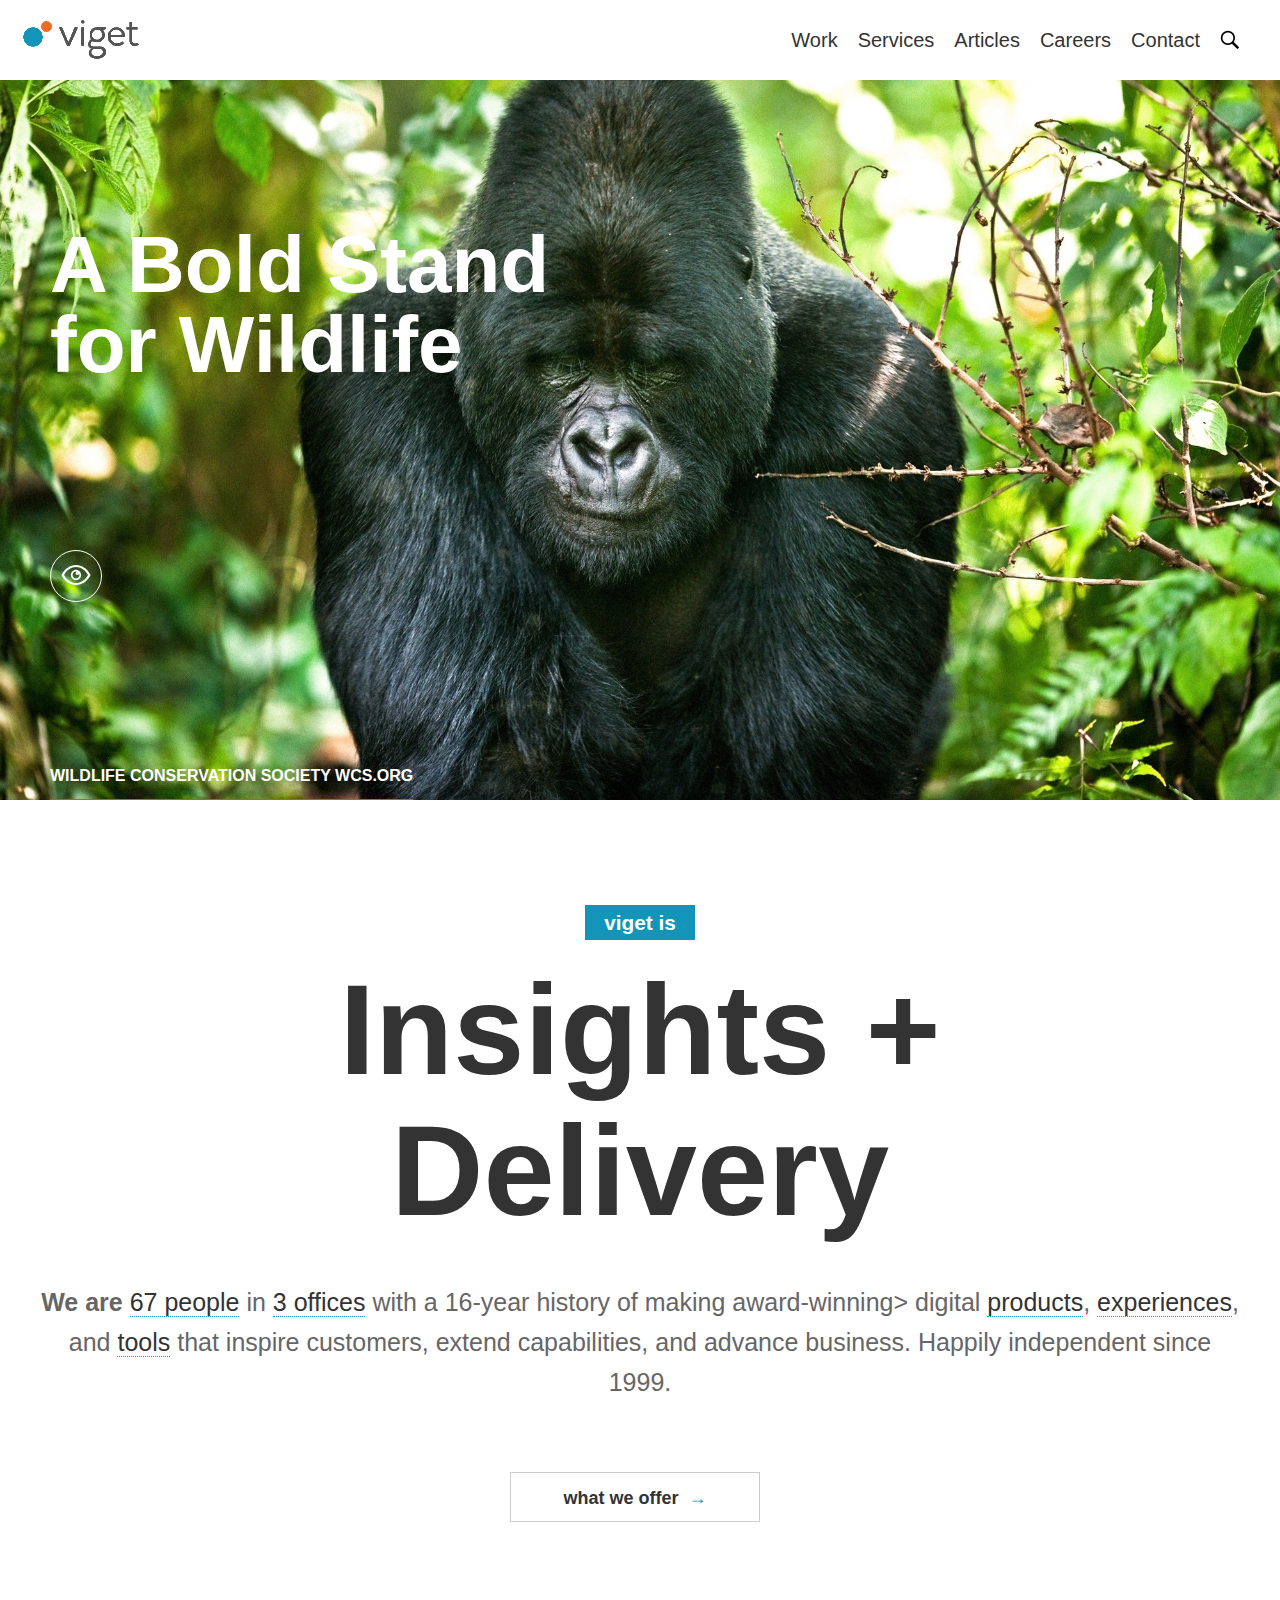
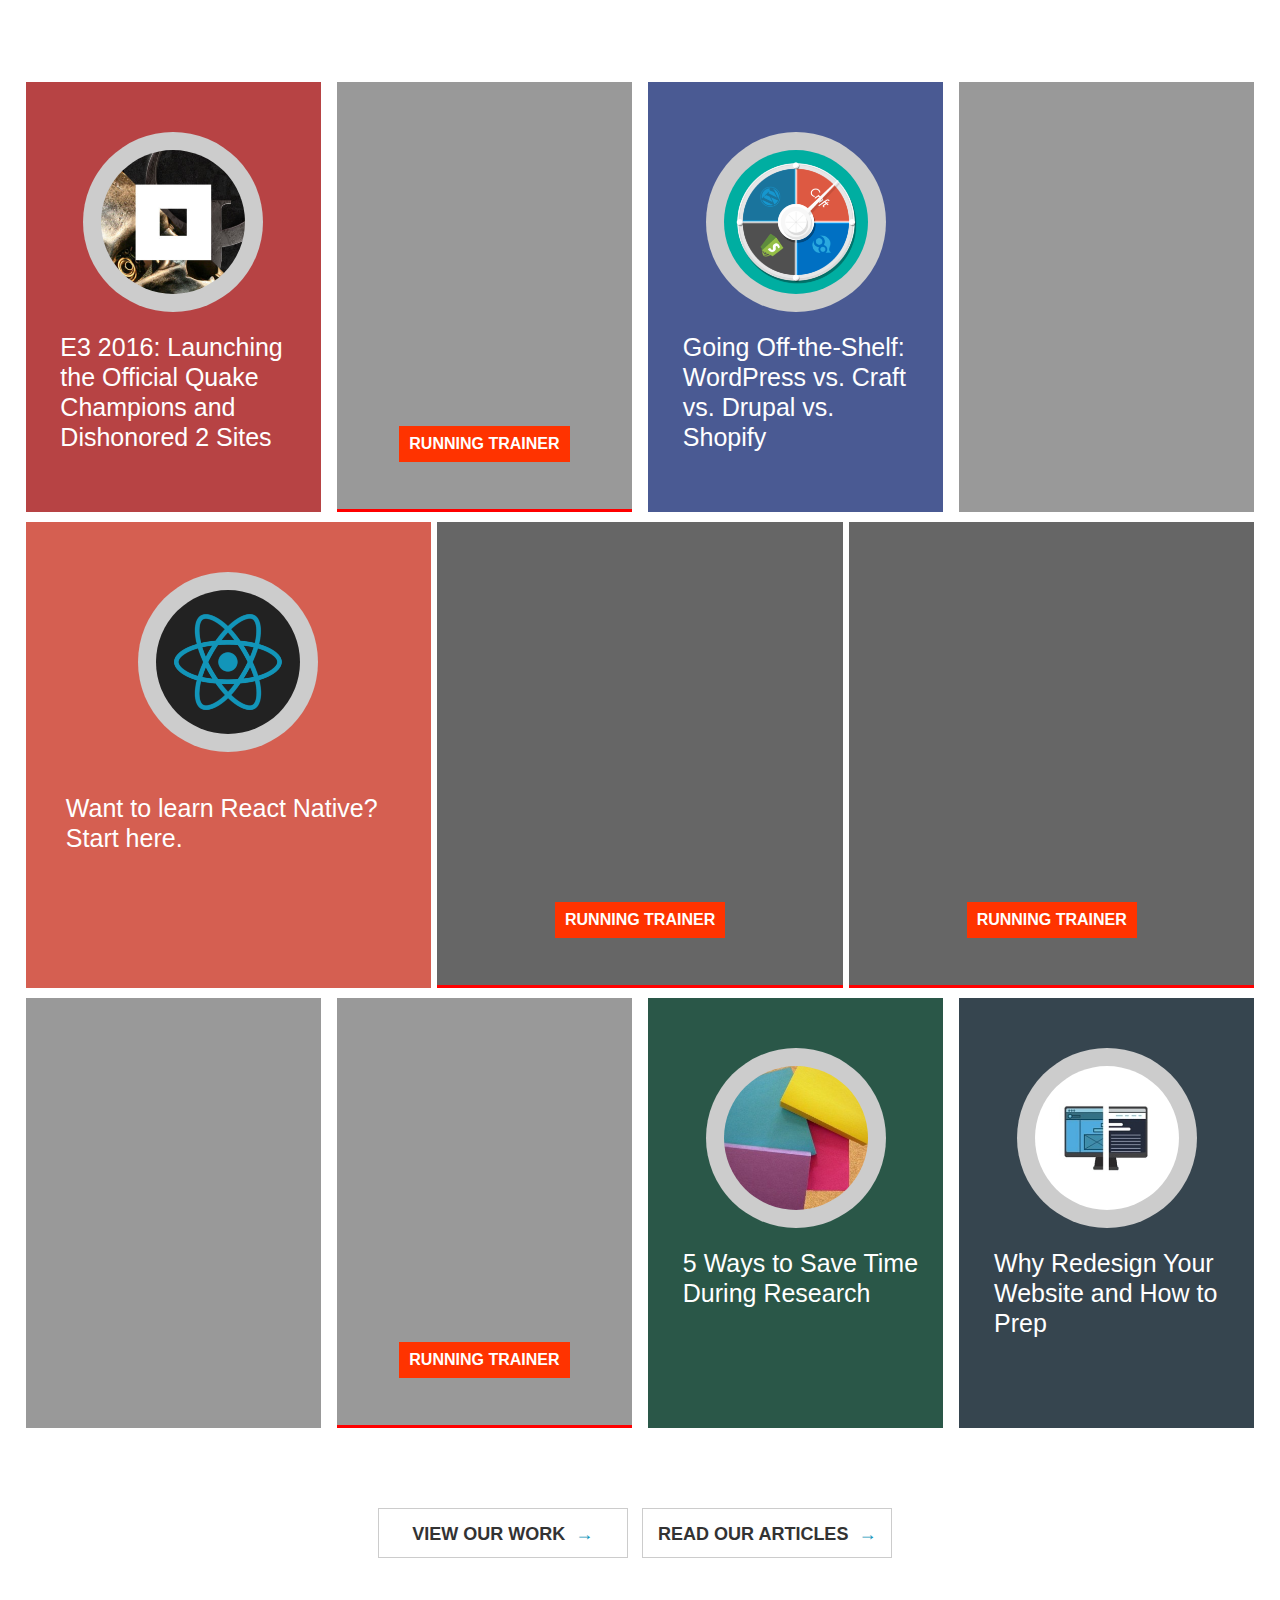
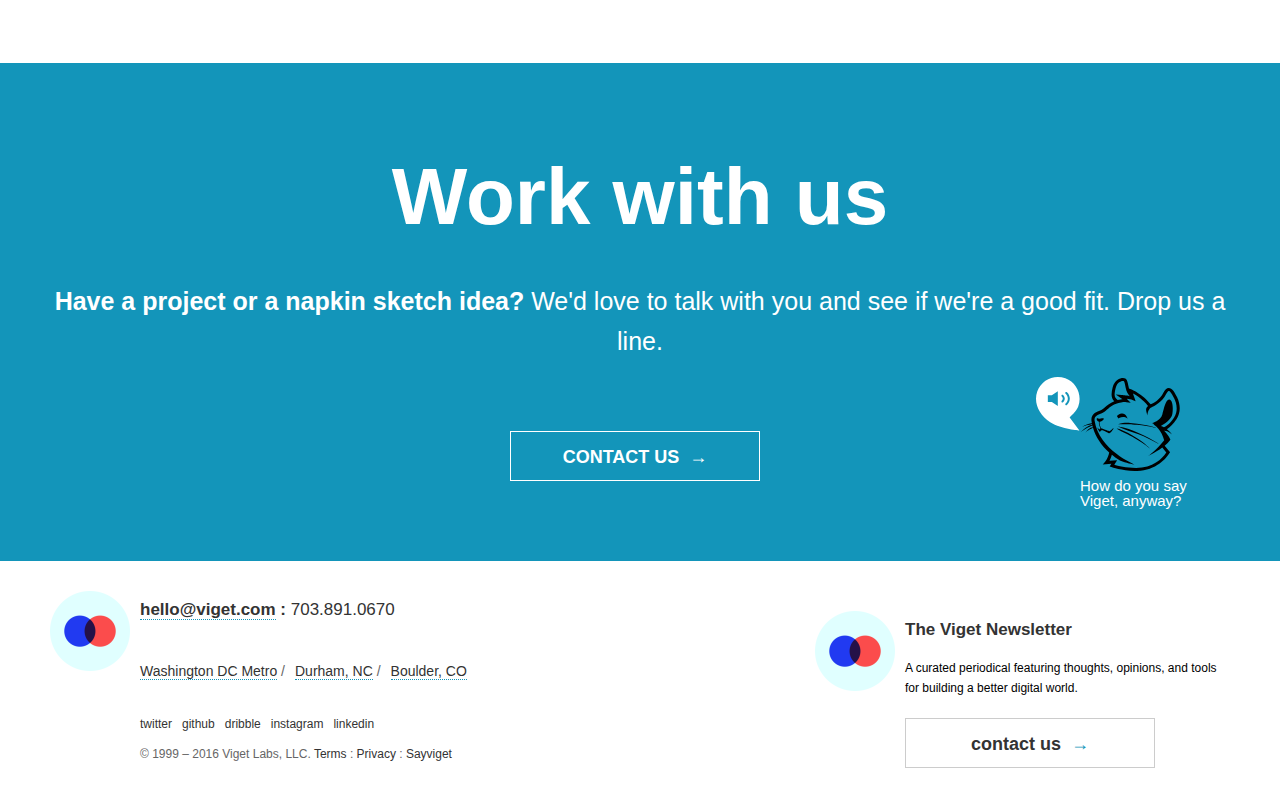
<file: index.html>
<!doctype html>
<html>
	<head>
		<meta http-equiv="content-type" content="text/html; charset=UTF-8">
        <meta name="viewport" content="width=device-width,initial-scale=1.0,minimum-scale=1.0,maximum-scale=1.0">
		<title>[viget]juhee 페이지</title>
		<link rel="stylesheet" href="./css/reset.css" type="text/css">
		<link rel="stylesheet" href="./css/style.css" type="text/css">
        <script src="./js/jquery.min.js"></script>
        <script src="./js/jquery-ui.min.js"></script>	
        <!-- 모바일 메뉴 animate -->
        <script type="text/javascript">
			
			$(document).ready(function(e) {
            	$("#m_menu_open").on("click",onMobile);
				$("#m_menu_close").on("click",onMobileClose);
            });
			
			function onMobile(){
				$(".m_mainmenu").css("display","block");
				$(".m_mainmenu").animate({"left":"0px"},500,"easeOutCubic");
			};
			
			function onMobileClose(){
				$(".m_mainmenu").animate({"left":"100%"},500,"easeOutCubic",function(){
				$(".m_mainmenu").css("display","none");
				});
			};
			
			
		</script>

        
        <!-- 비쥬얼슬라이드 함수실행 -->
		<script type="text/javascript">

			var $visualWrap;
			var $visualShow;
			var $visualList;
			var $visualImg;
			var imgWidth;
			var imgHeight;
			var imgNum;
			var currentPosition;

		$(window).load(function(){
			
			$visualWrap=$(".main_visual_wrap");
			$visualShow=$(".visual_show");
			$visualList=$(".visual_list");
			$images=$(".visual_list li img");
			imgNum=$images.size();
			//alert(imgNum);						
			
			//윈도우 창이 열렸을때의 이미지, Wrap등의 크기를 정해줌
			imgWidth=$visualShow.width();
			$images.css("width",imgWidth);
			imgHeight=$images.height();
			$visualWrap.css("height", imgHeight);
			
			$visualList.css("width",imgWidth*imgNum);
			//alert($visualList.width());
			
			$visualWrap.on("mouseover",onArrowS);
			$visualWrap.on("mouseleave",onArrowE);
			$("#next_btn").on("click",onNext);

			});
			
			<!-- Arrow START/END Script -->
			function onArrowS(){
				$("#next_btn:not(:animated)").animate({"right":"0px"},100,"easeOutCubic");
			};	
			function onArrowE(){
				$("#next_btn:not(:animated)").animate({"right":"-10%"},100,"easeOutCubic");
			};								
			
			
			<!-- 비쥬얼슬라이드 이동 Script -->
			function onNext(){
				//alert($("#next_btn a").text());
				currentPosition=parseInt($visualList.css("left"));
				if(-currentPosition<$visualList.width()-imgWidth*2){
					//alert(currentPosition);
					$visualList.animate({"left":currentPosition-imgWidth},300,"easeOutCubic");
					$("#next_btn a svg").removeClass("leftArrow");
				}else if(-currentPosition==$visualList.width()-imgWidth*2){
					$visualList.animate({"left":currentPosition-imgWidth},300,"easeOutCubic");
					$("#next_btn a svg").addClass("leftArrow");	
				}
				else{
					$visualList.animate({"left":"0"},300,"easeOutCubic");
					$("#next_btn a svg").removeClass("leftArrow");
				}
			};
			
			//윈도우 창이 리사이즈 됐을때의 이미지, Wrap등의 크기를 정해줌
			$(window).resize(function(e) {
                imgWidth=$visualShow.width();
				$images.css("width",imgWidth);
				imgHeight=$images.height();
				$visualWrap.css("height", imgHeight);
				
				$visualList.css("width",imgWidth*imgNum);	
										
			});				
			
		
		</script>

		<script type="text/javascript">
		//함수 실행
		$(function(){
			$(".imgbox_list li").onSize();
		});
					
		//함수 선언
		$.fn.onSize = function(){
			return this.each(function(){
			
			var $obj = $(this);
			var $boxBtn = $obj.find(".box_btn");
			var $boxTxt = $obj.find(".box_txt");
			
				$obj.on("mouseover",onLarge);
				$obj.on("mouseleave",onSmall);
				
				// 마우스 오버시 이미지 확대
				function onLarge(){
					$obj.animate({"background-size":"133%"},300,"easeOutCubic");
					$boxTxt.animate({"top":"55%"},300,"easeOutCubic");
					$boxBtn.animate({"bottom":"55px"},300,"easeOutCubic");
				};
				
				//마우스 리브시 이미지 축소
				function onSmall(){
					$obj.animate({"background-size":"130%"},300,"easeOutCubic");
					$boxTxt.animate({"top":"56%"},300,"easeOutCubic");
					$boxBtn.animate({"bottom":"50px"},300,"easeOutCubic"); 
				};						
			});
		};
		
	</script>
	</head>
	<body>
	<header class="menu_header">
    	<h1><span class="logo"><a href="./index.html"><img src="./img/logo.png" alt="viget"></a></span></h1>
    	<!-- S : PC 메인메뉴 -->
        <div class="pc_mainmenu">
        	<nav>
                <ul class="pc_mainmenu_list">
                    <li><a href="./work.html">Work</a></li>
                    <li><a href="./services.html">Services</a></li>
                    <li><a href="./articles.html">Articles</a></li>
                    <li><a href="./careers.html">Careers</a></li>
                    <li><a href="./contact.html">Contact</a></li>
                    <li><a href="#"><img src="./img/common-search-lookup-glyph-20.png" alt="find"></a></li>
                </ul>
            </nav>
        </div>
    	<!-- E : PC 메인메뉴 --> 
        <!-- S : Mobile 메인메뉴 -->
        <a id="m_menu_open" href="#"><img src="./img/menu-alt-16.png" alt="메뉴오픈"></a>
        <div class="m_mainmenu">
        	<nav>
            	<ul class="m_mainmenu_list">
                    <li><a href="./work.html">Work</a></li>
                    <li><a href="./services.html">Services</a></li>
                    <li><a href="./articles.html">Articles</a></li>
                    <li><a href="./careers.html">Careers</a></li>
                    <li><a href="./contact.html">Contact</a></li>
                    <li><a href="#"><img src="./img/common-search-lookup-glyph-20.png" alt="find"></a></li>
                </ul>
            </nav>
            <a id="m_menu_close" href="#"><img src="./img/Cross_Cricle-20.png" alt="닫기"></a>
        </div>
        <!-- E : Mobile 메인메뉴 -->               
    </header>
    
    <div class="main">
    	<!-- 비쥬얼 -->
        <section class="main_visual_wrap">
			<div class="visual_show">
        		<ul class="visual_list bxslider">
            		<li>
                        <img src="./img/WCS-Hero.jpg?" alt="gorilla">
                        <p class="visual_title">A Bold Stand<br>for Wildlife</p>
                        <p class="visual_eye"><svg xmlns="http://www.w3.org/2000/svg" width="30" height="22" viewBox="0 0 30 22"><path d="M15 5.774c-2.8 0-5.078 2.343-5.078 5.225s2.278 5.226 5.078 5.226c2.801 0 5.078-2.344 5.078-5.226s-2.277-5.225-5.078-5.225zm0 8.761c-1.885 0-3.418-1.587-3.418-3.536s1.533-3.535 3.418-3.535c.218 0 .431.026.638.067-.608.302-1.033.937-1.033 1.676 0 1.029.817 1.867 1.821 1.867.836 0 1.533-.584 1.746-1.372.156.402.246.838.246 1.297 0 1.949-1.533 3.536-3.418 3.536zm14.439-3.756c-2.986-6.036-8.517-9.787-14.439-9.787-5.921 0-11.453 3.751-14.438 9.787-.068.139-.068.302 0 .44 2.985 6.037 8.517 9.789 14.438 9.789 5.922 0 11.453-3.752 14.439-9.788.069-.139.069-.302 0-.441zm-14.439 8.241c-4.866 0-9.431-3.066-11.958-8.02 2.527-4.954 7.092-8.021 11.958-8.021 4.867 0 9.432 3.067 11.959 8.021-2.527 4.953-7.092 8.02-11.959 8.02z"></path></svg></p>
                        <p class="visual_link">WILDLIFE CONSERVATION SOCIETY <spna>WCS.ORG<span/></p>                  
                	</li>
                    <li>
                    	<img src="./img/dsg-wmsfit-home-hero.jpg" alt="fight">
                        <p class="visual_title">Strong Is the<br>New Skinny</p>
                        <p class="visual_eye"><svg xmlns="http://www.w3.org/2000/svg" width="30" height="22" viewBox="0 0 30 22"><path d="M15 5.774c-2.8 0-5.078 2.343-5.078 5.225s2.278 5.226 5.078 5.226c2.801 0 5.078-2.344 5.078-5.226s-2.277-5.225-5.078-5.225zm0 8.761c-1.885 0-3.418-1.587-3.418-3.536s1.533-3.535 3.418-3.535c.218 0 .431.026.638.067-.608.302-1.033.937-1.033 1.676 0 1.029.817 1.867 1.821 1.867.836 0 1.533-.584 1.746-1.372.156.402.246.838.246 1.297 0 1.949-1.533 3.536-3.418 3.536zm14.439-3.756c-2.986-6.036-8.517-9.787-14.439-9.787-5.921 0-11.453 3.751-14.438 9.787-.068.139-.068.302 0 .44 2.985 6.037 8.517 9.789 14.438 9.789 5.922 0 11.453-3.752 14.439-9.788.069-.139.069-.302 0-.441zm-14.439 8.241c-4.866 0-9.431-3.066-11.958-8.02 2.527-4.954 7.092-8.021 11.958-8.021 4.867 0 9.432 3.067 11.959 8.021-2.527 4.953-7.092 8.02-11.959 8.02z"></path></svg></p>
                        <p class="visual_link">Dick's Sporting Goods<spna>Women's Fitness<span/></p>   
                    </li>
                    <li>
                    	<img src="./img/derbynbc2.jpg" alt="flower">
                        <p class="visual_title">A Bold Stand<br>for Wildlife</p>
                        <p class="visual_eye"><svg xmlns="http://www.w3.org/2000/svg" width="30" height="22" viewBox="0 0 30 22"><path d="M15 5.774c-2.8 0-5.078 2.343-5.078 5.225s2.278 5.226 5.078 5.226c2.801 0 5.078-2.344 5.078-5.226s-2.277-5.225-5.078-5.225zm0 8.761c-1.885 0-3.418-1.587-3.418-3.536s1.533-3.535 3.418-3.535c.218 0 .431.026.638.067-.608.302-1.033.937-1.033 1.676 0 1.029.817 1.867 1.821 1.867.836 0 1.533-.584 1.746-1.372.156.402.246.838.246 1.297 0 1.949-1.533 3.536-3.418 3.536zm14.439-3.756c-2.986-6.036-8.517-9.787-14.439-9.787-5.921 0-11.453 3.751-14.438 9.787-.068.139-.068.302 0 .44 2.985 6.037 8.517 9.789 14.438 9.789 5.922 0 11.453-3.752 14.439-9.788.069-.139.069-.302 0-.441zm-14.439 8.241c-4.866 0-9.431-3.066-11.958-8.02 2.527-4.954 7.092-8.021 11.958-8.021 4.867 0 9.432 3.067 11.959 8.021-2.527 4.953-7.092 8.02-11.959 8.02z"></path></svg></p>
                        <p class="visual_link">NBC Sports<spna>Kentucky Derby Social Brooch<span/></p>   
                    </li>
                    <li>
                    	<img src="./img/politico-homepage-carousel-grid-050316.png" alt="vote">
                        <p class="visual_title">Enter the<br>Political Arena</p>
                        <p class="visual_eye"><svg xmlns="http://www.w3.org/2000/svg" width="30" height="22" viewBox="0 0 30 22"><path d="M15 5.774c-2.8 0-5.078 2.343-5.078 5.225s2.278 5.226 5.078 5.226c2.801 0 5.078-2.344 5.078-5.226s-2.277-5.225-5.078-5.225zm0 8.761c-1.885 0-3.418-1.587-3.418-3.536s1.533-3.535 3.418-3.535c.218 0 .431.026.638.067-.608.302-1.033.937-1.033 1.676 0 1.029.817 1.867 1.821 1.867.836 0 1.533-.584 1.746-1.372.156.402.246.838.246 1.297 0 1.949-1.533 3.536-3.418 3.536zm14.439-3.756c-2.986-6.036-8.517-9.787-14.439-9.787-5.921 0-11.453 3.751-14.438 9.787-.068.139-.068.302 0 .44 2.985 6.037 8.517 9.789 14.438 9.789 5.922 0 11.453-3.752 14.439-9.788.069-.139.069-.302 0-.441zm-14.439 8.241c-4.866 0-9.431-3.066-11.958-8.02 2.527-4.954 7.092-8.021 11.958-8.021 4.867 0 9.432 3.067 11.959 8.021-2.527 4.953-7.092 8.02-11.959 8.02z"></path></svg></p>
                        <p class="visual_link">Politico <spna>2016 Election Coverage<span/></p>   
                    </li>
            	</ul>
                <span id="next_btn"><a href="#"><svg xmlns="http://www.w3.org/2000/svg" width="22" height="16" viewBox="0 0 22 16" ><path d="M13.66 0l-1.389 1.414 5.487 5.586h-17.276v2h17.275l-5.486 5.586 1.389 1.414 7.857-8-7.857-8z"></path></svg></a></span>
			</div>         
        </section>
    	
        <!-- 어바웃 -->        
		<section class="main_about">
        	<h2>About Viget</h2>
            <article class="about_wrap">
                <div class="top_box">viget is</div>
                <div class="txt_wrap">
                    <p class="title">Insights +<br>Delivery</p>
                    <p class="txt"><span class="strong">We are</span> <a href="#" class="dotted_link" alt="67 people">67 people</a> in <a href="#" class="dotted_link" alt="3 offices">3 offices</a> with a 16-year history of making award-winning> digital <a href="#" class="dotted_link" alt="products">products</a>, <a href="#" class="dotted_link" alt="exeperiences">experiences</a>, and <a href="#" class="dotted_link" alt="tools">tools</a> that inspire customers, extend capabilities, and advance business. Happily independent since 1999.
                    </p>
                </div>
                <div class="btn_wrap"><button class="bottom_btn">what we offer<span>→</span></button></div> 
        	</article>                 
        </section>
        
        <!-- 컨텐츠 -->
        <section class="main_cont">
        	<h2>Featured Articles</h2>
            <article>
 	        	<div class="cont_wrap">
                    <ul class="imgbox_list">
                        <li class="img_box" id="box_01">
                            <a href="#" class="box_ver1">
                                <div class="box_win">
                                    <img src="./img/amanda-post-circle.jpg"><br>
                                </div>
                                <div class="box_wave"><svg><use xmlns:xlink="http://www.w3.org/1999/xlink" xlink:href="#white-waves"></use></svg></div>
                                <span class="box_txt">E3 2016: Launching the Official Quake Champions and Dishonored 2 Sites</span>
                            </a>
                        </li>
                        <li class="img_box" id="box_02">
                            <a href="#" class="box_ver1"><span class="box_btn">RUNNING TRAINER</span><span class="under_line"></span></a>
                        </li>
                        <li class="img_box" id="box_03">
                            <a href="#" class="box_ver1">
                                <div class="box_win">
                                    <img src="./img/pasted_image_at_2016_03_10_11_40_am.png"><br>
                                </div>
                                <div class="box_wave"><svg><use xmlns:xlink="http://www.w3.org/1999/xlink" xlink:href="#white-waves"></use></svg></div>
                                <span class="box_txt">Going Off-the-Shelf: WordPress vs. Craft vs. Drupal vs. Shopify</span>
                            </a>
                        </li>
                        <li class="img_box" id="box_04"><a href="#" class="box_ver1"></a></li>
                        <li class="img_box_ver2" id="box_05">
                            <a href="#" class="box_ver2">
                                <div class="box_win">
                                    <img src="./img/react-logo-wide.png"><br>
                                </div>
                                <div class="box_wave"><svg><use xmlns:xlink="http://www.w3.org/1999/xlink" xlink:href="#white-waves"></use></svg></div>
                                <span class="box_txt">Want to learn React Native? Start here.</span>
                            </a>
                        </li>
                        <li class="img_box_ver2" id="box_06"><a href="#" class="box_ver2"><span class="box_btn">RUNNING TRAINER</span><span class="under_line"></span></a></li>
                        <li class="img_box_ver2" id="box_07"><a href="#" class="box_ver2"><span class="box_btn">RUNNING TRAINER</span><span class="under_line"></span></a></li>
                        <li class="img_box_ver3" id="box_08"><a href="#" class="box_ver3"></a></li>
                        <li class="img_box_ver3" id="box_09"><a href="#" class="box_ver3"><span class="box_btn">RUNNING TRAINER</span><span class="under_line"></span></a></li>
                        <li class="img_box_ver3" id="box_10">
                            <a href="#" class="box_ver3">
                                <div class="box_win">
                                    <img src="./img/Sticky-Notes.jpg"><br>
                                </div>
                                <div class="box_wave"><svg><use xmlns:xlink="http://www.w3.org/1999/xlink" xlink:href="#white-waves"></use></svg></div>
                                <span class="box_txt">5 Ways to Save Time During Research</span>                    
                            </a>
                        </li>
                        <li class="img_box_ver3" id="box_11">
                            <a href="#" class="box_ver3">
                                <div class="box_win">
                                    <img src="./img/Untitled-design-1.jpg"><br>
                                </div>
                                <div class="box_wave"><svg><use xmlns:xlink="http://www.w3.org/1999/xlink" xlink:href="#white-waves"></use></svg></div>
                                <span class="box_txt">Why Redesign Your Website and How to Prep</span>
                            </a>
                        </li>
                    </ul>
            	</div>
                <div class="btn_wrap">
                    <button class="bottom_btn">VIEW OUR WORK<span>→</span></button>
                    <button class="bottom_btn">READ OUR ARTICLES<span>→</span></button>
                </div>           
            </article>
        </section>
	</div>        
    
    <!-- 푸터 -->
    <footer>
    	<h2>Site Footer</h2>
        <!-- 연락 -->
            <article class="footer_contact">
            	<h3>Contact Us</h3>
                <div class="txt_wrap">
                    <p class="contact_tt title">Work with us</p>
                    <p class="contact_tx txt"><span class="strong">Have a project or a napkin sketch idea?</span class="strong"> We'd love to talk with you and see if we're a good fit. Drop us a line.</p>
                </div>
                <div class="btn_wrap">
                    <button class="contact_btn bottom_btn">CONTACT US<span>→</span></button>
                </div>
                <div class="mouse">
                <svg class="sayviget-bubble" xmlns="http://www.w3.org/2000/svg" width="43.62" height="53.48" viewBox="0 0 43.62 53.48">
    <path class="bubble" fill="#fff" d="M42.26 29.61c4.18-11.38-1.59-24.03-12.89-28.24-11.31-4.21-23.86 1.6-28.04 12.99s1.91 24.07 12.89 30.88c11.7 7.25 29.19 8.24 29.19 8.24l-9.74-13.06c.01 0 6.89-6.19 8.59-10.81z"></path>
    <path class="speaker" fill="#1395BA" d="M11.83 18.13v7h4l6 4v-15l-6 4h-4zm19.11-2.97c-.41-.37-1.04-.34-1.41.07-.18.2-.27.45-.26.72.01.27.13.51.33.69 1.44 1.31 2.23 3.08 2.23 4.97s-.79 3.66-2.23 4.97c-.2.18-.31.42-.33.69-.01.27.08.52.26.72.19.21.46.33.74.33.25 0 .49-.09.67-.26 1.86-1.69 2.89-3.98 2.89-6.45s-1.02-4.76-2.89-6.45zm-3.89 2.75c-.42-.36-1.05-.3-1.41.11-.36.42-.31 1.05.11 1.41.65.55 1.03 1.35 1.03 2.18 0 .83-.37 1.63-1.03 2.18-.42.36-.47.99-.11 1.41.19.22.47.35.76.35.24 0 .47-.08.65-.24 1.1-.94 1.73-2.29 1.73-3.71 0-1.41-.63-2.76-1.73-3.69z"></path>
    </svg>
    <svg class="sayviget-rat" xmlns="http://www.w3.org/2000/svg" width="98.76" height="93.02" viewBox="0 0 98.76 93.02"><path d="M46.59 40.63s-1.56-5.57-6-5.1c-2.01.22-2.86.95-4.7 2.58l1.5 2.32c0 .01 4.78-3.4 9.2.2zm49.07.39c4-6.2 4.13-13.98.35-21.9-2.63-5.52-5.03-9.19-8.21-9.21h-.02c-2.06 0-3.83 1.56-5.4 4.76-3.43 6.98-9.58 10.17-12.73 11.64-8.16-10.65-19.27-14.96-19.75-15.15l-1.95-.74c-.13-.49-.25-1.01-.34-1.57-.9-5.51-1.73-8.85-5.67-8.85-2.99 0-8.53 2.03-10.31 9.62-1.32 5.64-1.96 10.09 1.59 13.54-4.25 1.74-7.03 4.2-9.23 6.15-1.53 1.36-2.85 2.54-4.17 3.02l-.69.24c-2.88.98-9.61 3.26-8.61 10.45.11.77.24 1.53.38 2.29-.47.01-.94.05-1.41.11-.98.12-1.92.49-2.85.81-.93.33-1.84.69-2.74 1.1-.89.42-1.76.86-2.59 1.4l.05.09c.89-.39 1.8-.72 2.72-1.01.92-.3 1.85-.57 2.78-.79.94-.23 1.9-.33 2.82-.59.45-.13.9-.25 1.35-.39l.15.69c-.63.13-1.25.31-1.85.52-1.23.43-2.33 1.14-3.42 1.83-1.08.7-2.12 1.46-3.12 2.26-.95.81-1.91 1.66-2.79 2.58l.07.08c.98-.8 2-1.56 3.06-2.26 1.05-.71 2.12-1.37 3.23-1.96 1.11-.6 2.28-1.05 3.39-1.6.53-.26 1.07-.5 1.61-.74.14.57.29 1.13.45 1.69-.51.07-1.01.2-1.5.37-.82.28-1.52.8-2.22 1.3-.7.5-1.35 1.05-1.95 1.65-.59.62-1.14 1.26-1.56 2l.09.06c.54-.62 1.16-1.18 1.82-1.67.65-.51 1.34-.95 2.05-1.35.72-.4 1.49-.66 2.2-1.05l1.25-.7c2.69 9.13 8.2 17.55 16.22 24.76-.46 2.06-1.65 6.49-3.92 9.07l-2.49 2.83 8.57-.68-1.69 2.75 1.75.64c.43.16 10.82 3.91 24.58 3.91 20.11 0 30.13-12.51 33.51-17.89l.59-.94-5.45-6.5c2.11-1.81 4.11-3.81 5.78-6 0 0-2.31-5.28-6.32-8.97 3.96-.13 8.13 3.95 8.13 3.95-1.44-2.32-3.32-4.12-5.32-5.53 2.99-1.89 6.31-4.81 9.73-10.12zm-61.05-30.71c1.68-7.18 7.09-7.26 7.32-7.26.94 0 1.62 0 2.64 6.29.78 4.77 2.9 7.53 4.18 8.8-3.42-.61-7.42-.97-8.04-1.02l-5.93-.51 4.94 3.3c.01.01.74.49 1.72 1.25-.53.06-1.13.14-1.84.25-1.04.16-2.02.37-2.95.6-3.55-2.32-3.62-4.97-2.04-11.7zm48.32 39.04c-1.03-.52-2.05-.96-3.03-1.33 3.61-2.02 10.68-6.78 11.46-12 1.01-6.73.3-14.03-3.05-14.53-3.35-.5-5.35 8.86-6.99 14.95-1.72 6.4-10.3 8.59-10.3 8.59l2.19 1.28c-.52-.07-.83-.1-.83-.1 8.63 5.96 9.99 14.08 10.84 15.98-7.83 10.22-16.22 15.94-16.33 16 0 0 7.33-3.16 14.38-8.57l4.04 4.82c-4.17 6.2-13.27 15.53-30.3 15.53-9.95 0-18.22-2.1-21.72-3.14l2.85-4.63-7.65.61c1.12-2.07 1.86-4.33 2.33-6.06l.73.6c4.06 3.22 6.22 4.88 9.96 6.24 5.53 2.01 12.56 3.15 12.56 3.15-.33-.13-36.38-14.61-40.5-44.13-.6-4.33 3.07-5.95 6.56-7.14l.76-.26c1.87-.69 3.39-2.04 5.16-3.61 3.02-2.69 6.79-6.04 14.05-7.16 2.79-.43 3.55-.39 5.33-.21l4.29.43-3.05-3.03c-.29-.29-.59-.58-.9-.85 2.27.32 4.58.73 5.75 1.18l3.1 1.21-1.09-3.13c-.55-1.57-1.1-3.17-1.55-4.52 3.71 1.96 10 5.93 15.06 12.41-1.01.91-1.9 2.15-1.94 3.45-.06 1.7 1.3 5.99 1.3 5.99.13-.88.51-5.99 3.67-7.86l.28-.13c2.92-1.34 10.67-4.91 14.81-13.35 1.39-2.82 2.37-3.05 2.64-3.05.87 0 2.52 1.3 5.46 7.47 1.91 4.01 4.44 11.81-.16 18.94-3.67 5.65-7.04 8.26-10.17 9.96zm-26.74-3.63c-1.58-.21-3.17-.39-4.76-.53l-2.39-.21c-.8-.07-1.6-.14-2.4-.17-1.61-.07-3.22.04-4.82.24-1.6.21-3.18.54-4.71 1.09l.03.15 4.76.03c1.57.01 3.14.06 4.71.04l2.36-.03c.79.01 1.58.02 2.37.07 1.58.09 3.15.22 4.72.38 3.14.33 6.28.77 9.4 1.32 3.13.52 6.24 1.14 9.34 1.82l.04-.15c-3.03-.97-6.12-1.74-9.24-2.42-3.1-.64-6.24-1.21-9.41-1.63zm1.8 9.5c-3.37-1.46-6.77-2.88-10.24-4.1-3.48-1.19-7-2.27-10.71-2.66l-.04.14c3.32 1.67 6.78 2.82 10.22 4.04 3.45 1.19 6.9 2.37 10.3 3.7 3.4 1.32 6.77 2.74 10.08 4.29 3.32 1.53 6.61 3.14 9.75 5.01l.08-.13c-3.05-2.05-6.25-3.85-9.49-5.57-3.26-1.68-6.58-3.25-9.95-4.72zm3.59 8.87c-2.59-1.93-5.27-3.74-8.04-5.42-1.38-.84-2.78-1.66-4.18-2.46-1.4-.81-2.81-1.61-4.27-2.32-1.45-.72-2.95-1.35-4.47-1.91-1.52-.56-3.07-1.05-4.68-1.37l-.06.14c1.38.89 2.79 1.65 4.21 2.41 1.42.75 2.85 1.47 4.29 2.17s2.9 1.36 4.33 2.07c1.43.71 2.85 1.46 4.24 2.26 2.79 1.58 5.52 3.25 8.17 5.06 2.66 1.79 5.25 3.7 7.65 5.82l.11-.11c-1.11-1.17-2.31-2.26-3.54-3.3-1.21-1.05-2.47-2.06-3.76-3.04zm-30-13.41c-.88 1.08-2.33 1.99-2.87 2.32-.54.33-.46.2-1.28-.17-.7-.31-5.73-2.12-7.29-2.68-1.98-3.09-1.62-5.64-1.46-6.38 1.77 0 3.55-1.43 4.01-2.41.23-.5.08-.8-.03-.93-.35-.41-.9-.34-1.73-.1-.62.18-1.47.42-2.57.42-.33 0-.71-.11-1.07-.21-.62-.17-1.17-.27-1.46.02-.26.26-.15.73 0 1.08.36.86 1.18 1.77 2.23 2.04-.2.89-.5 3.44 1.41 6.56-.33.42-.98 1.23-1.24 1.23-.36 0-1.02-1.01-1.43-1.62s-.5.09.62 2.16c.79 1.44 1.08 1.69 1.53 1.69.46 0 .7-1.36 1.82-1.36s2.73.61 4.59 1.62c1.86 1.01 2.25 1.22 3.07 1.22.82 0 3.1-2.88 3.72-4 .62-1.11.32-1.58-.57-.5z"></path><defs><clipPath clipPathUnits="objectBoundingBox" id="clip-triangle"><polygon points="0, 1 1, 0 1, 1"></polygon></clipPath></defs></svg>
                <svg class="waves"><use xmlns:xlink="http://www.w3.org/1999/xlink" xlink:href="#dark-blue-waves"></use></svg>
                <span class="how">How do you <strong>say</strong></br>Viget, anyway?</span>           
                </div>
        </article>
        <article class="footer_con">
            <div class="location_wrap">
                <h3>Office Locations</h3>
                <div class="footer_logo"><img src="./img/empathy.png"></div>  
                <div class="location_txt">
                    <div class="title"><span class="strong"><a href="#" class="dotted_link">hello@viget.com</a> :</span> 703.891.0670</div>
                    <ul class="location_list">
                        <li><a href="#" class="dotted_link">Washington DC Metro</a> / </li> 
                        <li><a href="#" class="dotted_link">Durham, NC</a> / </li>
                        <li><a href="#" class="dotted_link">Boulder, CO</a></li>
                    </ul>
                    <div class="news_wrap">
                		<h3>Viget Newsletter</h3>
                		<div class="footer_logo"><img src="./img/empathy.png"></div>
                		<div class="news_txt">
                    		<p class="title"><span class="strong">The Viget Newsletter</span></p>
                    		<p class="txt">A curated periodical featuring thoughts, opinions, and tools for building a better digital world.</p>
                    		<button class="news_btn bottom_btn">contact us<span>→</span></button>
                		</div>
            		</div>
                    <h3>Social Links</h3>
                    <ul class="sns_list">
                        <li><a href="#" title="twitter">twitter</a></li>
                        <li><a href="#" title="github">github</a></li>
                        <li><a href="#" title="dribble"> dribble</a></li>
                        <li><a href="#" title="instagram">instagram</a></li>
                        <li><a href="#" title="linkedin">linkedin</a></li>
                    </ul>
                    <p class="copyright">© 1999 – 2016 Viget Labs, LLC. <a href="#">Terms</a> : <a href="#">Privacy</a> : <a href="#">Sayviget</a></p>        
                </div>      
            </div>
    	</article>
    </footer>
</body>

</html>
</file>
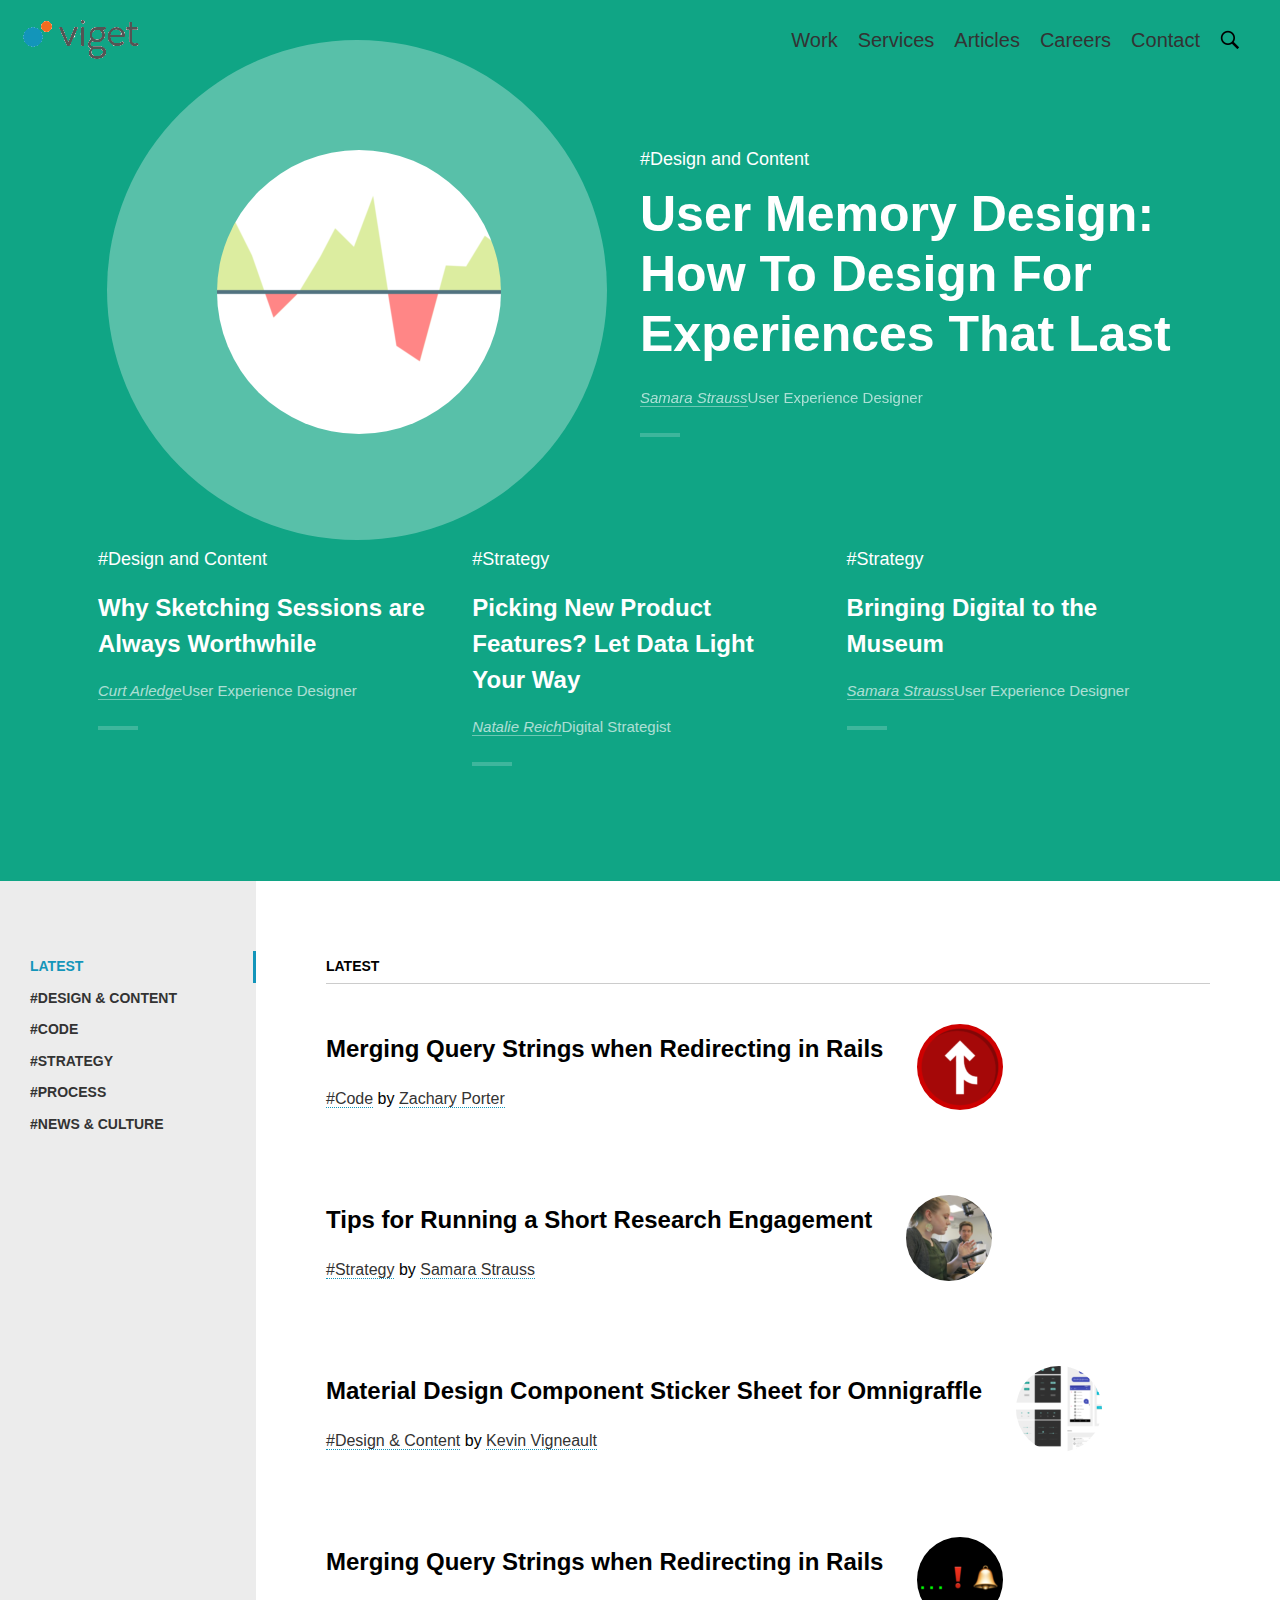
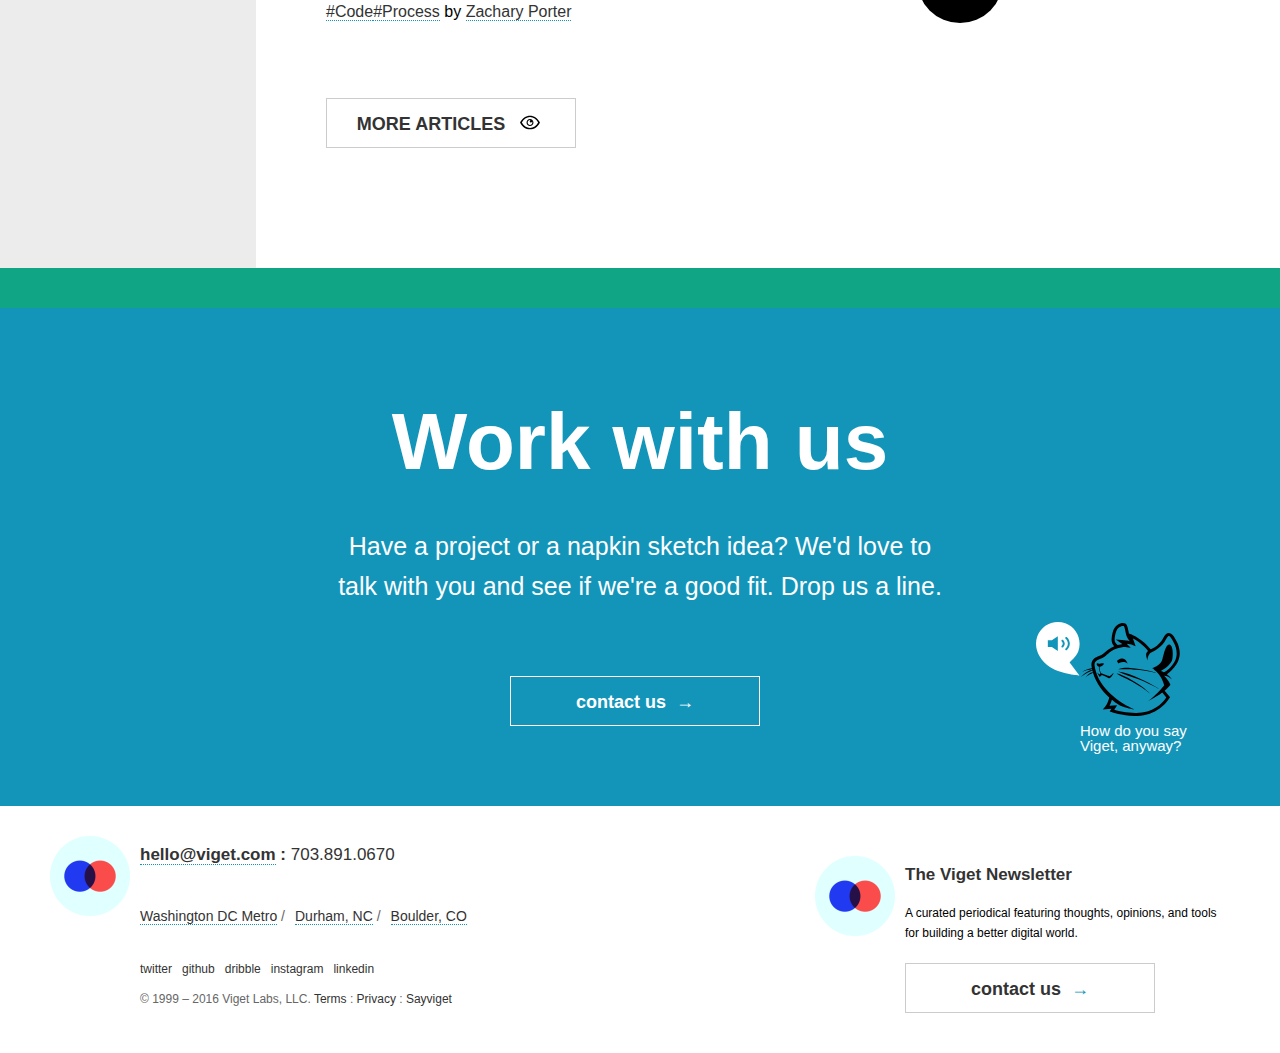
<file: articles.html>
<!doctype html>
<html>
	<head>
		<meta http-equiv="content-type" content="text/html; charset=UTF-8">
        <meta name="viewport" content="width=device-width,initial-scale=1.0,minimum-scale=1.0,maximum-scale=1.0">        
		<title>[viget]service 서브페이지</title>
		<link rel="stylesheet" href="./css/reset.css" type="text/css">
		<link rel="stylesheet" href="./css/style.css" type="text/css">
        <script src="./js/jquery.min.js"></script>
        <script src="./js/jquery-ui.min.js"></script>
		
        <!-- 모바일 메뉴 animate -->
        <script type="text/javascript">
			
			$(document).ready(function(e) {
            	$("#m_menu_open").on("click",onMobile);
				$("#m_menu_close").on("click",onMobileClose);
            });
			
			function onMobile(){
				$(".m_mainmenu").css("display","block");
				$(".m_mainmenu").animate({"left":"0px"},500,"easeOutCubic");
			};
			
			function onMobileClose(){
				$(".m_mainmenu").animate({"left":"100%"},500,"easeOutCubic",function(){
				$(".m_mainmenu").css("display","none");
				});
			};
		</script>
        
        <!-- Articles tab Panel -->
        <script type="text/javascript">
			
			var $tab;
			var $panel;
			
			$(document).ready(function(e) {
				$tab = $(".tab_list>li>a")
                $panel = $(".panel_list>li");
				
				$panel.hide();
				$("#tab1").show();
				$tab.on("click", onShow);
            });
			
			function onShow(){
				$tab.removeClass("current");
				$(this).addClass("current");
				$panel.hide();
				$($(this).attr("href")).show();
				return false;
			};
		</script>
        
	</head>
	<body>
	<header id="art_menu" class="menu_header">
    	<h1><span class="logo"><a href="./index.html"><img src="./img/logo.png" alt="viget"></a></span></h1>
    	<!-- S : PC 메인메뉴 -->
        <div class="pc_mainmenu">
        	<nav>
                <ul class="pc_mainmenu_list">
                    <li><a href="./work.html">Work</a></li>
                    <li><a href="./services.html">Services</a></li>
                    <li><a href="./articles.html">Articles</a></li>
                    <li><a href="./careers.html">Careers</a></li>
                    <li><a href="./contact.html">Contact</a></li>
                    <li><a href="#"><img src="./img/common-search-lookup-glyph-20.png" alt="find"></a></li>
                </ul>
            </nav>
        </div>
    	<!-- E : PC 메인메뉴 --> 
        <!-- S : Mobile 메인메뉴 -->
        <a id="m_menu_open" href="#"><img src="./img/menu-alt-16.png" alt="메뉴오픈"></a>
        <div class="m_mainmenu">
        	<nav>
            	<ul class="m_mainmenu_list">
                    <li><a href="./work.html">Work</a></li>
                    <li><a href="./services.html">Services</a></li>
                    <li><a href="./articles.html">Articles</a></li>
                    <li><a href="./careers.html">Careers</a></li>
                    <li><a href="./contact.html">Contact</a></li>
                    <li><a href="#"><img src="./img/common-search-lookup-glyph-20.png" alt="find"></a></li>
                </ul>
            </nav>
            <a id="m_menu_close" href="#"><img src="./img/Cross_Cricle-20.png" alt="닫기"></a>
        </div>
        <!-- E : Mobile 메인메뉴 -->               
    </header>

    <main class="articles" role="main">
        <!-- articles -->
        <h1>Articles</h1>
        <section class="flex_3_grid">
        	<article class="memory_design">
            	<div class="img_left">
                	<span class="circle_img"><img src="./img/2016-05-24_User_Memory_Design_UXPA_DC.png"></span>
                    <div class="wave_wrap"></div>
                </div>
                <div class="txt_right detail_col">
                    <p class="category"><a href="#">#Design and Content</a></p>
                    <p class="title"><a href="#">User Memory Design: How To Design For Experiences That Last</a></p>
                    <p class="author"><a href="#">Samara Strauss</a>User Experience Designer</p>
                </div>
            </article>
            <ul class="flex_list">
                <li>
                    <div class="detail_col">
                        <p class="category"><a href="#">#Design and Content</a></p>
                        <p class="title"><a href="#">Why Sketching Sessions are Always Worthwhile</a></p>
                        <p class="author"><a href="#">Curt Arledge</a>User Experience Designer</p>
                    </div>
                </li>
                <li>
                    <div class="detail_col">
                        <p class="category"><a href="#">#Strategy</a></p>
                        <p class="title"><a href="#">Picking New Product Features? Let Data Light Your Way</a></p>
                        <p class="author"><a href="#">Natalie Reich</a>Digital Strategist</p>
                    </div>
                </li>
                <li>
                    <div class="detail_col">
                        <p class="category"><a href="#">#Strategy</a></p>
                        <p class="title"><a href="#">Bringing Digital to the Museum</a></p>
                        <p class="author"><a href="#">Samara Strauss</a>User Experience Designer</p>
                    </div>
                </li>

            </ul>
        </section>
        <section class="flex_2_grid">
        	<ul class="flex_list">
            	<li class="left_part">
                	<ul class="tab_list">
                    	<li><a href="#tab1" class="current">LATEST</a></li>
                        <li><a href="#tab2">#DESIGN & CONTENT</a></li>
                        <li><a href="#tab3">#CODE</a></li>
                        <li><a href="#tab4">#STRATEGY</a></li>
                        <li><a href="#tab5">#PROCESS</a></li>
                        <li><a href="#tab6">#NEWS & CULTURE</a></li>
                    </ul>
                </li>
                <li class="right_part">
                	<ul class="panel_list">
                    	<li id="tab1">
                        	<div>
                            	<p class="panel_title">LATEST</p>
                                <ul class="articles_list">
                                	<li>
                                        <table><tbody>
                                        <tr><td class="art_title">Merging Query Strings when Redirecting in Rails</td><td class="art_img"rowspan="2"><img src="./img/blog-thumb-merging-query-300x300-2-01.png"></td>
                                        <tr><td><a href="#" class="dotted_link">#Code</a> by <a href="#" class="dotted_link">Zachary Porter</a></td></tr>
                                        </tbody></table>
                                    </li>
                                	<li>
                                        <table><tbody>
                                        <tr><td class="art_title">Tips for Running a Short Research Engagement</td><td class="art_img"rowspan="2"><img src="./img/Research-cover-photo.png"></td>
                                        <tr><td><a href="#" class="dotted_link">#Strategy</a> by <a href="#" class="dotted_link">Samara Strauss</a></td></tr>
                                        </tbody></table>
                                    </li>
                                	<li>
                                        <table><tbody>
                                        <tr><td class="art_title">Material Design Component Sticker Sheet for Omnigraffle</td><td class="art_img"rowspan="2"><img src="./img/Material_Design_stickersheet_components.png"></td>
                                        <tr><td><a href="#" class="dotted_link">#Design & Content</a> by <a href="#" class="dotted_link">Kevin Vigneault</a></td></tr>
                                        </tbody></table>
                                    </li>
                                	<li>
                                        <table><tbody>
                                        <tr><td class="art_title">Merging Query Strings when Redirecting in Rails</td><td class="art_img"rowspan="2"><img src="./img/rspec-notified-small.png"></td>
                                        <tr><td><a href="#" class="dotted_link">#Code</a><a href="#" class="dotted_link">#Process</a> by <a href="#" class="dotted_link">Zachary Porter</a></td></tr>
                                        </tbody></table>
                                    </li>
					                <div class="btn_wrap"><button class="bottom_btn">MORE ARTICLES<span><svg xmlns="http://www.w3.org/2000/svg" width="30" height="15" viewBox="0 0 30 22"><path d="M15 5.774c-2.8 0-5.078 2.343-5.078 5.225s2.278 5.226 5.078 5.226c2.801 0 5.078-2.344 5.078-5.226s-2.277-5.225-5.078-5.225zm0 8.761c-1.885 0-3.418-1.587-3.418-3.536s1.533-3.535 3.418-3.535c.218 0 .431.026.638.067-.608.302-1.033.937-1.033 1.676 0 1.029.817 1.867 1.821 1.867.836 0 1.533-.584 1.746-1.372.156.402.246.838.246 1.297 0 1.949-1.533 3.536-3.418 3.536zm14.439-3.756c-2.986-6.036-8.517-9.787-14.439-9.787-5.921 0-11.453 3.751-14.438 9.787-.068.139-.068.302 0 .44 2.985 6.037 8.517 9.789 14.438 9.789 5.922 0 11.453-3.752 14.439-9.788.069-.139.069-.302 0-.441zm-14.439 8.241c-4.866 0-9.431-3.066-11.958-8.02 2.527-4.954 7.092-8.021 11.958-8.021 4.867 0 9.432 3.067 11.959 8.021-2.527 4.953-7.092 8.02-11.959 8.02z"></path></svg></span></button></div>                 
                                </ul>
                            </div>
                        </li>
                    	<li id="tab2">
                        	<div>
                            	<p class="panel_title">DESIGN & CONTENT</p>
                                <ul class="articles_list">
                                	<li>
                                        <table><tbody>
                                        <tr><td class="art_title">Merging Query Strings when Redirecting in Rails</td><td class="art_img"rowspan="2"><img src="./img/rspec-notified-small.png"></td>
                                        <tr><td><a href="#" class="dotted_link">#Code</a><a href="#" class="dotted_link">#Process</a> by <a href="#" class="dotted_link">Zachary Porter</a></td></tr>
                                        </tbody></table>
                                    </li>
                                    <li>
                                        <table><tbody>
                                        <tr><td class="art_title">Merging Query Strings when Redirecting in Rails</td><td class="art_img"rowspan="2"><img src="./img/blog-thumb-merging-query-300x300-2-01.png"></td>
                                        <tr><td><a href="#" class="dotted_link">#Code</a> by <a href="#" class="dotted_link">Zachary Porter</a></td></tr>
                                        </tbody></table>
                                    </li>
                                	<li>
                                        <table><tbody>
                                        <tr><td class="art_title">Tips for Running a Short Research Engagement</td><td class="art_img"rowspan="2"><img src="./img/Research-cover-photo.png"></td>
                                        <tr><td><a href="#" class="dotted_link">#Strategy</a> by <a href="#" class="dotted_link">Samara Strauss</a></td></tr>
                                        </tbody></table>
                                    </li>
                                	<li>
                                        <table><tbody>
                                        <tr><td class="art_title">Material Design Component Sticker Sheet for Omnigraffle</td><td class="art_img"rowspan="2"><img src="./img/Material_Design_stickersheet_components.png"></td>
                                        <tr><td><a href="#" class="dotted_link">#Design & Content</a> by <a href="#" class="dotted_link">Kevin Vigneault</a></td></tr>
                                        </tbody></table>
                                    </li>
					                <div class="btn_wrap"><button class="bottom_btn">MORE ARTICLES<span><svg xmlns="http://www.w3.org/2000/svg" width="30" height="15" viewBox="0 0 30 22"><path d="M15 5.774c-2.8 0-5.078 2.343-5.078 5.225s2.278 5.226 5.078 5.226c2.801 0 5.078-2.344 5.078-5.226s-2.277-5.225-5.078-5.225zm0 8.761c-1.885 0-3.418-1.587-3.418-3.536s1.533-3.535 3.418-3.535c.218 0 .431.026.638.067-.608.302-1.033.937-1.033 1.676 0 1.029.817 1.867 1.821 1.867.836 0 1.533-.584 1.746-1.372.156.402.246.838.246 1.297 0 1.949-1.533 3.536-3.418 3.536zm14.439-3.756c-2.986-6.036-8.517-9.787-14.439-9.787-5.921 0-11.453 3.751-14.438 9.787-.068.139-.068.302 0 .44 2.985 6.037 8.517 9.789 14.438 9.789 5.922 0 11.453-3.752 14.439-9.788.069-.139.069-.302 0-.441zm-14.439 8.241c-4.866 0-9.431-3.066-11.958-8.02 2.527-4.954 7.092-8.021 11.958-8.021 4.867 0 9.432 3.067 11.959 8.021-2.527 4.953-7.092 8.02-11.959 8.02z"></path></svg></span></button></div>                 
                                </ul>
                            </div>                        
                        </li>
                    	<li id="tab3">
                        	<div>
                            	<p class="panel_title">CODE</p>
                                <ul class="articles_list">
                                	<li>
                                        <table><tbody>
                                        <tr><td class="art_title">Material Design Component Sticker Sheet for Omnigraffle</td><td class="art_img"rowspan="2"><img src="./img/Material_Design_stickersheet_components.png"></td>
                                        <tr><td><a href="#" class="dotted_link">#Design & Content</a> by <a href="#" class="dotted_link">Kevin Vigneault</a></td></tr>
                                        </tbody></table>
                                    </li>
                                	<li>
                                        <table><tbody>
                                        <tr><td class="art_title">Merging Query Strings when Redirecting in Rails</td><td class="art_img"rowspan="2"><img src="./img/rspec-notified-small.png"></td>
                                        <tr><td><a href="#" class="dotted_link">#Code</a><a href="#" class="dotted_link">#Process</a> by <a href="#" class="dotted_link">Zachary Porter</a></td></tr>
                                        </tbody></table>
                                    </li>
                                    <li>
                                        <table><tbody>
                                        <tr><td class="art_title">Merging Query Strings when Redirecting in Rails</td><td class="art_img"rowspan="2"><img src="./img/blog-thumb-merging-query-300x300-2-01.png"></td>
                                        <tr><td><a href="#" class="dotted_link">#Code</a> by <a href="#" class="dotted_link">Zachary Porter</a></td></tr>
                                        </tbody></table>
                                    </li>
                                	<li>
                                        <table><tbody>
                                        <tr><td class="art_title">Tips for Running a Short Research Engagement</td><td class="art_img"rowspan="2"><img src="./img/Research-cover-photo.png"></td>
                                        <tr><td><a href="#" class="dotted_link">#Strategy</a> by <a href="#" class="dotted_link">Samara Strauss</a></td></tr>
                                        </tbody></table>
                                    </li>
					                <div class="btn_wrap"><button class="bottom_btn">MORE ARTICLES<span><svg xmlns="http://www.w3.org/2000/svg" width="30" height="15" viewBox="0 0 30 22"><path d="M15 5.774c-2.8 0-5.078 2.343-5.078 5.225s2.278 5.226 5.078 5.226c2.801 0 5.078-2.344 5.078-5.226s-2.277-5.225-5.078-5.225zm0 8.761c-1.885 0-3.418-1.587-3.418-3.536s1.533-3.535 3.418-3.535c.218 0 .431.026.638.067-.608.302-1.033.937-1.033 1.676 0 1.029.817 1.867 1.821 1.867.836 0 1.533-.584 1.746-1.372.156.402.246.838.246 1.297 0 1.949-1.533 3.536-3.418 3.536zm14.439-3.756c-2.986-6.036-8.517-9.787-14.439-9.787-5.921 0-11.453 3.751-14.438 9.787-.068.139-.068.302 0 .44 2.985 6.037 8.517 9.789 14.438 9.789 5.922 0 11.453-3.752 14.439-9.788.069-.139.069-.302 0-.441zm-14.439 8.241c-4.866 0-9.431-3.066-11.958-8.02 2.527-4.954 7.092-8.021 11.958-8.021 4.867 0 9.432 3.067 11.959 8.021-2.527 4.953-7.092 8.02-11.959 8.02z"></path></svg></span></button></div>                 
                                </ul>
                            </div> 
                        </li>
                    	<li id="tab4">
                        	<div>
                            	<p class="panel_title">STRATEGY</p>
                                <ul class="articles_list">
                                	<li>
                                        <table><tbody>
                                        <tr><td class="art_title">Tips for Running a Short Research Engagement</td><td class="art_img"rowspan="2"><img src="./img/Research-cover-photo.png"></td>
                                        <tr><td><a href="#" class="dotted_link">#Strategy</a> by <a href="#" class="dotted_link">Samara Strauss</a></td></tr>
                                        </tbody></table>
                                    </li>                                
                                	<li>
                                        <table><tbody>
                                        <tr><td class="art_title">Material Design Component Sticker Sheet for Omnigraffle</td><td class="art_img"rowspan="2"><img src="./img/Material_Design_stickersheet_components.png"></td>
                                        <tr><td><a href="#" class="dotted_link">#Design & Content</a> by <a href="#" class="dotted_link">Kevin Vigneault</a></td></tr>
                                        </tbody></table>
                                    </li>
                                	<li>
                                        <table><tbody>
                                        <tr><td class="art_title">Merging Query Strings when Redirecting in Rails</td><td class="art_img"rowspan="2"><img src="./img/rspec-notified-small.png"></td>
                                        <tr><td><a href="#" class="dotted_link">#Code</a><a href="#" class="dotted_link">#Process</a> by <a href="#" class="dotted_link">Zachary Porter</a></td></tr>
                                        </tbody></table>
                                    </li>
                                    <li>
                                        <table><tbody>
                                        <tr><td class="art_title">Merging Query Strings when Redirecting in Rails</td><td class="art_img"rowspan="2"><img src="./img/blog-thumb-merging-query-300x300-2-01.png"></td>
                                        <tr><td><a href="#" class="dotted_link">#Code</a> by <a href="#" class="dotted_link">Zachary Porter</a></td></tr>
                                        </tbody></table>
                                    </li>
					                <div class="btn_wrap"><button class="bottom_btn">MORE ARTICLES<span><svg xmlns="http://www.w3.org/2000/svg" width="30" height="15" viewBox="0 0 30 22"><path d="M15 5.774c-2.8 0-5.078 2.343-5.078 5.225s2.278 5.226 5.078 5.226c2.801 0 5.078-2.344 5.078-5.226s-2.277-5.225-5.078-5.225zm0 8.761c-1.885 0-3.418-1.587-3.418-3.536s1.533-3.535 3.418-3.535c.218 0 .431.026.638.067-.608.302-1.033.937-1.033 1.676 0 1.029.817 1.867 1.821 1.867.836 0 1.533-.584 1.746-1.372.156.402.246.838.246 1.297 0 1.949-1.533 3.536-3.418 3.536zm14.439-3.756c-2.986-6.036-8.517-9.787-14.439-9.787-5.921 0-11.453 3.751-14.438 9.787-.068.139-.068.302 0 .44 2.985 6.037 8.517 9.789 14.438 9.789 5.922 0 11.453-3.752 14.439-9.788.069-.139.069-.302 0-.441zm-14.439 8.241c-4.866 0-9.431-3.066-11.958-8.02 2.527-4.954 7.092-8.021 11.958-8.021 4.867 0 9.432 3.067 11.959 8.021-2.527 4.953-7.092 8.02-11.959 8.02z"></path></svg></span></button></div>                 
                                </ul>
                            </div> 
                        </li>
                    	<li id="tab5">
                        	<div>
                            	<p class="panel_title">PROCESS</p>
                                <ul class="articles_list">
                                    <li>
                                        <table><tbody>
                                        <tr><td class="art_title">Merging Query Strings when Redirecting in Rails</td><td class="art_img"rowspan="2"><img src="./img/blog-thumb-merging-query-300x300-2-01.png"></td>
                                        <tr><td><a href="#" class="dotted_link">#Code</a> by <a href="#" class="dotted_link">Zachary Porter</a></td></tr>
                                        </tbody></table>
                                    </li>
                                	<li>
                                        <table><tbody>
                                        <tr><td class="art_title">Tips for Running a Short Research Engagement</td><td class="art_img"rowspan="2"><img src="./img/Research-cover-photo.png"></td>
                                        <tr><td><a href="#" class="dotted_link">#Strategy</a> by <a href="#" class="dotted_link">Samara Strauss</a></td></tr>
                                        </tbody></table>
                                    </li>                                
                                	<li>
                                        <table><tbody>
                                        <tr><td class="art_title">Material Design Component Sticker Sheet for Omnigraffle</td><td class="art_img"rowspan="2"><img src="./img/Material_Design_stickersheet_components.png"></td>
                                        <tr><td><a href="#" class="dotted_link">#Design & Content</a> by <a href="#" class="dotted_link">Kevin Vigneault</a></td></tr>
                                        </tbody></table>
                                    </li>
                                	<li>
                                        <table><tbody>
                                        <tr><td class="art_title">Merging Query Strings when Redirecting in Rails</td><td class="art_img"rowspan="2"><img src="./img/rspec-notified-small.png"></td>
                                        <tr><td><a href="#" class="dotted_link">#Code</a><a href="#" class="dotted_link">#Process</a> by <a href="#" class="dotted_link">Zachary Porter</a></td></tr>
                                        </tbody></table>
                                    </li>
					                <div class="btn_wrap"><button class="bottom_btn">MORE ARTICLES<span><svg xmlns="http://www.w3.org/2000/svg" width="30" height="15" viewBox="0 0 30 22"><path d="M15 5.774c-2.8 0-5.078 2.343-5.078 5.225s2.278 5.226 5.078 5.226c2.801 0 5.078-2.344 5.078-5.226s-2.277-5.225-5.078-5.225zm0 8.761c-1.885 0-3.418-1.587-3.418-3.536s1.533-3.535 3.418-3.535c.218 0 .431.026.638.067-.608.302-1.033.937-1.033 1.676 0 1.029.817 1.867 1.821 1.867.836 0 1.533-.584 1.746-1.372.156.402.246.838.246 1.297 0 1.949-1.533 3.536-3.418 3.536zm14.439-3.756c-2.986-6.036-8.517-9.787-14.439-9.787-5.921 0-11.453 3.751-14.438 9.787-.068.139-.068.302 0 .44 2.985 6.037 8.517 9.789 14.438 9.789 5.922 0 11.453-3.752 14.439-9.788.069-.139.069-.302 0-.441zm-14.439 8.241c-4.866 0-9.431-3.066-11.958-8.02 2.527-4.954 7.092-8.021 11.958-8.021 4.867 0 9.432 3.067 11.959 8.021-2.527 4.953-7.092 8.02-11.959 8.02z"></path></svg></span></button></div>                 
                                </ul>
                            </div> 
                        </li>
                    	<li id="tab6">
                        	<div>
                            	<p class="panel_title">NEWS & CULTURE</p>
                                <ul class="articles_list">
                                	<li>
                                        <table><tbody>
                                        <tr><td class="art_title">Merging Query Strings when Redirecting in Rails</td><td class="art_img"rowspan="2"><img src="./img/rspec-notified-small.png"></td>
                                        <tr><td><a href="#" class="dotted_link">#Code</a><a href="#" class="dotted_link">#Process</a> by <a href="#" class="dotted_link">Zachary Porter</a></td></tr>
                                        </tbody></table>
                                    </li>
                                    <li>
                                        <table><tbody>
                                        <tr><td class="art_title">Merging Query Strings when Redirecting in Rails</td><td class="art_img"rowspan="2"><img src="./img/blog-thumb-merging-query-300x300-2-01.png"></td>
                                        <tr><td><a href="#" class="dotted_link">#Code</a> by <a href="#" class="dotted_link">Zachary Porter</a></td></tr>
                                        </tbody></table>
                                    </li>
                                	<li>
                                        <table><tbody>
                                        <tr><td class="art_title">Tips for Running a Short Research Engagement</td><td class="art_img"rowspan="2"><img src="./img/Research-cover-photo.png"></td>
                                        <tr><td><a href="#" class="dotted_link">#Strategy</a> by <a href="#" class="dotted_link">Samara Strauss</a></td></tr>
                                        </tbody></table>
                                    </li>                                
                                	<li>
                                        <table><tbody>
                                        <tr><td class="art_title">Material Design Component Sticker Sheet for Omnigraffle</td><td class="art_img"rowspan="2"><img src="./img/Material_Design_stickersheet_components.png"></td>
                                        <tr><td><a href="#" class="dotted_link">#Design & Content</a> by <a href="#" class="dotted_link">Kevin Vigneault</a></td></tr>
                                        </tbody></table>
                                    </li>
					                <div class="btn_wrap"><button class="bottom_btn">MORE ARTICLES<span><svg xmlns="http://www.w3.org/2000/svg" width="30" height="15" viewBox="0 0 30 22"><path d="M15 5.774c-2.8 0-5.078 2.343-5.078 5.225s2.278 5.226 5.078 5.226c2.801 0 5.078-2.344 5.078-5.226s-2.277-5.225-5.078-5.225zm0 8.761c-1.885 0-3.418-1.587-3.418-3.536s1.533-3.535 3.418-3.535c.218 0 .431.026.638.067-.608.302-1.033.937-1.033 1.676 0 1.029.817 1.867 1.821 1.867.836 0 1.533-.584 1.746-1.372.156.402.246.838.246 1.297 0 1.949-1.533 3.536-3.418 3.536zm14.439-3.756c-2.986-6.036-8.517-9.787-14.439-9.787-5.921 0-11.453 3.751-14.438 9.787-.068.139-.068.302 0 .44 2.985 6.037 8.517 9.789 14.438 9.789 5.922 0 11.453-3.752 14.439-9.788.069-.139.069-.302 0-.441zm-14.439 8.241c-4.866 0-9.431-3.066-11.958-8.02 2.527-4.954 7.092-8.021 11.958-8.021 4.867 0 9.432 3.067 11.959 8.021-2.527 4.953-7.092 8.02-11.959 8.02z"></path></svg></span></button></div>                 
                                </ul>
                            </div> 
                        </li>                        
                    </ul>
                </li>
            </ul>
        </section>
    </main>
    <!-- 푸터 -->
    <footer>
    	<h2>Site Footer</h2>
        <!-- 연락 -->
            <article class="footer_contact">
            	<h3>Contact Us</h3>
                <div class="txt_wrap">
                    <p class="contact_tt title">Work with us</p>
                    <p class="contact_tx txt"><strong>Have a project or a napkin sketch idea?</strong> We'd love to</br>talk with you and see if we're a good fit. Drop us a line.</p>
                </div>
                <div class="btn_wrap">
                    <button class="contact_btn bottom_btn">contact us<span>→</span></button>
                </div>
                <div class="mouse">
                <svg class="sayviget-bubble" xmlns="http://www.w3.org/2000/svg" width="43.62" height="53.48" viewBox="0 0 43.62 53.48">
    <path class="bubble" fill="#fff" d="M42.26 29.61c4.18-11.38-1.59-24.03-12.89-28.24-11.31-4.21-23.86 1.6-28.04 12.99s1.91 24.07 12.89 30.88c11.7 7.25 29.19 8.24 29.19 8.24l-9.74-13.06c.01 0 6.89-6.19 8.59-10.81z"></path>
    <path class="speaker" fill="#1395BA" d="M11.83 18.13v7h4l6 4v-15l-6 4h-4zm19.11-2.97c-.41-.37-1.04-.34-1.41.07-.18.2-.27.45-.26.72.01.27.13.51.33.69 1.44 1.31 2.23 3.08 2.23 4.97s-.79 3.66-2.23 4.97c-.2.18-.31.42-.33.69-.01.27.08.52.26.72.19.21.46.33.74.33.25 0 .49-.09.67-.26 1.86-1.69 2.89-3.98 2.89-6.45s-1.02-4.76-2.89-6.45zm-3.89 2.75c-.42-.36-1.05-.3-1.41.11-.36.42-.31 1.05.11 1.41.65.55 1.03 1.35 1.03 2.18 0 .83-.37 1.63-1.03 2.18-.42.36-.47.99-.11 1.41.19.22.47.35.76.35.24 0 .47-.08.65-.24 1.1-.94 1.73-2.29 1.73-3.71 0-1.41-.63-2.76-1.73-3.69z"></path>
    </svg>
    <svg class="sayviget-rat" xmlns="http://www.w3.org/2000/svg" width="98.76" height="93.02" viewBox="0 0 98.76 93.02"><path d="M46.59 40.63s-1.56-5.57-6-5.1c-2.01.22-2.86.95-4.7 2.58l1.5 2.32c0 .01 4.78-3.4 9.2.2zm49.07.39c4-6.2 4.13-13.98.35-21.9-2.63-5.52-5.03-9.19-8.21-9.21h-.02c-2.06 0-3.83 1.56-5.4 4.76-3.43 6.98-9.58 10.17-12.73 11.64-8.16-10.65-19.27-14.96-19.75-15.15l-1.95-.74c-.13-.49-.25-1.01-.34-1.57-.9-5.51-1.73-8.85-5.67-8.85-2.99 0-8.53 2.03-10.31 9.62-1.32 5.64-1.96 10.09 1.59 13.54-4.25 1.74-7.03 4.2-9.23 6.15-1.53 1.36-2.85 2.54-4.17 3.02l-.69.24c-2.88.98-9.61 3.26-8.61 10.45.11.77.24 1.53.38 2.29-.47.01-.94.05-1.41.11-.98.12-1.92.49-2.85.81-.93.33-1.84.69-2.74 1.1-.89.42-1.76.86-2.59 1.4l.05.09c.89-.39 1.8-.72 2.72-1.01.92-.3 1.85-.57 2.78-.79.94-.23 1.9-.33 2.82-.59.45-.13.9-.25 1.35-.39l.15.69c-.63.13-1.25.31-1.85.52-1.23.43-2.33 1.14-3.42 1.83-1.08.7-2.12 1.46-3.12 2.26-.95.81-1.91 1.66-2.79 2.58l.07.08c.98-.8 2-1.56 3.06-2.26 1.05-.71 2.12-1.37 3.23-1.96 1.11-.6 2.28-1.05 3.39-1.6.53-.26 1.07-.5 1.61-.74.14.57.29 1.13.45 1.69-.51.07-1.01.2-1.5.37-.82.28-1.52.8-2.22 1.3-.7.5-1.35 1.05-1.95 1.65-.59.62-1.14 1.26-1.56 2l.09.06c.54-.62 1.16-1.18 1.82-1.67.65-.51 1.34-.95 2.05-1.35.72-.4 1.49-.66 2.2-1.05l1.25-.7c2.69 9.13 8.2 17.55 16.22 24.76-.46 2.06-1.65 6.49-3.92 9.07l-2.49 2.83 8.57-.68-1.69 2.75 1.75.64c.43.16 10.82 3.91 24.58 3.91 20.11 0 30.13-12.51 33.51-17.89l.59-.94-5.45-6.5c2.11-1.81 4.11-3.81 5.78-6 0 0-2.31-5.28-6.32-8.97 3.96-.13 8.13 3.95 8.13 3.95-1.44-2.32-3.32-4.12-5.32-5.53 2.99-1.89 6.31-4.81 9.73-10.12zm-61.05-30.71c1.68-7.18 7.09-7.26 7.32-7.26.94 0 1.62 0 2.64 6.29.78 4.77 2.9 7.53 4.18 8.8-3.42-.61-7.42-.97-8.04-1.02l-5.93-.51 4.94 3.3c.01.01.74.49 1.72 1.25-.53.06-1.13.14-1.84.25-1.04.16-2.02.37-2.95.6-3.55-2.32-3.62-4.97-2.04-11.7zm48.32 39.04c-1.03-.52-2.05-.96-3.03-1.33 3.61-2.02 10.68-6.78 11.46-12 1.01-6.73.3-14.03-3.05-14.53-3.35-.5-5.35 8.86-6.99 14.95-1.72 6.4-10.3 8.59-10.3 8.59l2.19 1.28c-.52-.07-.83-.1-.83-.1 8.63 5.96 9.99 14.08 10.84 15.98-7.83 10.22-16.22 15.94-16.33 16 0 0 7.33-3.16 14.38-8.57l4.04 4.82c-4.17 6.2-13.27 15.53-30.3 15.53-9.95 0-18.22-2.1-21.72-3.14l2.85-4.63-7.65.61c1.12-2.07 1.86-4.33 2.33-6.06l.73.6c4.06 3.22 6.22 4.88 9.96 6.24 5.53 2.01 12.56 3.15 12.56 3.15-.33-.13-36.38-14.61-40.5-44.13-.6-4.33 3.07-5.95 6.56-7.14l.76-.26c1.87-.69 3.39-2.04 5.16-3.61 3.02-2.69 6.79-6.04 14.05-7.16 2.79-.43 3.55-.39 5.33-.21l4.29.43-3.05-3.03c-.29-.29-.59-.58-.9-.85 2.27.32 4.58.73 5.75 1.18l3.1 1.21-1.09-3.13c-.55-1.57-1.1-3.17-1.55-4.52 3.71 1.96 10 5.93 15.06 12.41-1.01.91-1.9 2.15-1.94 3.45-.06 1.7 1.3 5.99 1.3 5.99.13-.88.51-5.99 3.67-7.86l.28-.13c2.92-1.34 10.67-4.91 14.81-13.35 1.39-2.82 2.37-3.05 2.64-3.05.87 0 2.52 1.3 5.46 7.47 1.91 4.01 4.44 11.81-.16 18.94-3.67 5.65-7.04 8.26-10.17 9.96zm-26.74-3.63c-1.58-.21-3.17-.39-4.76-.53l-2.39-.21c-.8-.07-1.6-.14-2.4-.17-1.61-.07-3.22.04-4.82.24-1.6.21-3.18.54-4.71 1.09l.03.15 4.76.03c1.57.01 3.14.06 4.71.04l2.36-.03c.79.01 1.58.02 2.37.07 1.58.09 3.15.22 4.72.38 3.14.33 6.28.77 9.4 1.32 3.13.52 6.24 1.14 9.34 1.82l.04-.15c-3.03-.97-6.12-1.74-9.24-2.42-3.1-.64-6.24-1.21-9.41-1.63zm1.8 9.5c-3.37-1.46-6.77-2.88-10.24-4.1-3.48-1.19-7-2.27-10.71-2.66l-.04.14c3.32 1.67 6.78 2.82 10.22 4.04 3.45 1.19 6.9 2.37 10.3 3.7 3.4 1.32 6.77 2.74 10.08 4.29 3.32 1.53 6.61 3.14 9.75 5.01l.08-.13c-3.05-2.05-6.25-3.85-9.49-5.57-3.26-1.68-6.58-3.25-9.95-4.72zm3.59 8.87c-2.59-1.93-5.27-3.74-8.04-5.42-1.38-.84-2.78-1.66-4.18-2.46-1.4-.81-2.81-1.61-4.27-2.32-1.45-.72-2.95-1.35-4.47-1.91-1.52-.56-3.07-1.05-4.68-1.37l-.06.14c1.38.89 2.79 1.65 4.21 2.41 1.42.75 2.85 1.47 4.29 2.17s2.9 1.36 4.33 2.07c1.43.71 2.85 1.46 4.24 2.26 2.79 1.58 5.52 3.25 8.17 5.06 2.66 1.79 5.25 3.7 7.65 5.82l.11-.11c-1.11-1.17-2.31-2.26-3.54-3.3-1.21-1.05-2.47-2.06-3.76-3.04zm-30-13.41c-.88 1.08-2.33 1.99-2.87 2.32-.54.33-.46.2-1.28-.17-.7-.31-5.73-2.12-7.29-2.68-1.98-3.09-1.62-5.64-1.46-6.38 1.77 0 3.55-1.43 4.01-2.41.23-.5.08-.8-.03-.93-.35-.41-.9-.34-1.73-.1-.62.18-1.47.42-2.57.42-.33 0-.71-.11-1.07-.21-.62-.17-1.17-.27-1.46.02-.26.26-.15.73 0 1.08.36.86 1.18 1.77 2.23 2.04-.2.89-.5 3.44 1.41 6.56-.33.42-.98 1.23-1.24 1.23-.36 0-1.02-1.01-1.43-1.62s-.5.09.62 2.16c.79 1.44 1.08 1.69 1.53 1.69.46 0 .7-1.36 1.82-1.36s2.73.61 4.59 1.62c1.86 1.01 2.25 1.22 3.07 1.22.82 0 3.1-2.88 3.72-4 .62-1.11.32-1.58-.57-.5z"></path><defs><clipPath clipPathUnits="objectBoundingBox" id="clip-triangle"><polygon points="0, 1 1, 0 1, 1"></polygon></clipPath></defs></svg>
                <svg class="waves"><use xmlns:xlink="http://www.w3.org/1999/xlink" xlink:href="#dark-blue-waves"></use></svg>
                <span class="how">How do you <strong>say</strong></br>Viget, anyway?</span>           
                </div>
        </article>
        <article class="footer_con">
            <div class="location_wrap">
                <h3>Office Locations</h3>
                <div class="footer_logo"><img src="./img/empathy.png"></div>  
                <div class="location_txt">
                    <div class="title"><span class="strong"><a href="#" class="dotted_link">hello@viget.com</a> :</span> 703.891.0670</div>
                    <ul class="location_list">
                        <li><a href="#" class="dotted_link">Washington DC Metro</a> / </li> 
                        <li><a href="#" class="dotted_link">Durham, NC</a> / </li>
                        <li><a href="#" class="dotted_link">Boulder, CO</a></li>
                    </ul>
                    <div class="news_wrap">
                		<h3>Viget Newsletter</h3>
                		<div class="footer_logo"><img src="./img/empathy.png"></div>
                		<div class="news_txt">
                    		<p class="title"><span class="strong">The Viget Newsletter</span></p>
                    		<p class="txt">A curated periodical featuring thoughts, opinions, and tools for building a better digital world.</p>
                    		<button class="news_btn bottom_btn">contact us<span>→</span></button>
                		</div>
            		</div>
                    <h3>Social Links</h3>
                    <ul class="sns_list">
                        <li><a href="#" title="twitter">twitter</a></li>
                        <li><a href="#" title="github">github</a></li>
                        <li><a href="#" title="dribble"> dribble</a></li>
                        <li><a href="#" title="instagram">instagram</a></li>
                        <li><a href="#" title="linkedin">linkedin</a></li>
                    </ul>
                    <p class="copyright">© 1999 – 2016 Viget Labs, LLC. <a href="#">Terms</a> : <a href="#">Privacy</a> : <a href="#">Sayviget</a></p>        
                </div>      
            </div>
    	</article>
    </footer>
	</body>

</html>
</file>
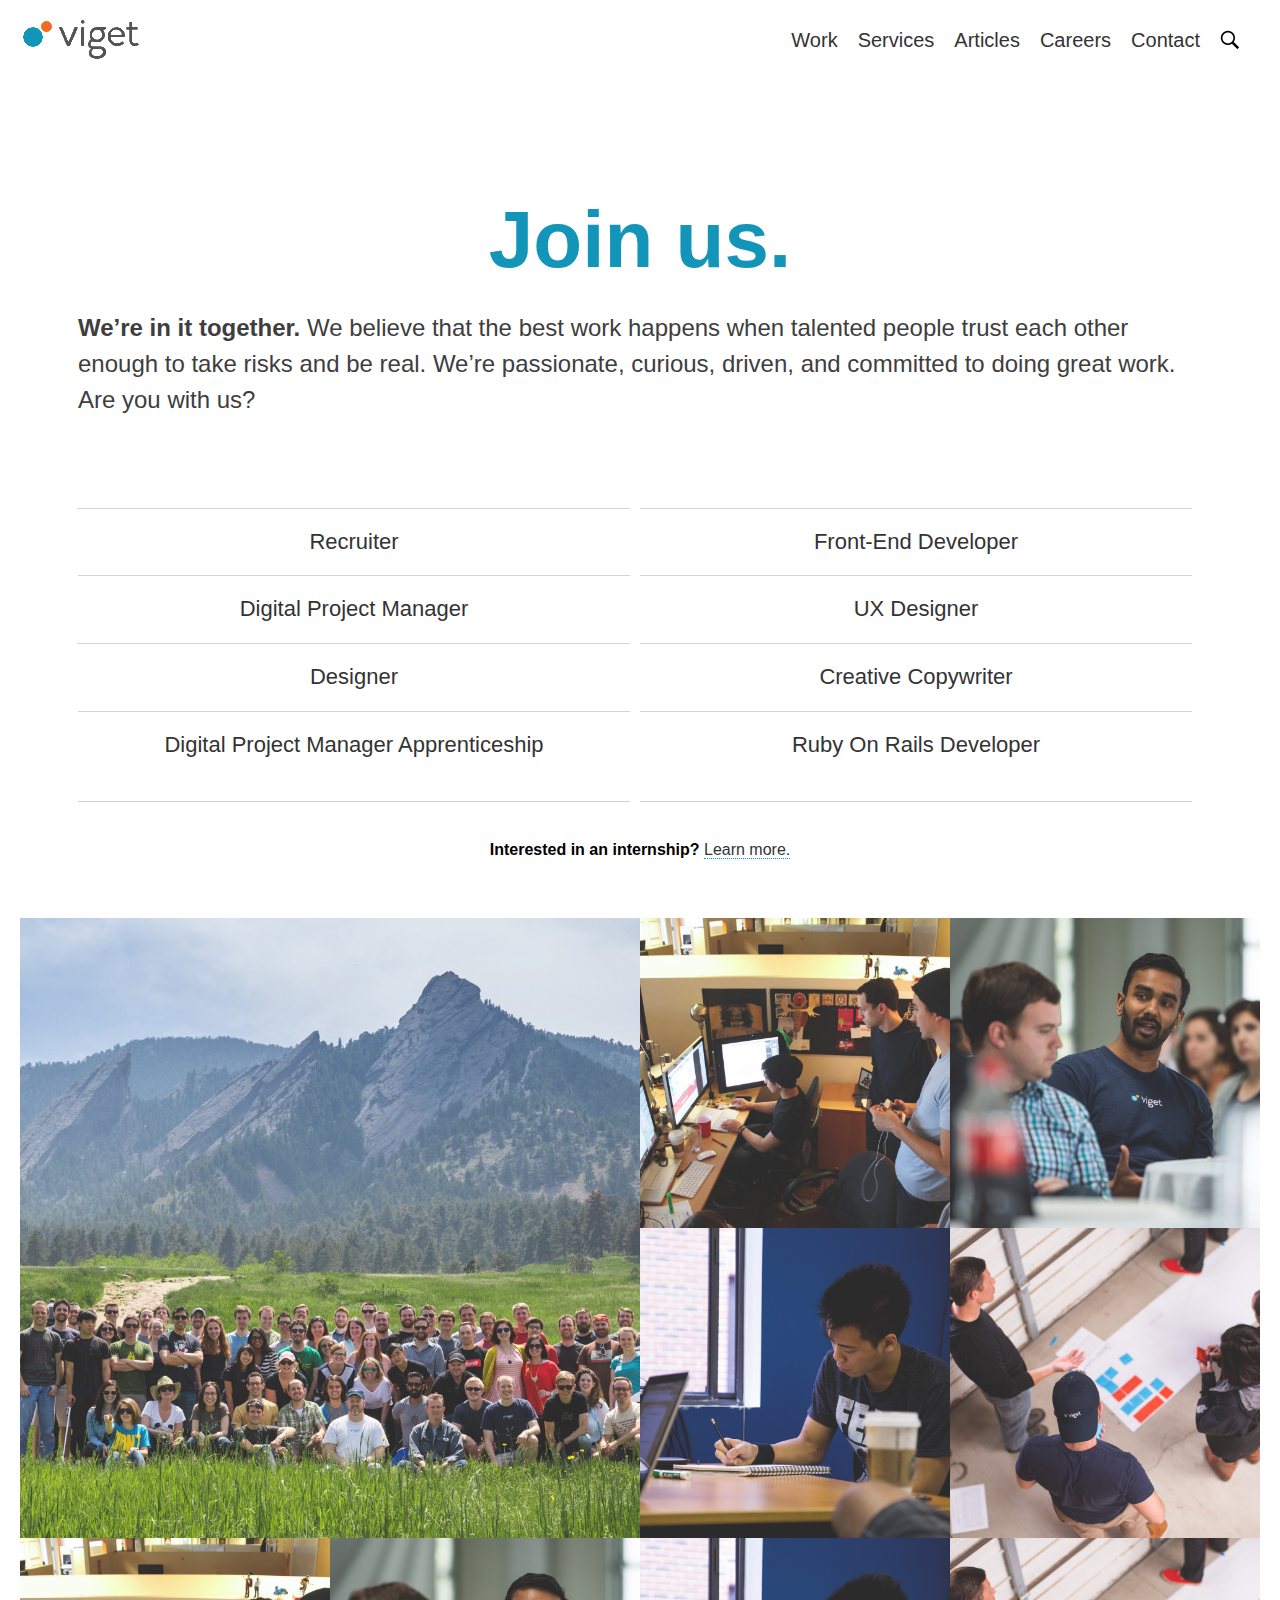
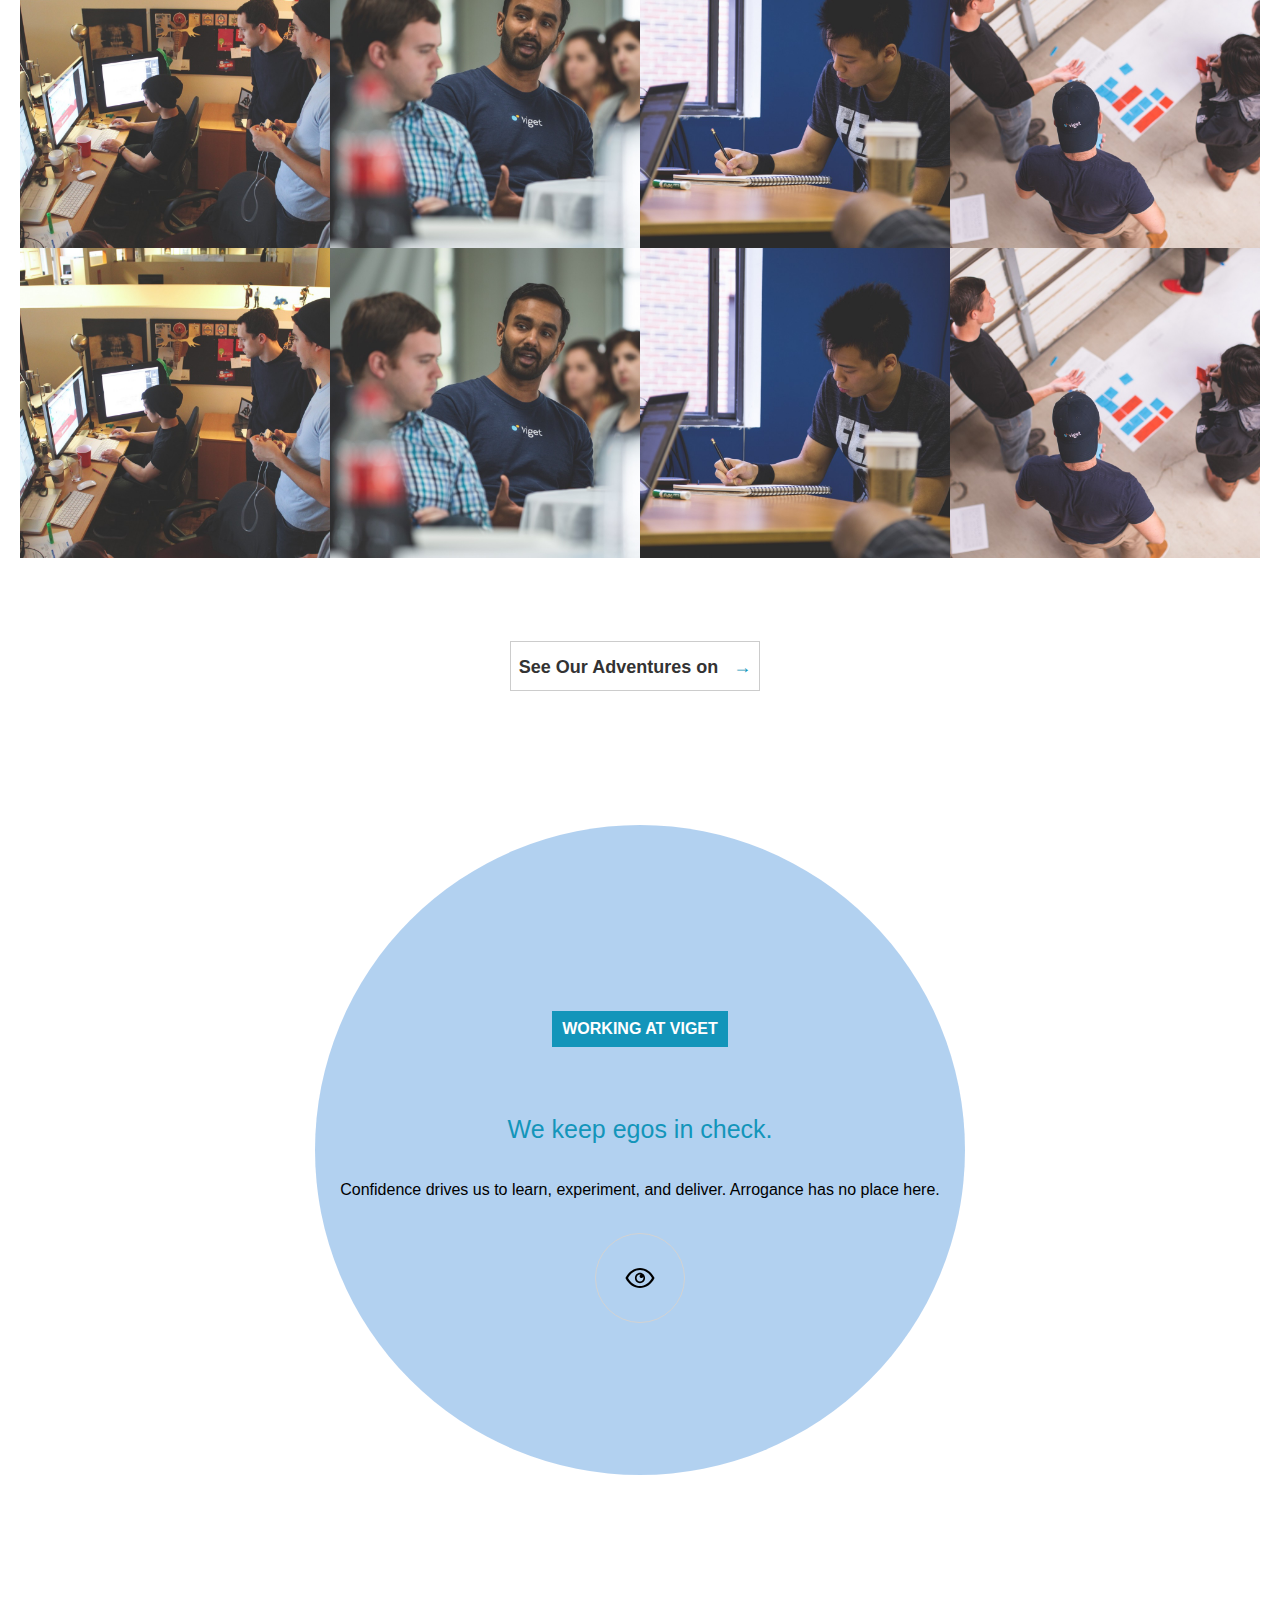
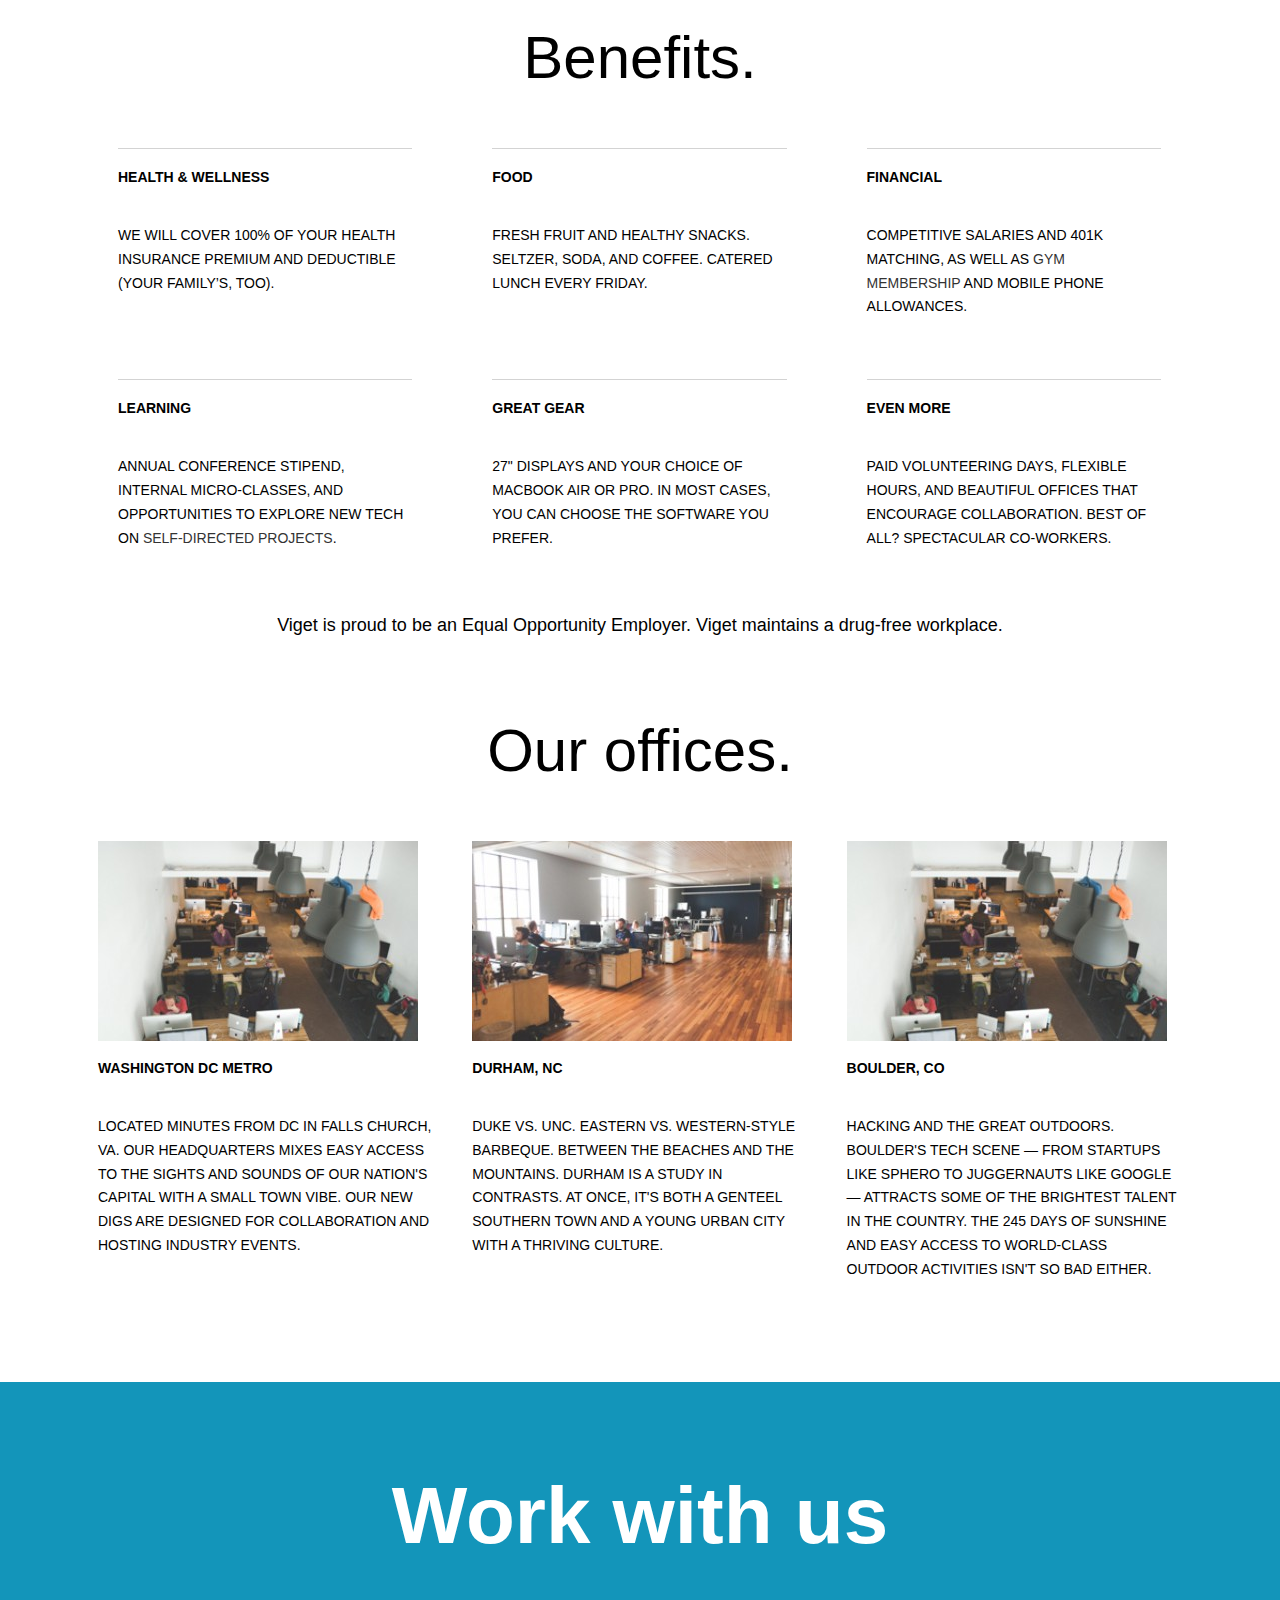
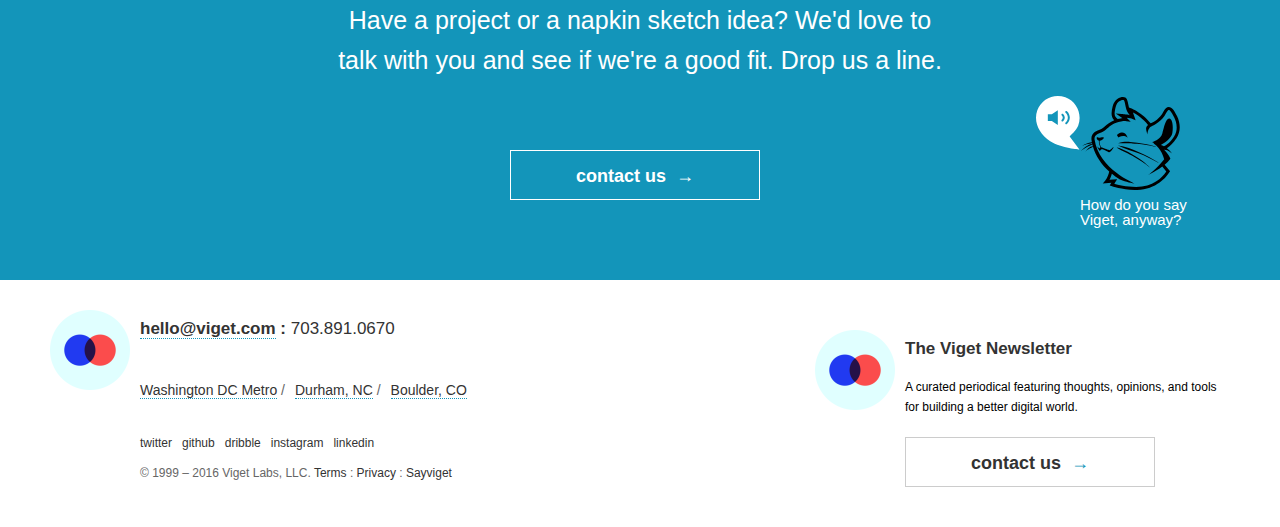
<file: careers.html>
<!doctype html>
<html>
	<head>
		<meta http-equiv="content-type" content="text/html; charset=UTF-8">
        <meta name="viewport" content="width=device-width,initial-scale=1.0,minimum-scale=1.0,maximum-scale=1.0">        
		<title>[viget]careers 서브페이지</title>
		<link rel="stylesheet" href="./css/reset.css" type="text/css">
		<link rel="stylesheet" href="./css/style.css" type="text/css">
        <script src="./js/jquery.min.js"></script>
        <script src="./js/jquery-ui.min.js"></script>
		
        <!-- 모바일 메뉴 animate -->
        <script type="text/javascript">
			
			$(document).ready(function(e) {
            	$("#m_menu_open").on("click",onMobile);
				$("#m_menu_close").on("click",onMobileClose);
            });
			
			function onMobile(){
				$(".m_mainmenu").css("display","block");
				$(".m_mainmenu").animate({"left":"0px"},500,"easeOutCubic");
			};
			
			function onMobileClose(){
				$(".m_mainmenu").animate({"left":"100%"},500,"easeOutCubic",function(){
				$(".m_mainmenu").css("display","none");
				});
			};
		</script>
        

	</head>
	<body>
	<header class="menu_header">
    	<h1><span class="logo"><a href="./index.html"><img src="./img/logo.png" alt="viget"></a></span></h1>
    	<!-- S : PC 메인메뉴 -->
        <div class="pc_mainmenu">
        	<nav>
                <ul class="pc_mainmenu_list">
                    <li><a href="./work.html">Work</a></li>
                    <li><a href="./services.html">Services</a></li>
                    <li><a href="./articles.html">Articles</a></li>
                    <li><a href="./careers.html">Careers</a></li>
                    <li><a href="./contact.html">Contact</a></li>
                    <li><a href="#"><img src="./img/common-search-lookup-glyph-20.png" alt="find"></a></li>
                </ul>
            </nav>
        </div>
    	<!-- E : PC 메인메뉴 --> 
        <!-- S : Mobile 메인메뉴 -->
        <a id="m_menu_open" href="#"><img src="./img/menu-alt-16.png" alt="메뉴오픈"></a>
        <div class="m_mainmenu">
        	<nav>
            	<ul class="m_mainmenu_list">
                    <li><a href="./work.html">Work</a></li>
                    <li><a href="./services.html">Services</a></li>
                    <li><a href="./articles.html">Articles</a></li>
                    <li><a href="./careers.html">Careers</a></li>
                    <li><a href="./contact.html">Contact</a></li>
                    <li><a href="#"><img src="./img/common-search-lookup-glyph-20.png" alt="find"></a></li>
                </ul>
            </nav>
            <a id="m_menu_close" href="#"><img src="./img/Cross_Cricle-20.png" alt="닫기"></a>
        </div>
        <!-- E : Mobile 메인메뉴 -->               
    </header>

    <main class="careers" role="main">
        <!-- careers -->
        <header class="sub_header">
            <h1>Careers</h1>
            <p class="subpage_title">Join us.</p>
            <p class="subpage_txt"><span class="strong">We’re in it together.  </span>We believe that the best work happens when talented people trust each other enough to take risks and be real. We’re passionate, curious, driven, and committed to doing great work. Are you with us?</p>
        </header> 
        <section id="recruit_grid" class="txt_grid">
        	<ul class="job_list">
            	<li><a href="#">Recruiter</a></li>
            	<li><a href="#">Front-End Developer</a></li>
            	<li><a href="#">Digital Project Manager</a></li>
            	<li><a href="#">UX Designer</a></li>
            	<li><a href="#">Designer</a></li>
            	<li><a href="#">Creative Copywriter</a></li>
            	<li><a href="#">Digital Project Manager Apprenticeship</a></li>
            	<li><a href="#">Ruby On Rails Developer</a></li>
            </ul>
            <p><span class="strong">Interested in an internship? </span><a href="#" class="dotted_link">Learn more.</a></p>
        </section>
        <section class="photo_grid">
        	<ul class="photo_list">
            	<li><img src="./img/careers-13.jpg"></li>
                <li><img src="./img/careers-14.jpg"></li>
                <li><img src="./img/careers-20.jpg"></li>
                <li><img src="./img/careers-v2-2.jpg"></li>
                <li><img src="./img/careers-16.jpg"></li>
                <li><img src="./img/careers-14.jpg"></li>
                <li><img src="./img/careers-20.jpg"></li>
                <li><img src="./img/careers-v2-2.jpg"></li>
                <li><img src="./img/careers-16.jpg"></li>
                <li><img src="./img/careers-14.jpg"></li>
                <li><img src="./img/careers-20.jpg"></li>
                <li><img src="./img/careers-v2-2.jpg"></li>
                <li><img src="./img/careers-16.jpg"></li>                               
            </ul>
            <div class="btn_wrap"><button class="bottom_btn">See Our Adventures on <span>→</span></button></div>
        </section>
        <section class="circle_grid">
            <div class="circle_back"></div>        
			<article class="circle_con">
                <span class="box_btn">Working at Viget</span>
                <ul>
                    <li>
                        <p class="circle_title">We keep egos in check.</p>
                        <p class="circle_txt">Confidence drives us to learn, experiment, and deliver. Arrogance has no place here. </p>
                    </li>
                </ul>
                <a href="#"><span class="icon_eye"><svg xmlns="http://www.w3.org/2000/svg" width="30" height="22" viewBox="0 0 30 22"><path d="M15 5.774c-2.8 0-5.078 2.343-5.078 5.225s2.278 5.226 5.078 5.226c2.801 0 5.078-2.344 5.078-5.226s-2.277-5.225-5.078-5.225zm0 8.761c-1.885 0-3.418-1.587-3.418-3.536s1.533-3.535 3.418-3.535c.218 0 .431.026.638.067-.608.302-1.033.937-1.033 1.676 0 1.029.817 1.867 1.821 1.867.836 0 1.533-.584 1.746-1.372.156.402.246.838.246 1.297 0 1.949-1.533 3.536-3.418 3.536zm14.439-3.756c-2.986-6.036-8.517-9.787-14.439-9.787-5.921 0-11.453 3.751-14.438 9.787-.068.139-.068.302 0 .44 2.985 6.037 8.517 9.789 14.438 9.789 5.922 0 11.453-3.752 14.439-9.788.069-.139.069-.302 0-.441zm-14.439 8.241c-4.866 0-9.431-3.066-11.958-8.02 2.527-4.954 7.092-8.021 11.958-8.021 4.867 0 9.432 3.067 11.959 8.021-2.527 4.953-7.092 8.02-11.959 8.02z"></path></svg></span></a>
            </article>
        </section>
        <section class="flex_3_grid">
        	<p class="title">Benefits.</p>
            <ul id="benefit_list" class="flex_list">
                <li>
                    <p class="col_3_title">Health & Wellness</p>
					<p class="col_3_txt">We will cover 100% of your health insurance premium and deductible (your family’s, too).</p>
                </li>
                <li>
                    <p class="col_3_title">FOOD</p>
					<p class="col_3_txt">Fresh fruit and healthy snacks. Seltzer, soda, and coffee. Catered lunch every Friday.</p>
                </li>
                <li>
                    <p class="col_3_title">Financial</p>
					<p class="col_3_txt">Competitive salaries and 401k matching, as well as <a href="#">gym membership</a> and mobile phone allowances.</p>
                </li>
                <li>
                    <p class="col_3_title">Learning</p>
					<p class="col_3_txt">Annual conference stipend, internal micro-classes, and opportunities to explore new tech on <a href="#">self-directed projects</a>.</p>
                </li>
                <li>
                    <p class="col_3_title">Great Gear</p>
					<p class="col_3_txt">27" displays and your choice of Macbook Air or Pro. In most cases, you can choose the software you prefer.</p>
                </li>
                <li>
                    <p class="col_3_title">Even More</p>
					<p class="col_3_txt">Paid volunteering days, flexible hours, and beautiful offices that encourage collaboration. Best of all? Spectacular co-workers.</p>
                </li>                
        	</ul>
        	<p class="txt">Viget is proud to be an Equal Opportunity Employer. Viget maintains a drug-free workplace.</p>            
        </section>
        
        <section class="flex_3_grid">
        	<p class="title">Our offices.</p>
        	<ul id="office_list" class="flex_list">
            	<li>
                	<img src="./img/Boulder.jpg" alt="office1">
                    <p class="col_3_title">Washington DC Metro</p>
                    <p class="col_3_txt">Located minutes from DC in Falls Church, VA. Our Headquarters mixes easy access to the sights and sounds of our nation's capital with a small town vibe. Our new digs are designed for collaboration and hosting industry events.</p>
                </li>
            	<li>
                	<img src="./img/Durham.jpg" alt="office2">
                    <p class="col_3_title">Durham, NC</p>
                    <p class="col_3_txt">Duke vs. UNC. Eastern vs. Western-style barbeque. Between the beaches and the mountains. Durham is a study in contrasts. At once, it's both a genteel southern town and a young urban city with a thriving culture. </p>
                </li>
            	<li>
                	<img src="./img/Boulder.jpg" alt="office3">
                    <p class="col_3_title">Boulder, CO</p>
                    <p class="col_3_txt">Hacking and The Great Outdoors. Boulder's tech scene — from startups like Sphero to juggernauts like Google — attracts some of the brightest talent in the country. The 245 days of sunshine and easy access to world-class outdoor activities isn't so bad either. </p>
                </li>                                
            </ul>
        </section>        
        
    </main>
    <!-- 푸터 -->
    <footer>
    	<h2>Site Footer</h2>
        <!-- 연락 -->
            <article class="footer_contact">
            	<h3>Contact Us</h3>
                <div class="txt_wrap">
                    <p class="contact_tt title">Work with us</p>
                    <p class="contact_tx txt"><strong>Have a project or a napkin sketch idea?</strong> We'd love to</br>talk with you and see if we're a good fit. Drop us a line.</p>
                </div>
                <div class="btn_wrap">
                    <button class="contact_btn bottom_btn">contact us<span>→</span></button>
                </div>
                <div class="mouse">
                <svg class="sayviget-bubble" xmlns="http://www.w3.org/2000/svg" width="43.62" height="53.48" viewBox="0 0 43.62 53.48">
    <path class="bubble" fill="#fff" d="M42.26 29.61c4.18-11.38-1.59-24.03-12.89-28.24-11.31-4.21-23.86 1.6-28.04 12.99s1.91 24.07 12.89 30.88c11.7 7.25 29.19 8.24 29.19 8.24l-9.74-13.06c.01 0 6.89-6.19 8.59-10.81z"></path>
    <path class="speaker" fill="#1395BA" d="M11.83 18.13v7h4l6 4v-15l-6 4h-4zm19.11-2.97c-.41-.37-1.04-.34-1.41.07-.18.2-.27.45-.26.72.01.27.13.51.33.69 1.44 1.31 2.23 3.08 2.23 4.97s-.79 3.66-2.23 4.97c-.2.18-.31.42-.33.69-.01.27.08.52.26.72.19.21.46.33.74.33.25 0 .49-.09.67-.26 1.86-1.69 2.89-3.98 2.89-6.45s-1.02-4.76-2.89-6.45zm-3.89 2.75c-.42-.36-1.05-.3-1.41.11-.36.42-.31 1.05.11 1.41.65.55 1.03 1.35 1.03 2.18 0 .83-.37 1.63-1.03 2.18-.42.36-.47.99-.11 1.41.19.22.47.35.76.35.24 0 .47-.08.65-.24 1.1-.94 1.73-2.29 1.73-3.71 0-1.41-.63-2.76-1.73-3.69z"></path>
    </svg>
    <svg class="sayviget-rat" xmlns="http://www.w3.org/2000/svg" width="98.76" height="93.02" viewBox="0 0 98.76 93.02"><path d="M46.59 40.63s-1.56-5.57-6-5.1c-2.01.22-2.86.95-4.7 2.58l1.5 2.32c0 .01 4.78-3.4 9.2.2zm49.07.39c4-6.2 4.13-13.98.35-21.9-2.63-5.52-5.03-9.19-8.21-9.21h-.02c-2.06 0-3.83 1.56-5.4 4.76-3.43 6.98-9.58 10.17-12.73 11.64-8.16-10.65-19.27-14.96-19.75-15.15l-1.95-.74c-.13-.49-.25-1.01-.34-1.57-.9-5.51-1.73-8.85-5.67-8.85-2.99 0-8.53 2.03-10.31 9.62-1.32 5.64-1.96 10.09 1.59 13.54-4.25 1.74-7.03 4.2-9.23 6.15-1.53 1.36-2.85 2.54-4.17 3.02l-.69.24c-2.88.98-9.61 3.26-8.61 10.45.11.77.24 1.53.38 2.29-.47.01-.94.05-1.41.11-.98.12-1.92.49-2.85.81-.93.33-1.84.69-2.74 1.1-.89.42-1.76.86-2.59 1.4l.05.09c.89-.39 1.8-.72 2.72-1.01.92-.3 1.85-.57 2.78-.79.94-.23 1.9-.33 2.82-.59.45-.13.9-.25 1.35-.39l.15.69c-.63.13-1.25.31-1.85.52-1.23.43-2.33 1.14-3.42 1.83-1.08.7-2.12 1.46-3.12 2.26-.95.81-1.91 1.66-2.79 2.58l.07.08c.98-.8 2-1.56 3.06-2.26 1.05-.71 2.12-1.37 3.23-1.96 1.11-.6 2.28-1.05 3.39-1.6.53-.26 1.07-.5 1.61-.74.14.57.29 1.13.45 1.69-.51.07-1.01.2-1.5.37-.82.28-1.52.8-2.22 1.3-.7.5-1.35 1.05-1.95 1.65-.59.62-1.14 1.26-1.56 2l.09.06c.54-.62 1.16-1.18 1.82-1.67.65-.51 1.34-.95 2.05-1.35.72-.4 1.49-.66 2.2-1.05l1.25-.7c2.69 9.13 8.2 17.55 16.22 24.76-.46 2.06-1.65 6.49-3.92 9.07l-2.49 2.83 8.57-.68-1.69 2.75 1.75.64c.43.16 10.82 3.91 24.58 3.91 20.11 0 30.13-12.51 33.51-17.89l.59-.94-5.45-6.5c2.11-1.81 4.11-3.81 5.78-6 0 0-2.31-5.28-6.32-8.97 3.96-.13 8.13 3.95 8.13 3.95-1.44-2.32-3.32-4.12-5.32-5.53 2.99-1.89 6.31-4.81 9.73-10.12zm-61.05-30.71c1.68-7.18 7.09-7.26 7.32-7.26.94 0 1.62 0 2.64 6.29.78 4.77 2.9 7.53 4.18 8.8-3.42-.61-7.42-.97-8.04-1.02l-5.93-.51 4.94 3.3c.01.01.74.49 1.72 1.25-.53.06-1.13.14-1.84.25-1.04.16-2.02.37-2.95.6-3.55-2.32-3.62-4.97-2.04-11.7zm48.32 39.04c-1.03-.52-2.05-.96-3.03-1.33 3.61-2.02 10.68-6.78 11.46-12 1.01-6.73.3-14.03-3.05-14.53-3.35-.5-5.35 8.86-6.99 14.95-1.72 6.4-10.3 8.59-10.3 8.59l2.19 1.28c-.52-.07-.83-.1-.83-.1 8.63 5.96 9.99 14.08 10.84 15.98-7.83 10.22-16.22 15.94-16.33 16 0 0 7.33-3.16 14.38-8.57l4.04 4.82c-4.17 6.2-13.27 15.53-30.3 15.53-9.95 0-18.22-2.1-21.72-3.14l2.85-4.63-7.65.61c1.12-2.07 1.86-4.33 2.33-6.06l.73.6c4.06 3.22 6.22 4.88 9.96 6.24 5.53 2.01 12.56 3.15 12.56 3.15-.33-.13-36.38-14.61-40.5-44.13-.6-4.33 3.07-5.95 6.56-7.14l.76-.26c1.87-.69 3.39-2.04 5.16-3.61 3.02-2.69 6.79-6.04 14.05-7.16 2.79-.43 3.55-.39 5.33-.21l4.29.43-3.05-3.03c-.29-.29-.59-.58-.9-.85 2.27.32 4.58.73 5.75 1.18l3.1 1.21-1.09-3.13c-.55-1.57-1.1-3.17-1.55-4.52 3.71 1.96 10 5.93 15.06 12.41-1.01.91-1.9 2.15-1.94 3.45-.06 1.7 1.3 5.99 1.3 5.99.13-.88.51-5.99 3.67-7.86l.28-.13c2.92-1.34 10.67-4.91 14.81-13.35 1.39-2.82 2.37-3.05 2.64-3.05.87 0 2.52 1.3 5.46 7.47 1.91 4.01 4.44 11.81-.16 18.94-3.67 5.65-7.04 8.26-10.17 9.96zm-26.74-3.63c-1.58-.21-3.17-.39-4.76-.53l-2.39-.21c-.8-.07-1.6-.14-2.4-.17-1.61-.07-3.22.04-4.82.24-1.6.21-3.18.54-4.71 1.09l.03.15 4.76.03c1.57.01 3.14.06 4.71.04l2.36-.03c.79.01 1.58.02 2.37.07 1.58.09 3.15.22 4.72.38 3.14.33 6.28.77 9.4 1.32 3.13.52 6.24 1.14 9.34 1.82l.04-.15c-3.03-.97-6.12-1.74-9.24-2.42-3.1-.64-6.24-1.21-9.41-1.63zm1.8 9.5c-3.37-1.46-6.77-2.88-10.24-4.1-3.48-1.19-7-2.27-10.71-2.66l-.04.14c3.32 1.67 6.78 2.82 10.22 4.04 3.45 1.19 6.9 2.37 10.3 3.7 3.4 1.32 6.77 2.74 10.08 4.29 3.32 1.53 6.61 3.14 9.75 5.01l.08-.13c-3.05-2.05-6.25-3.85-9.49-5.57-3.26-1.68-6.58-3.25-9.95-4.72zm3.59 8.87c-2.59-1.93-5.27-3.74-8.04-5.42-1.38-.84-2.78-1.66-4.18-2.46-1.4-.81-2.81-1.61-4.27-2.32-1.45-.72-2.95-1.35-4.47-1.91-1.52-.56-3.07-1.05-4.68-1.37l-.06.14c1.38.89 2.79 1.65 4.21 2.41 1.42.75 2.85 1.47 4.29 2.17s2.9 1.36 4.33 2.07c1.43.71 2.85 1.46 4.24 2.26 2.79 1.58 5.52 3.25 8.17 5.06 2.66 1.79 5.25 3.7 7.65 5.82l.11-.11c-1.11-1.17-2.31-2.26-3.54-3.3-1.21-1.05-2.47-2.06-3.76-3.04zm-30-13.41c-.88 1.08-2.33 1.99-2.87 2.32-.54.33-.46.2-1.28-.17-.7-.31-5.73-2.12-7.29-2.68-1.98-3.09-1.62-5.64-1.46-6.38 1.77 0 3.55-1.43 4.01-2.41.23-.5.08-.8-.03-.93-.35-.41-.9-.34-1.73-.1-.62.18-1.47.42-2.57.42-.33 0-.71-.11-1.07-.21-.62-.17-1.17-.27-1.46.02-.26.26-.15.73 0 1.08.36.86 1.18 1.77 2.23 2.04-.2.89-.5 3.44 1.41 6.56-.33.42-.98 1.23-1.24 1.23-.36 0-1.02-1.01-1.43-1.62s-.5.09.62 2.16c.79 1.44 1.08 1.69 1.53 1.69.46 0 .7-1.36 1.82-1.36s2.73.61 4.59 1.62c1.86 1.01 2.25 1.22 3.07 1.22.82 0 3.1-2.88 3.72-4 .62-1.11.32-1.58-.57-.5z"></path><defs><clipPath clipPathUnits="objectBoundingBox" id="clip-triangle"><polygon points="0, 1 1, 0 1, 1"></polygon></clipPath></defs></svg>
                <svg class="waves"><use xmlns:xlink="http://www.w3.org/1999/xlink" xlink:href="#dark-blue-waves"></use></svg>
                <span class="how">How do you <strong>say</strong></br>Viget, anyway?</span>           
                </div>
        </article>
        <article class="footer_con">
            <div class="location_wrap">
                <h3>Office Locations</h3>
                <div class="footer_logo"><img src="./img/empathy.png"></div>  
                <div class="location_txt">
                    <div class="title"><span class="strong"><a href="#" class="dotted_link">hello@viget.com</a> :</span> 703.891.0670</div>
                    <ul class="location_list">
                        <li><a href="#" class="dotted_link">Washington DC Metro</a> / </li> 
                        <li><a href="#" class="dotted_link">Durham, NC</a> / </li>
                        <li><a href="#" class="dotted_link">Boulder, CO</a></li>
                    </ul>
                    <div class="news_wrap">
                		<h3>Viget Newsletter</h3>
                		<div class="footer_logo"><img src="./img/empathy.png"></div>
                		<div class="news_txt">
                    		<p class="title"><span class="strong">The Viget Newsletter</span></p>
                    		<p class="txt">A curated periodical featuring thoughts, opinions, and tools for building a better digital world.</p>
                    		<button class="news_btn bottom_btn">contact us<span>→</span></button>
                		</div>
            		</div>
                    <h3>Social Links</h3>
                    <ul class="sns_list">
                        <li><a href="#" title="twitter">twitter</a></li>
                        <li><a href="#" title="github">github</a></li>
                        <li><a href="#" title="dribble"> dribble</a></li>
                        <li><a href="#" title="instagram">instagram</a></li>
                        <li><a href="#" title="linkedin">linkedin</a></li>
                    </ul>
                    <p class="copyright">© 1999 – 2016 Viget Labs, LLC. <a href="#">Terms</a> : <a href="#">Privacy</a> : <a href="#">Sayviget</a></p>        
                </div>      
            </div>
    	</article>
    </footer>


<!--<a href="http://studymin.dothome.co.kr/juhee/index.html" > 아임주희   <---클릭</a>-->
	
	
	
	
	
	
	</body>

</html>
</file>
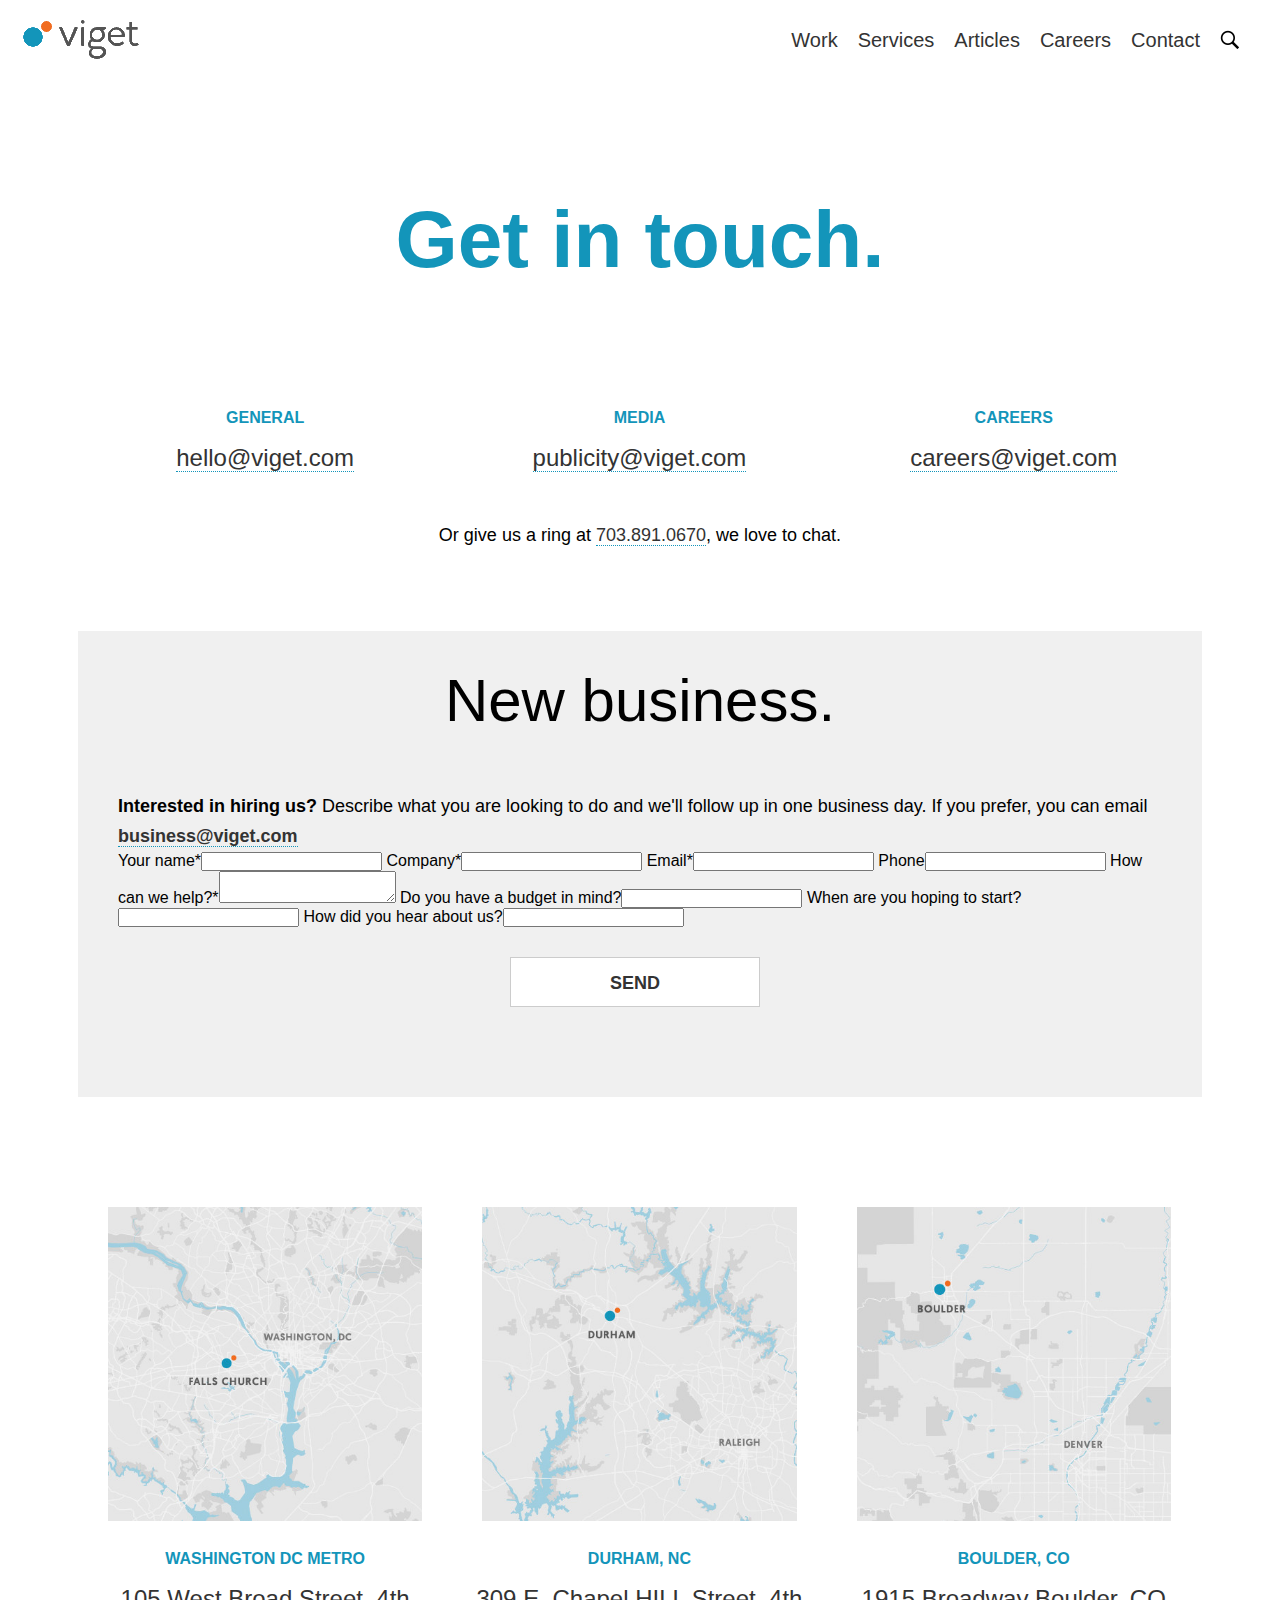
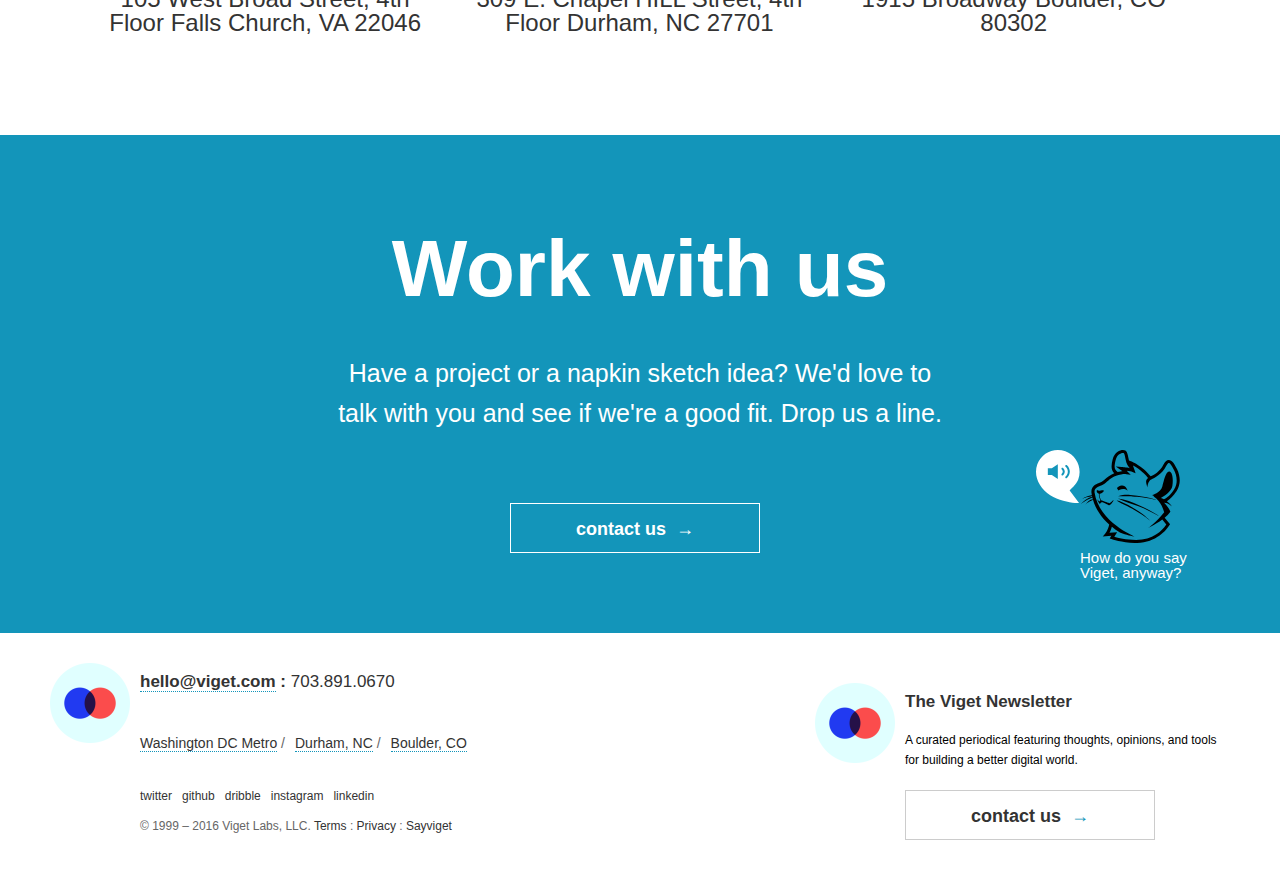
<file: contact.html>
<!doctype html>
<html>
	<head>
		<meta http-equiv="content-type" content="text/html; charset=UTF-8">
        <meta name="viewport" content="width=device-width,initial-scale=1.0,minimum-scale=1.0,maximum-scale=1.0">        
		<title>[viget]service 서브페이지</title>
		<link rel="stylesheet" href="./css/reset.css" type="text/css">
		<link rel="stylesheet" href="./css/style.css" type="text/css">
        <script src="./js/jquery.min.js"></script>
        <script src="./js/jquery-ui.min.js"></script>
		
        <!-- 모바일 메뉴 animate -->
        <script type="text/javascript">
			
			$(document).ready(function(e) {
            	$("#m_menu_open").on("click",onMobile);
				$("#m_menu_close").on("click",onMobileClose);
            });
			
			function onMobile(){
				$(".m_mainmenu").css("display","block");
				$(".m_mainmenu").animate({"left":"0px"},500,"easeOutCubic");
			};
			
			function onMobileClose(){
				$(".m_mainmenu").animate({"left":"100%"},500,"easeOutCubic",function(){
				$(".m_mainmenu").css("display","none");
				});
			};
		</script>
        

	</head>
	<body>
	<header class="menu_header">
    	<h1><span class="logo"><a href="./index.html"><img src="./img/logo.png" alt="viget"></a></span></h1>
    	<!-- S : PC 메인메뉴 -->
        <div class="pc_mainmenu">
        	<nav>
                <ul class="pc_mainmenu_list">
                    <li><a href="./work.html">Work</a></li>
                    <li><a href="./services.html">Services</a></li>
                    <li><a href="./articles.html">Articles</a></li>
                    <li><a href="./careers.html">Careers</a></li>
                    <li><a href="./contact.html">Contact</a></li>
                    <li><a href="#"><img src="./img/common-search-lookup-glyph-20.png" alt="find"></a></li>
                </ul>
            </nav>
        </div>
    	<!-- E : PC 메인메뉴 --> 
        <!-- S : Mobile 메인메뉴 -->
        <a id="m_menu_open" href="#"><img src="./img/menu-alt-16.png" alt="메뉴오픈"></a>
        <div class="m_mainmenu">
        	<nav>
            	<ul class="m_mainmenu_list">
                    <li><a href="./work.html">Work</a></li>
                    <li><a href="./services.html">Services</a></li>
                    <li><a href="./articles.html">Articles</a></li>
                    <li><a href="./careers.html">Careers</a></li>
                    <li><a href="./contact.html">Contact</a></li>
                    <li><a href="#"><img src="./img/common-search-lookup-glyph-20.png" alt="find"></a></li>
                </ul>
            </nav>
            <a id="m_menu_close" href="#"><img src="./img/Cross_Cricle-20.png" alt="닫기"></a>
        </div>
        <!-- E : Mobile 메인메뉴 -->              
    </header>

    <main class="contact" role="main">
        <!-- contact -->
        <header class="sub_header">
            <h1>Contact</h1>
            <p class="subpage_title">Get in touch.</p>
        </header> 
        <section class="flex_3_grid">
			<ul id="touch_list" class="flex_list">
                <li>
                    <div class="icon_wrap">
                        <p class="icon_title">General</p>
                        <p class="icon_txt"><a href="#" class="dotted_link">hello@viget.com</a></p>
                    </div>
                </li>
                <li>
                    <div class="icon_wrap">
                        <p class="icon_title">Media</p>
                        <p class="icon_txt"><a href="#" class="dotted_link">publicity@viget.com</a></p>
                    </div>
                </li>
                <li>
                    <div class="icon_wrap">
                        <p class="icon_title">Careers</p>
                        <p class="icon_txt"><a href="#" class="dotted_link">careers@viget.com</a></p>
                    </div>
                </li>
            </ul> 
            <p class="txt">Or give us a ring at <a href="#" class="dotted_link">703.891.0670</a>, we love to chat.</p>       
        </section>
        <section id="buis_grid" class="txt_grid">
            <div class="buis_wrap">        
        	<p class="title">New business.</p>
            <p class="txt"><span class="strong">Interested in hiring us? </span>Describe what you are looking to do and we'll follow up in one business day. If you prefer, you can email <a href="#" class="dotted_link strong">business@viget.com</a></p>
            <form>
                <label>Your name<span>*</span><input type="text" class="yourName" name="yourName"></label>
                <label>Company<span>*</span><input type="text" class="yourName" name="yourName"></label>
                <label>Email<span>*</span><input type="text" class="yourName" name="yourName"></label>
                <label>Phone<input type="text" class="yourName" name="yourName"></label>
                <label>How can we help?<span>*</span><textarea></textarea></label>
                <label>Do you have a budget in mind?<input type="text" class="yourName" name="yourName"></label>
                <label>When are you hoping to start?<input type="text" class="yourName" name="yourName"></label>
                <label>How did you hear about us?<input type="text" class="yourName" name="yourName"></label>
                <div class="btn_wrap"><button class="bottom_btn">SEND</button></div>       
            </form>
            </div>
        </section>
        <section class="flex_3_grid">
			<ul id="map_list" class="flex_list">
                <li>
                	<a href="#">
                    	<div class="icon_wrap">
                        	<img src="./img/contact-hq.jpg" alt="map2">
                            <p class="icon_title">Washington DC Metro</p>
                            <p class="icon_txt">105 West Broad Street, 4th Floor Falls Church, VA 22046</p>
                        </div>
                    </a>
                	
                </li>
                <li>
                	<a href="#">
                    	<div class="icon_wrap">
                        	<img src="./img/contact-durham.jpg" alt="map2">
                            <p class="icon_title">Durham, NC</p>
                            <p class="icon_txt">309 E. Chapel HILL Street, 4th Floor Durham, NC 27701</p>
                        </div>
                    </a>
                </li>
                <li>
                	<a href="#">
                    	<div class="icon_wrap">
                        	<img src="./img/contact-boulder.jpg" alt="map3">
                            <p class="icon_title">Boulder, CO</p>
                            <p class="icon_txt">1915 Broadway Boulder, CO 80302</p>
                        </div>
                    </a>
                	
                </li>
            </ul>
        </section>
    </main>
    <!-- 푸터 -->
    <footer>
    	<h2>Site Footer</h2>
        <!-- 연락 -->
            <article class="footer_contact">
            	<h3>Contact Us</h3>
                <div class="txt_wrap">
                    <p class="contact_tt title">Work with us</p>
                    <p class="contact_tx txt"><strong>Have a project or a napkin sketch idea?</strong> We'd love to</br>talk with you and see if we're a good fit. Drop us a line.</p>
                </div>
                <div class="btn_wrap">
                    <button class="contact_btn bottom_btn">contact us<span>→</span></button>
                </div>
                <div class="mouse">
                <svg class="sayviget-bubble" xmlns="http://www.w3.org/2000/svg" width="43.62" height="53.48" viewBox="0 0 43.62 53.48">
    <path class="bubble" fill="#fff" d="M42.26 29.61c4.18-11.38-1.59-24.03-12.89-28.24-11.31-4.21-23.86 1.6-28.04 12.99s1.91 24.07 12.89 30.88c11.7 7.25 29.19 8.24 29.19 8.24l-9.74-13.06c.01 0 6.89-6.19 8.59-10.81z"></path>
    <path class="speaker" fill="#1395BA" d="M11.83 18.13v7h4l6 4v-15l-6 4h-4zm19.11-2.97c-.41-.37-1.04-.34-1.41.07-.18.2-.27.45-.26.72.01.27.13.51.33.69 1.44 1.31 2.23 3.08 2.23 4.97s-.79 3.66-2.23 4.97c-.2.18-.31.42-.33.69-.01.27.08.52.26.72.19.21.46.33.74.33.25 0 .49-.09.67-.26 1.86-1.69 2.89-3.98 2.89-6.45s-1.02-4.76-2.89-6.45zm-3.89 2.75c-.42-.36-1.05-.3-1.41.11-.36.42-.31 1.05.11 1.41.65.55 1.03 1.35 1.03 2.18 0 .83-.37 1.63-1.03 2.18-.42.36-.47.99-.11 1.41.19.22.47.35.76.35.24 0 .47-.08.65-.24 1.1-.94 1.73-2.29 1.73-3.71 0-1.41-.63-2.76-1.73-3.69z"></path>
    </svg>
    <svg class="sayviget-rat" xmlns="http://www.w3.org/2000/svg" width="98.76" height="93.02" viewBox="0 0 98.76 93.02"><path d="M46.59 40.63s-1.56-5.57-6-5.1c-2.01.22-2.86.95-4.7 2.58l1.5 2.32c0 .01 4.78-3.4 9.2.2zm49.07.39c4-6.2 4.13-13.98.35-21.9-2.63-5.52-5.03-9.19-8.21-9.21h-.02c-2.06 0-3.83 1.56-5.4 4.76-3.43 6.98-9.58 10.17-12.73 11.64-8.16-10.65-19.27-14.96-19.75-15.15l-1.95-.74c-.13-.49-.25-1.01-.34-1.57-.9-5.51-1.73-8.85-5.67-8.85-2.99 0-8.53 2.03-10.31 9.62-1.32 5.64-1.96 10.09 1.59 13.54-4.25 1.74-7.03 4.2-9.23 6.15-1.53 1.36-2.85 2.54-4.17 3.02l-.69.24c-2.88.98-9.61 3.26-8.61 10.45.11.77.24 1.53.38 2.29-.47.01-.94.05-1.41.11-.98.12-1.92.49-2.85.81-.93.33-1.84.69-2.74 1.1-.89.42-1.76.86-2.59 1.4l.05.09c.89-.39 1.8-.72 2.72-1.01.92-.3 1.85-.57 2.78-.79.94-.23 1.9-.33 2.82-.59.45-.13.9-.25 1.35-.39l.15.69c-.63.13-1.25.31-1.85.52-1.23.43-2.33 1.14-3.42 1.83-1.08.7-2.12 1.46-3.12 2.26-.95.81-1.91 1.66-2.79 2.58l.07.08c.98-.8 2-1.56 3.06-2.26 1.05-.71 2.12-1.37 3.23-1.96 1.11-.6 2.28-1.05 3.39-1.6.53-.26 1.07-.5 1.61-.74.14.57.29 1.13.45 1.69-.51.07-1.01.2-1.5.37-.82.28-1.52.8-2.22 1.3-.7.5-1.35 1.05-1.95 1.65-.59.62-1.14 1.26-1.56 2l.09.06c.54-.62 1.16-1.18 1.82-1.67.65-.51 1.34-.95 2.05-1.35.72-.4 1.49-.66 2.2-1.05l1.25-.7c2.69 9.13 8.2 17.55 16.22 24.76-.46 2.06-1.65 6.49-3.92 9.07l-2.49 2.83 8.57-.68-1.69 2.75 1.75.64c.43.16 10.82 3.91 24.58 3.91 20.11 0 30.13-12.51 33.51-17.89l.59-.94-5.45-6.5c2.11-1.81 4.11-3.81 5.78-6 0 0-2.31-5.28-6.32-8.97 3.96-.13 8.13 3.95 8.13 3.95-1.44-2.32-3.32-4.12-5.32-5.53 2.99-1.89 6.31-4.81 9.73-10.12zm-61.05-30.71c1.68-7.18 7.09-7.26 7.32-7.26.94 0 1.62 0 2.64 6.29.78 4.77 2.9 7.53 4.18 8.8-3.42-.61-7.42-.97-8.04-1.02l-5.93-.51 4.94 3.3c.01.01.74.49 1.72 1.25-.53.06-1.13.14-1.84.25-1.04.16-2.02.37-2.95.6-3.55-2.32-3.62-4.97-2.04-11.7zm48.32 39.04c-1.03-.52-2.05-.96-3.03-1.33 3.61-2.02 10.68-6.78 11.46-12 1.01-6.73.3-14.03-3.05-14.53-3.35-.5-5.35 8.86-6.99 14.95-1.72 6.4-10.3 8.59-10.3 8.59l2.19 1.28c-.52-.07-.83-.1-.83-.1 8.63 5.96 9.99 14.08 10.84 15.98-7.83 10.22-16.22 15.94-16.33 16 0 0 7.33-3.16 14.38-8.57l4.04 4.82c-4.17 6.2-13.27 15.53-30.3 15.53-9.95 0-18.22-2.1-21.72-3.14l2.85-4.63-7.65.61c1.12-2.07 1.86-4.33 2.33-6.06l.73.6c4.06 3.22 6.22 4.88 9.96 6.24 5.53 2.01 12.56 3.15 12.56 3.15-.33-.13-36.38-14.61-40.5-44.13-.6-4.33 3.07-5.95 6.56-7.14l.76-.26c1.87-.69 3.39-2.04 5.16-3.61 3.02-2.69 6.79-6.04 14.05-7.16 2.79-.43 3.55-.39 5.33-.21l4.29.43-3.05-3.03c-.29-.29-.59-.58-.9-.85 2.27.32 4.58.73 5.75 1.18l3.1 1.21-1.09-3.13c-.55-1.57-1.1-3.17-1.55-4.52 3.71 1.96 10 5.93 15.06 12.41-1.01.91-1.9 2.15-1.94 3.45-.06 1.7 1.3 5.99 1.3 5.99.13-.88.51-5.99 3.67-7.86l.28-.13c2.92-1.34 10.67-4.91 14.81-13.35 1.39-2.82 2.37-3.05 2.64-3.05.87 0 2.52 1.3 5.46 7.47 1.91 4.01 4.44 11.81-.16 18.94-3.67 5.65-7.04 8.26-10.17 9.96zm-26.74-3.63c-1.58-.21-3.17-.39-4.76-.53l-2.39-.21c-.8-.07-1.6-.14-2.4-.17-1.61-.07-3.22.04-4.82.24-1.6.21-3.18.54-4.71 1.09l.03.15 4.76.03c1.57.01 3.14.06 4.71.04l2.36-.03c.79.01 1.58.02 2.37.07 1.58.09 3.15.22 4.72.38 3.14.33 6.28.77 9.4 1.32 3.13.52 6.24 1.14 9.34 1.82l.04-.15c-3.03-.97-6.12-1.74-9.24-2.42-3.1-.64-6.24-1.21-9.41-1.63zm1.8 9.5c-3.37-1.46-6.77-2.88-10.24-4.1-3.48-1.19-7-2.27-10.71-2.66l-.04.14c3.32 1.67 6.78 2.82 10.22 4.04 3.45 1.19 6.9 2.37 10.3 3.7 3.4 1.32 6.77 2.74 10.08 4.29 3.32 1.53 6.61 3.14 9.75 5.01l.08-.13c-3.05-2.05-6.25-3.85-9.49-5.57-3.26-1.68-6.58-3.25-9.95-4.72zm3.59 8.87c-2.59-1.93-5.27-3.74-8.04-5.42-1.38-.84-2.78-1.66-4.18-2.46-1.4-.81-2.81-1.61-4.27-2.32-1.45-.72-2.95-1.35-4.47-1.91-1.52-.56-3.07-1.05-4.68-1.37l-.06.14c1.38.89 2.79 1.65 4.21 2.41 1.42.75 2.85 1.47 4.29 2.17s2.9 1.36 4.33 2.07c1.43.71 2.85 1.46 4.24 2.26 2.79 1.58 5.52 3.25 8.17 5.06 2.66 1.79 5.25 3.7 7.65 5.82l.11-.11c-1.11-1.17-2.31-2.26-3.54-3.3-1.21-1.05-2.47-2.06-3.76-3.04zm-30-13.41c-.88 1.08-2.33 1.99-2.87 2.32-.54.33-.46.2-1.28-.17-.7-.31-5.73-2.12-7.29-2.68-1.98-3.09-1.62-5.64-1.46-6.38 1.77 0 3.55-1.43 4.01-2.41.23-.5.08-.8-.03-.93-.35-.41-.9-.34-1.73-.1-.62.18-1.47.42-2.57.42-.33 0-.71-.11-1.07-.21-.62-.17-1.17-.27-1.46.02-.26.26-.15.73 0 1.08.36.86 1.18 1.77 2.23 2.04-.2.89-.5 3.44 1.41 6.56-.33.42-.98 1.23-1.24 1.23-.36 0-1.02-1.01-1.43-1.62s-.5.09.62 2.16c.79 1.44 1.08 1.69 1.53 1.69.46 0 .7-1.36 1.82-1.36s2.73.61 4.59 1.62c1.86 1.01 2.25 1.22 3.07 1.22.82 0 3.1-2.88 3.72-4 .62-1.11.32-1.58-.57-.5z"></path><defs><clipPath clipPathUnits="objectBoundingBox" id="clip-triangle"><polygon points="0, 1 1, 0 1, 1"></polygon></clipPath></defs></svg>
                <svg class="waves"><use xmlns:xlink="http://www.w3.org/1999/xlink" xlink:href="#dark-blue-waves"></use></svg>
                <span class="how">How do you <strong>say</strong></br>Viget, anyway?</span>           
                </div>
        </article>
        <article class="footer_con">
            <div class="location_wrap">
                <h3>Office Locations</h3>
                <div class="footer_logo"><img src="./img/empathy.png"></div>  
                <div class="location_txt">
                    <div class="title"><span class="strong"><a href="#" class="dotted_link">hello@viget.com</a> :</span> 703.891.0670</div>
                    <ul class="location_list">
                        <li><a href="#" class="dotted_link">Washington DC Metro</a> / </li> 
                        <li><a href="#" class="dotted_link">Durham, NC</a> / </li>
                        <li><a href="#" class="dotted_link">Boulder, CO</a></li>
                    </ul>
                    <div class="news_wrap">
                		<h3>Viget Newsletter</h3>
                		<div class="footer_logo"><img src="./img/empathy.png"></div>
                		<div class="news_txt">
                    		<p class="title"><span class="strong">The Viget Newsletter</span></p>
                    		<p class="txt">A curated periodical featuring thoughts, opinions, and tools for building a better digital world.</p>
                    		<button class="news_btn bottom_btn">contact us<span>→</span></button>
                		</div>
            		</div>
                    <h3>Social Links</h3>
                    <ul class="sns_list">
                        <li><a href="#" title="twitter">twitter</a></li>
                        <li><a href="#" title="github">github</a></li>
                        <li><a href="#" title="dribble"> dribble</a></li>
                        <li><a href="#" title="instagram">instagram</a></li>
                        <li><a href="#" title="linkedin">linkedin</a></li>
                    </ul>
                    <p class="copyright">© 1999 – 2016 Viget Labs, LLC. <a href="#">Terms</a> : <a href="#">Privacy</a> : <a href="#">Sayviget</a></p>        
                </div>      
            </div>
    	</article>
    </footer>


<!--<a href="http://studymin.dothome.co.kr/juhee/index.html" > 아임주희   <---클릭</a>-->
	
	
	
	
	
	
	</body>

</html>
</file>
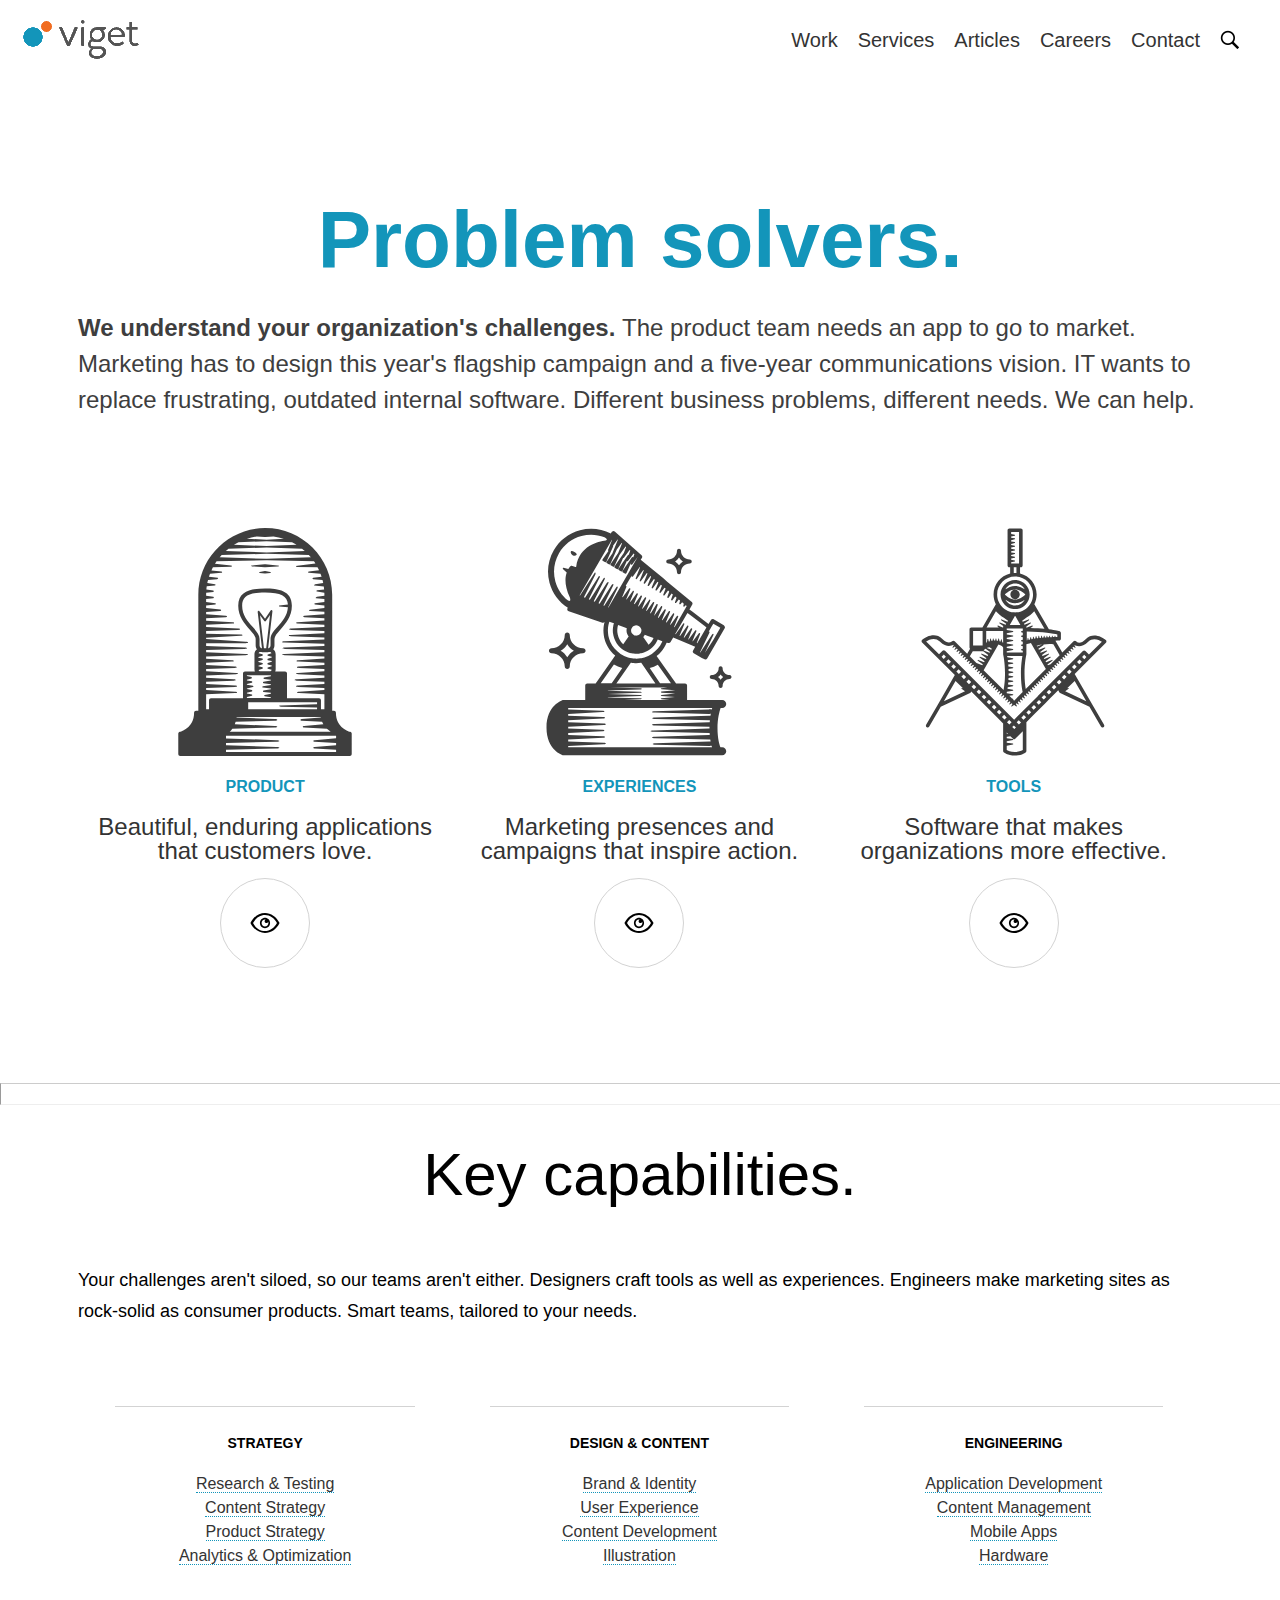
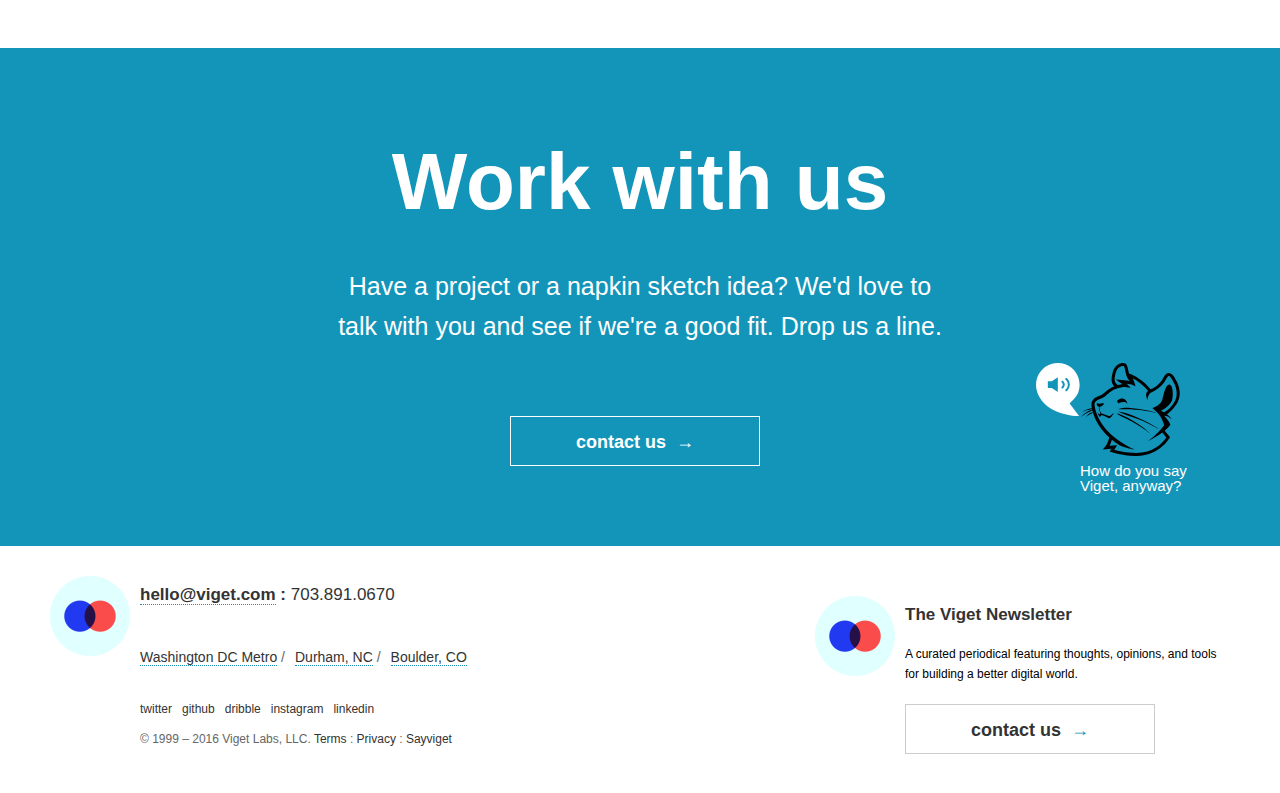
<file: services.html>
<!doctype html>
<html>
	<head>
		<meta http-equiv="content-type" content="text/html; charset=UTF-8">
        <meta name="viewport" content="width=device-width,initial-scale=1.0,minimum-scale=1.0,maximum-scale=1.0">        
		<title>[viget]service 서브페이지</title>
		<link rel="stylesheet" href="./css/reset.css" type="text/css">
		<link rel="stylesheet" href="./css/style.css" type="text/css">
        <script src="./js/jquery.min.js"></script>
        <script src="./js/jquery-ui.min.js"></script>
		
        <!-- 모바일 메뉴 animate -->
        <script type="text/javascript">
			
			$(document).ready(function(e) {
            	$("#m_menu_open").on("click",onMobile);
				$("#m_menu_close").on("click",onMobileClose);
            });
			
			function onMobile(){
				$(".m_mainmenu").css("display","block");
				$(".m_mainmenu").animate({"left":"0px"},500,"easeOutCubic");
			};
			
			function onMobileClose(){
				$(".m_mainmenu").animate({"left":"100%"},500,"easeOutCubic",function(){
				$(".m_mainmenu").css("display","none");
				});
			};
		</script>
        

	</head>
	<body>
	<header class="menu_header">
    	<h1><span class="logo"><a href="./index.html"><img src="./img/logo.png" alt="viget"></a></span></h1>
    	<!-- S : PC 메인메뉴 -->
        <div class="pc_mainmenu">
        	<nav>
                <ul class="pc_mainmenu_list">
                    <li><a href="./work.html">Work</a></li>
                    <li><a href="./services.html">Services</a></li>
                    <li><a href="./articles.html">Articles</a></li>
                    <li><a href="./careers.html">Careers</a></li>
                    <li><a href="./contact.html">Contact</a></li>
                    <li><a href="#"><img src="./img/common-search-lookup-glyph-20.png" alt="find"></a></li>
                </ul>
            </nav>
        </div>
    	<!-- E : PC 메인메뉴 --> 
        <!-- S : Mobile 메인메뉴 -->
        <a id="m_menu_open" href="#"><img src="./img/menu-alt-16.png" alt="메뉴오픈"></a>
        <div class="m_mainmenu">
        	<nav>
            	<ul class="m_mainmenu_list">
                    <li><a href="./work.html">Work</a></li>
                    <li><a href="./services.html">Services</a></li>
                    <li><a href="./articles.html">Articles</a></li>
                    <li><a href="./careers.html">Careers</a></li>
                    <li><a href="./contact.html">Contact</a></li>
                    <li><a href="#"><img src="./img/common-search-lookup-glyph-20.png" alt="find"></a></li>
                </ul>
            </nav>
            <a id="m_menu_close" href="#"><img src="./img/Cross_Cricle-20.png" alt="닫기"></a>
        </div>
        <!-- E : Mobile 메인메뉴 -->               
    </header>

    <main class="services" role="main">
        <!-- services -->
        <header class="sub_header">
            <h1>Problem solvers.</h1>
            <p class="subpage_title">Problem solvers.</p>
            <p class="subpage_txt"><span class="strong">We understand your organization's challenges. </span>The product team needs an app to go to market. Marketing has to design this year's flagship campaign and a five-year communications vision. IT wants to replace frustrating, outdated internal software. Different business problems, different needs. We can help.</p>
        </header> 
        <section class="flex_3_grid">
            <ul class="flex_list">
                <li>
                	<a href="#">
                    	<div class="icon_wrap">
							<svg xmlns="http://www.w3.org/2000/svg" width="186" height="228" viewBox="0 0 178 234"><path fill="#3E3E3E" d="M177.962 210.727l-.035-.135-.066-.211-.067-.15-.091-.166-.096-.146-.115-.139-.119-.129-.148-.121-.129-.1-.303-.166-.123-.041-.195-.066c-.6-.148-14.684-3.824-14.684-19.643 0-1.104-.896-2-2.002-2h-1.818v-118.945c-.001-37.809-30.821-68.569-68.703-68.569s-68.702 30.76-68.702 68.569v118.944h-2.354c-1.105 0-2.002.896-2.002 2 0 15.818-14.085 19.494-14.679 19.643l-.218.072-.1.033c-.111.047-.216.105-.314.17l-.086.066-.193.16-.093.098-.143.174-.08.119-.104.193-.06.133-.07.227-.032.123c-.023.121-.038.246-.038.373v20.904c0 1.104.896 1.998 2.002 1.998h173.994c1.105 0 2.002-.895 2.002-1.998v-20.904c.001-.126-.014-.249-.036-.37zm-21.57-1.627h-103.586c.865-.803 1.791-1.814 2.685-3.072l43.327-1.295c3.622-.107 3.742-1.434.145-1.584l-40.966-1.713c.317-.779.607-1.619.868-2.51l39.953-1.193c3.622-.107 3.742-1.434.145-1.584l-39.17-1.639.065-.484h86.287l.104.523-19.524 1.6c-1.837.15-1.775 1.477.073 1.584l20.802 1.219c.391.916.826 1.777 1.305 2.576l-19.783 1.621c-1.837.15-1.775 1.477.073 1.584l23.375 1.369c1.273 1.222 2.589 2.21 3.822 2.998zm-80.852-38.332l-5.12-.967v-.697l5.141-1.359c.516-.135.498-1.334-.021-1.432l-5.12-.965v-.631l6.218-1.428c.593-.135.573-1.334-.023-1.432l-6.194-1.016v-.648l5.141-1.357c.516-.137.498-1.336-.021-1.434l-5.12-.965v-.734l4.691-1.322c.483-.137.467-1.334-.019-1.432l-4.673-.941v-.791h24.607v.939l-6.973 1.297c-.731.135-.707 1.334.029 1.432l6.943.922v.773l-7.538 1.328c-.772.135-.746 1.334.031 1.432l7.507.943v.721l-8.172 1.359c-.818.135-.791 1.334.033 1.432l8.139.967v.727l-7.538 1.328c-.772.137-.746 1.334.031 1.434l7.507.943v.82l-6.34 1.258c-.687.137-.663 1.334.027 1.432l6.312.895v.838h-24.605v-.879l5.141-1.357c.515-.139.498-1.336-.021-1.433zm28.198-90.182l8.776.82c-.588 8.723-5.901 14.709-10.626 20.022-3.858 4.34-7.19 8.089-7.19 12.558v6.328c0 1.473-.824 2.703-1.932 3.053h-.537l4.406-38.018c.053-.458-.215-.892-.646-1.052-.434-.159-.919-.004-1.178.377l-5.784 8.549-5.74-7.797c-.269-.367-.751-.504-1.174-.339-.423.167-.68.597-.627 1.047l4.401 37.232h-.532c-1.107-.35-1.931-1.58-1.931-3.053v-6.328c0-4.469-3.331-8.218-7.19-12.558-5.008-5.632-10.684-12.016-10.684-21.621 0-9.793 6.592-13.609 23.512-13.609 16.126 0 22.865 3.471 23.463 12.275l-8.814 1.153c-.698.092-.675.896.027.961zm-13.523 42.781h-2.311l-3.985-33.708 4.336 5.89c.188.256.489.407.807.407h.02c.325-.007.628-.171.811-.439l4.284-6.331-3.962 34.181zm-8.026 17.885l4.233-1.334c.432-.135.418-1.334-.018-1.432l-4.216-.949v-.74l4.233-1.334c.432-.135.418-1.334-.018-1.432l-4.216-.947v-.742l4.233-1.334c.432-.135.418-1.334-.018-1.432l-4.04-.908c.331-.766 1.094-1.305 1.98-1.305h.521c.365.068.738.111 1.121.111h6.146c.383 0 .756-.043 1.121-.111h.521c.818 0 1.524.465 1.89 1.137l-3.823 1.232c-.422.137-.408 1.336.017 1.434l4.074.938v.764l-4.091 1.32c-.422.137-.408 1.334.017 1.432l4.074.939v.764l-4.091 1.32c-.422.137-.408 1.334.017 1.432l4.074.939v.764l-4.091 1.32c-.422.137-.408 1.334.017 1.432l4.005.924c-.232.938-1.077 1.639-2.088 1.639h-9.431c-.933 0-1.722-.598-2.021-1.428l4.099-1.291c.432-.137.418-1.334-.018-1.432l-4.216-.949v-.741zm23.207 42.074l36.522.996.519.002v1.709h-70.687v-7.32h70.687v2.072c-.206-.004-.417-.004-.632.004l-36.522 1.395c-2.843.109-2.748 1.064.113 1.142zm-24.805-174.697l8.091.672.225.001h.188l.225-.001 8.427-.7c3.632.515 7.165 1.339 10.564 2.464l-17.711.991-20.25-1.034c3.298-1.083 6.723-1.883 10.241-2.393zm-18.812 5.961l28.824-1.051 26.144 1.046c1.591.811 3.143 1.685 4.65 2.627l-30.78 1.37-33.459-1.382c1.497-.936 3.04-1.804 4.621-2.61zm-10.256 6.595l39.099-1.154 36.395 1.158c.979.777 1.938 1.576 2.867 2.412l-39.177 1.506-.074.005-.073-.005-41.902-1.51c.927-.836 1.887-1.634 2.865-2.412zm-7.018 6.525l45.914-1.183.214-.011.214.011 43.188 1.187c.698.762 1.381 1.538 2.04 2.335l-45.089 1.564-.353.02-.353-.02-47.818-1.565c.66-.798 1.344-1.575 2.043-2.338zm-12.946 149.003v9.32h-2.983v-15.439l29.739-1.174c2.694-.098 2.784-1.285.106-1.42l-29.846-1.648v-2.023l29.739-1.174c2.694-.098 2.784-1.285.106-1.42l-29.846-1.648v-2.271l28.378-1.166c2.587-.098 2.673-1.285.103-1.42l-28.48-1.639v-2.27l30.676-1.178c2.769-.098 2.86-1.285.109-1.42l-30.785-1.656v-2.26l29.365-1.17c2.668-.098 2.756-1.285.105-1.422l-29.471-1.645v-2.285l26.541-1.154c2.443-.098 2.524-1.287.097-1.422l-26.638-1.623v-2.252l40.51-1.211c3.406-.096 3.519-1.285.136-1.42l-40.646-1.699v-2.18l39.403-1.207c3.318-.096 3.429-1.285.132-1.42l-39.535-1.695v-2.719l40.524-.088c3.338.006 3.485-1.179.176-1.414l-40.7-2.825v-1.251l35.255-2.054c2.946-.169 3.015-1.359.082-1.423l-35.337-.809v-2.647l32.98-1.173c2.493-.097 2.576-1.285.1-1.42l-33.08-1.646v-2.296l27.197-1.144c2.071-.097 2.141-1.285.082-1.42l-27.279-1.605v-2.39l20.24-1.091c1.565-.097 1.618-1.285.062-1.42l-20.303-1.531v-2.536l14.536-1.018c1.15-.098 1.188-1.285.046-1.42l-14.582-1.43v-2.756l9.394-.9c.776-.098.802-1.285.031-1.421l-9.425-1.266v-2.984l7.313-.836c.77-.097.796-1.285.03-1.42l-7.344-1.175v-.905c0-.73.029-1.455.056-2.179l7.19-.827c.766-.097.791-1.285.03-1.42l-7.011-1.128c.097-1.051.218-2.094.367-3.129l8.457-.829c.754-.097.779-1.285.03-1.42l-7.916-1.087c.219-1.082.466-2.153.742-3.214l9.249-.785c.907-.098 1.598-1.285.696-1.421l-8.999-1.023c.342-1.065.718-2.116 1.117-3.155l11.665-.906c1.013-.098 1.046-1.285.04-1.421l-10.251-1.115c.484-1.06.995-2.104 1.538-3.131l18.416-.559c1.531-.06 1.611-1.246.096-1.419l-16.419-1.671c.529-.851 1.079-1.688 1.648-2.509l50.812-1.188.508-.022.509.022 48.084 1.191c.523.758 1.029 1.528 1.52 2.311l-18.574 2.126c-1.511.207-2.006 1.392-.475 1.416l21.188.146c.568 1.066 1.1 2.154 1.604 3.258l-10.519 1.144c-1.006.136-.973 1.323.041 1.421l11.949.928c.396 1.032.768 2.075 1.107 3.134l-8.613 1.023c-.902.136-.871 1.323.035 1.421l9.532.81c.271 1.04.513 2.091.729 3.152l-8.185 1.124c-.749.135-1.727 1.323-.973 1.42l9.742.885c.149 1.041.27 2.091.365 3.147l-7.254.725c-.768.089-.813 1.276-.055 1.42l7.518 1.325c.021.669.051 1.336.051 2.01v.861l-7.619 1.219c-.766.135-1.741 1.323-.971 1.42l8.59.899v2.884l-9.699 1.303c-.771.136-.745 1.323.031 1.421l9.668.927v2.585l-14.864 1.749c-1.14.157-1.079 1.345.073 1.419l14.791.747v2.613l-20.578 1.552c-1.555.135-1.503 1.323.062 1.42l20.516 1.105v2.358l-27.555 1.622c-2.059.135-1.957 1.047.083 1.42l27.472 1.155v2.266l-34.193 1.665c-2.533.135-2.448 1.323.101 1.42l34.093 1.187v2.22l-34.498 1.681c-2.846.135-2.75 1.322.114 1.42l34.384 1.196v2.182l-40.971 1.708c-3.314.135-3.204 1.323.133 1.42l40.838 1.216v2.16l-40.467 1.709c-3.351.135-3.238 1.324.135 1.42l40.332 1.217v2.158l-40.92 1.711c-3.384.135-3.271 1.324.135 1.42l40.785 1.219v2.215l-26.697 1.652c-2.647.135-2.559 1.324.105 1.422l26.592 1.176v2.26l-26.254 1.648c-2.607.137-2.521 1.324.104 1.422l26.149 1.172v2.258l-27.115 1.656c-2.678.135-2.588 1.322.107 1.42l27.008 1.178v2.24l-28.5 1.668c-2.795.135-2.702 1.322.112 1.42l28.388 1.186v2.244l-27.115 1.656c-2.678.135-2.588 1.322.107 1.42l27.008 1.178v2.02l-26.138 1.645c-2.593.135-2.506 1.322.104 1.42l26.035 1.172v15.441h-3.52v-9.32c0-1.104-.896-1.998-2.002-1.998h-32.854v-25.496c0-1.104-.897-1.998-2.003-1.998h-10.088c.284-.707.445-1.477.445-2.283v-15.422c0-2.033-.999-3.834-2.527-4.953.807-1.191 1.291-2.656 1.291-4.248v-6.328c0-2.951 2.865-6.173 6.182-9.904 5.211-5.86 11.694-13.154 11.694-24.276 0-15.515-13.91-17.606-27.517-17.606s-27.517 2.092-27.517 17.606c0 11.122 6.484 18.416 11.694 24.276 3.316 3.731 6.182 6.953 6.182 9.904v6.328c0 1.59.483 3.057 1.292 4.246-1.529 1.121-2.528 2.922-2.528 4.955v15.422c0 .807.161 1.576.445 2.283h-10.211c-1.105 0-2.002.895-2.002 1.998v25.496h-32.854c-1.106 0-2.003.894-2.003 1.998zm130.411 39.193l-22.052 1.809c-1.837.15-1.775 1.475.073 1.584l21.979 1.285v2.322l-22.052 1.809c-1.837.15-1.775 1.475.073 1.584l21.979 1.285v2.42h-113.003v-2.428l51.443-1.277c4.355-.109 4.5-1.434.173-1.584l-51.616-1.797v-2.342l51.443-1.277c4.355-.109 4.5-1.434.173-1.584l-51.616-1.797v-2.822h113.003v2.81zm-85.711-176.51l12.423.854h.225l.094.001.094-.001h.225l12.423-.854c2.127-.067 2.197-.887.085-.979l-12.424-1.196-.378-.006h-.048l-.378.006-12.424 1.196c-2.114.093-2.044.912.083.979zm18.162 5.852l-5.251-1.004-.16-.005h-.021l-.159.005-5.251 1.004c-.893.078-.863.766.036.822l5.25.717.096.001h.078l.096-.001 5.251-.717c.898-.056.927-.744.035-.822z"></path></svg>
                            <p class="icon_title">PRODUCT</p>
                            <p class="icon_txt">Beautiful, enduring applications that customers love.</p>
                            <span class="icon_eye"><svg xmlns="http://www.w3.org/2000/svg" width="30" height="22" viewBox="0 0 30 22"><path d="M15 5.774c-2.8 0-5.078 2.343-5.078 5.225s2.278 5.226 5.078 5.226c2.801 0 5.078-2.344 5.078-5.226s-2.277-5.225-5.078-5.225zm0 8.761c-1.885 0-3.418-1.587-3.418-3.536s1.533-3.535 3.418-3.535c.218 0 .431.026.638.067-.608.302-1.033.937-1.033 1.676 0 1.029.817 1.867 1.821 1.867.836 0 1.533-.584 1.746-1.372.156.402.246.838.246 1.297 0 1.949-1.533 3.536-3.418 3.536zm14.439-3.756c-2.986-6.036-8.517-9.787-14.439-9.787-5.921 0-11.453 3.751-14.438 9.787-.068.139-.068.302 0 .44 2.985 6.037 8.517 9.789 14.438 9.789 5.922 0 11.453-3.752 14.439-9.788.069-.139.069-.302 0-.441zm-14.439 8.241c-4.866 0-9.431-3.066-11.958-8.02 2.527-4.954 7.092-8.021 11.958-8.021 4.867 0 9.432 3.067 11.959 8.021-2.527 4.953-7.092 8.02-11.959 8.02z"></path></svg></span>
                        </div>
                    </a>
                	
                </li>
                <li>
                	<a href="#">
                    	<div class="icon_wrap">
							<svg xmlns="http://www.w3.org/2000/svg" width="186" height="228" viewBox="0 0 186 228"><path fill="#3E3E3E" d="M176.236 179.908c2.214 0 4.009-1.789 4.009-3.994 0-2.207-1.795-3.994-4.009-3.994h-35.164v-14.369c0-1.104-.897-1.998-2.005-1.998h-8.984l-19.478-27.496c1.73-1.383 3.333-2.902 4.742-4.57 1.943-2.41 3.637-4.99 4.835-7.758.138-.324.258-.654.388-.98l.316.072 1.779.166.188.008c.71 0 1.375-.377 1.735-.997l2.608-4.502 21.997 9.171-.705 1.209-1.511 2.781c-.517.953-.181 2.141.761 2.682l8.543 4.914.163.084 2.156.99c.271.125.557.186.839.186.695 0 1.368-.363 1.737-1l17.515-30.224c.444-.767.329-1.734-.283-2.376l-.555-.579c-.132-.139-.283-.258-.449-.354l-9.747-5.606c-.933-.537-2.127-.241-2.7.668l-2.448 3.887-16.573-12.69-2.479-1.8 2.824-4.874c.488-.844.296-1.914-.457-2.536l-24.617-20.329-3.824-3.353-12.921-10.479-9.74-8.044 1.267-2.185c.478-.824.304-1.87-.412-2.499l-26.849-23.525c-.451-.396-1.057-.566-1.649-.471-.593.097-1.111.454-1.411.972l-.783 1.352c-9.558-4.935-20.461-6.126-30.93-3.332-11.115 2.967-20.405 10.069-26.159 19.998-5.753 9.928-7.282 21.494-4.304 32.567 2.805 10.428 9.292 19.24 18.361 25.02l-.33.57c-.075.129-.135.266-.178.404l-.048.248-.035.183.006.218.006.22.044.176.064.252.001.003v.002l.079.153.123.238.138.166.142.171.202.155.145.112.276.129.123.058.005.002.005.002.103.034 33.708 11.457c.213.073.432.106.647.106.567 0 1.104-.249 1.487-.676-.408 1.513-.729 3.074-.923 4.688-.106.68-.095 1.377-.146 2.071l-.053 1.048-.026.527.001.177.003.062.006.123.012.247c.084 1.331.062 2.585.345 4.125.366 3.003 1.27 5.759 2.444 8.549 1.199 2.766 2.894 5.344 4.837 7.752 1.254 1.484 2.667 2.84 4.18 4.098l-19.606 27.982h-8.406c-1.107 0-2.004.895-2.004 1.998v14.369h-21.044l-.11.01-.341.035c-.187.021-.369.049-.546.094l-.139.023c-.676.199-16.547 5.131-16.547 27.549s15.872 27.35 16.547 27.549l.208.045.215.047c.237.043.476.072.713.072h158.052c2.214 0 4.009-1.789 4.009-3.994 0-2.207-1.795-3.994-4.009-3.994h-1.771c-1.131-2.975-2.959-9.27-2.959-18.928 0-9.918 1.937-17.084 3.109-20.52h1.619zm-46.664-17.74v.035l-.284-.01-13.696 1.34c-1.065.105-1.03 1.021.043 1.098l13.695.957.242-.014v.035l-.284-.01-13.696 1.338c-1.065.105-1.03 1.023.043 1.098l13.247.926-13.29 1.299c-1.065.105-1.03 1.023.043 1.098l8.035.562h-45.254l15.405-.578c2.707-.102 2.616-.992-.107-1.064l-31.842-.852v-.195l31.949-1.197c2.707-.1 2.616-.992-.107-1.064l-31.842-.852v-.195l31.949-1.197c2.707-.1 2.616-.992-.107-1.064l-31.842-.852v-.195l31.949-1.195c2.707-.102 2.616-.994-.107-1.066l-30.047-.805h57.868l-5.941.582c-1.065.104-1.03 1.021.043 1.098l13.695.957.24-.018zm-59.22-6.615l14.471-20.838.569.086c.795.125 1.59.258 2.396.27l1.205.062.603.029.301.016.151.006.076.004.19.002c1.526-.105 2.911-.057 4.63-.371l.305-.049 14.166 20.783h-39.063zm41.472-18.848l13.148 18.561h-10.908l-10.348-15.182c2.857-.814 5.572-1.955 8.108-3.379zm50.782-33.027l2.203-3.802.081-.176.288-.495 2.148-3.41 7.006 4.029-7.357 12.696-8.021 12.194 8.351-17.463c.736-1.539-.322-2.082-1.265-.649l-11.763 17.884-.254-.146 9.274-19.393c.586-1.223.033-1.799-.691-1.269zm-19.071-17.244l15.472 11.868 1.43 1.085-9.21 15.797-.486-.203 3.413-9.048c.29-.771-.753-1.339-1.247-.68l-6.07 8.1-.442-.184 4.01-9.986c.353-.876-.693-1.441-1.249-.676l-6.582 9.068-.413-.172 4.018-10.146c.336-.85-.709-1.415-1.249-.677l-6.713 9.179-.491-.205 4.612-10.891c.424-1-.624-1.561-1.252-.671l-7.066 10.017-.53-.221 4.842-11.431c.423-.999-.625-1.561-1.253-.671l-7.412 10.508-.445-.186 12.224-21.093 2.089 1.519zm-49.476-47.072l-4.354 10.771c-.36.891.686 1.455 1.25.676l6.338-8.763.465.387-4.046 10.006c-.359.89.687 1.454 1.25.675l5.876-8.124.618.513-3.736 9.241c-.359.89.687 1.455 1.25.675l5.414-7.485.771.641-3.427 8.476c-.36.89.686 1.454 1.25.675l4.952-6.848.923.767-3.117 7.711c-.36.89.686 1.454 1.249.675l4.491-6.208.901.749-2.822 6.981c-.36.89.686 1.455 1.25.675l4.05-5.6 1.1.913-2.437 6.393c-.299.786.744 1.354 1.248.68l3.712-4.979 1.135.943-2.3 6.027c-.3.788.743 1.356 1.248.679l3.489-4.683 1.171.972-1.936 5.397c-.253.706.789 1.277 1.246.683l3.12-4.062 1.203.999-1.746 5.004c-.236.677.806 1.248 1.245.684l2.885-3.709 1.319 1.096-1.611 4.526c-.248.698.794 1.269 1.246.683l2.591-3.361 1.331 1.105-.85 2.911c-.159.543.88 1.119 1.241.689l1.622-1.93 1.675 1.392-.558 2.201c-.122.479.916 1.057 1.24.691l1.188-1.341 1.076.894-3.252 5.611-8.944 15.433-.487-.28 4.115-10.178c.359-.89-.687-1.455-1.25-.675l-6.386 8.828-.487-.281 4.115-10.177c.359-.89-.686-1.455-1.25-.675l-6.385 8.827-.6-.345 4.115-10.178c.359-.89-.687-1.454-1.25-.675l-6.385 8.828-.499-.286 3.875-9.738c.342-.858-.703-1.425-1.249-.676l-6.127 8.399-.488-.28 4.271-10.464c.371-.91-.675-1.475-1.251-.674l-6.553 9.105-.235-.135 3.566-10.511c.309-.91-.768-1.414-1.286-.604l-5.812 9.083-.535-.309 4.114-10.177c.36-.891-.686-1.455-1.25-.676l-6.385 8.828-.479-.275 4.268-10.333c.096-.955-1.067-1.206-1.39-.3l-6.392 8.612-.511-.295 4.001-10.103c.514-.812-.414-1.553-1.108-.886l-6.411 8.966-.492-.283 3.875-9.738c.342-.858-.703-1.425-1.249-.676l-6.126 8.4-.511-.294 3.798-9.596c.336-.85-.709-1.416-1.249-.677l-6.043 8.263-.511-.294 3.853-9.696c.34-.855-.705-1.422-1.249-.677l-6.102 8.36-.309-.178 4.115-10.177c.36-.891-.686-1.455-1.25-.676l-6.385 8.829-.487-.281 4.115-10.177c.243-.603-.158-1.045-.617-1.033l6.318-10.902-.351.867c-.36.89.686 1.455 1.25.675l6.8-9.401.315.265zm13.503 70.61c-.46 1.073-1.031 2.063-1.612 2.997-.999 1.494-2.162 2.729-3.363 3.768l-1.902-2.686-3.471-5.037c.391-.42.733-.854 1.017-1.284.223-.331.398-.66.557-.984l2.454.892 6.32 2.334zm-12.135-7.513l-.024.438-.021.261-.039.187c-.013.122-.057.308-.123.528-.109.395-.309.869-.616 1.352-.351.547-.842 1.103-1.526 1.559-.64.415-1.424.719-2.29.82l-.33.019-.167.008-.063.005-.024-.002c-.302-.019-.713-.027-.821-.073-.159-.017-.38-.074-.611-.137-.223-.063-.442-.149-.659-.242-.865-.386-1.644-1.038-2.195-1.864-.184-.28-.327-.582-.452-.893-.242-.604-.381-1.249-.387-1.91l.002-.047.007-.136.015-.271c.004-.216.032-.294.05-.386.017-.17.092-.424.152-.665.159-.47.367-.921.633-1.336.547-.823 1.321-1.475 2.182-1.859.433-.182.874-.336 1.327-.389.223-.051.452-.043.675-.063l.042-.003.016-.001.035.002.238.01.433.027c.293.056.754.12 1.127.279.389.128.733.326 1.061.521.64.418 1.126.943 1.473 1.455.356.511.546 1.025.673 1.449.127.426.17.777.185 1.017l.022.34zm-14.485 2.82c.289.898.689 1.757 1.208 2.532.151.225.33.425.498.634l-5.44 7.764c-.987-.926-1.933-1.994-2.767-3.236-1.536-2.317-2.672-5.184-3.049-8.348-.064-.393-.048-.797-.079-1.199l-.031-.606-.017-.305v-.001l.003-.054.009-.171c.056-.892.06-1.905.225-2.611.073-.39.099-.771.201-1.177l.32-1.23.101-.338 6.804 2.6 1.865.678c-.071.288-.136.586-.175.929-.038.266-.072.544-.072.691l-.028.656c.02.943.149 1.887.424 2.792zm-50.891-66.387c-.15.105-.457.109-.639.081l-3.734-1.227c-.333-.112-.697-.039-.963.188-.149.126-1.243 1.093-2.393 3.005l-4.753-1.147c-.466-.112-1.047.921-.695 1.235l3.828 3.416c-1.76 5.088-2.323 13.336 3.263 25.39.419 1.458 1 4.51-2.288 2.377-6.012-4.864-10.332-11.461-12.375-19.06-2.562-9.526-1.248-19.479 3.704-28.021 4.95-8.543 12.943-14.653 22.507-17.206 7.729-2.062 15.735-1.6 23.049 1.256l-.084.011s4.418 2.049 1.282 3.377c-7.363.926-26.535 5.315-29.541 25.954-.028.188-.084.312-.168.371zm28.189 38.874l-.857-.363 9.691-19.617c1.017-2.06-.184-2.662-1.436-.721l-12.072 18.724-1.051-.444 9.524-19.465c1.294-1.881.193-2.649-1.317-.919l-12.027 18.768-.972-.41 10.724-21.478c1.097-2.196-.107-2.794-1.439-.715l-13.162 20.554-1.019-.431 10.59-21.143c1.123-2.24-.083-2.837-1.44-.713l-12.943 20.253-1.134-.48 11.491-22.55c.684-2.516-.57-2.964-1.499-.535l-13.869 21.445-.38-.16 32.121-55.428c.134-.028.264-.068.393-.114l-4.026 9.947c-.207.512-.011.929.317 1.107l-5.813 8.461c-.37.538-.368 1.199.004 1.413l2.576 1.481c.384.221.979-.136 1.252-.748l6.563-14.783c.188-.425.162-.767.021-.979l4.541-6.281.29.254-5.149 12.721c-.068.17-.08.323-.07.467l-6.019 8.76c-.37.538-.368 1.199.004 1.413l2.576 1.481c.384.222.98-.135 1.252-.748l6.317-14.229 4.789-6.625.489.429-3.906 9.649-7.513 10.934c-.37.539-.368 1.199.004 1.414l2.576 1.481c.383.221.979-.136 1.251-.748l4.979-11.215 6.108-8.449.548.48-2.195 5.899-.125.142-9.14 13.301c-.37.538-.368 1.199.004 1.413l2.576 1.481c.384.221.979-.135 1.252-.748l4.598-10.356c.26.022.535-.071.739-.346l5.811-7.702.678.594-1.577 4.14c-.278-.053-.633.091-.934.528l-9.14 13.303c-.37.539-.368 1.199.004 1.413l2.576 1.482c.384.221.98-.136 1.252-.749l4.342-9.78c.314.353.925.425 1.298-.079l5.486-7.356.775.679-1.238 3.258c-.158-.527-.835-.61-1.349.138l-9.14 13.301c-.37.538-.368 1.199.004 1.413l2.576 1.481c.384.221.979-.136 1.251-.748l5.086-11.457-.844 2.221c-.274.89.951 1.488 1.464.717l5.482-7.431-26.16 45.145-3.09 5.333-.377-.159 9.322-18.986c.977-1.989-.224-2.595-1.435-.723l-11.71 18.093zm10.281 42.82c-1.674-2.08-3.149-4.295-4.185-6.68-.316-.57-.471-1.205-.714-1.799-.212-.606-.479-1.193-.607-1.82l-.478-1.841c-.152-.609-.196-1.198-.305-1.792-.246-1.112-.247-2.537-.328-3.833l-.013-.247-.005-.104v-.026l.024-.455.046-.907c.045-.601.024-1.205.119-1.792.235-1.973.678-3.86 1.27-5.651l4.601 1.7c-.407 1.23-.724 2.48-.888 3.821-.202 1.133-.183 1.976-.242 2.904l-.009.171-.006.127-.002.159.018.376.038.747c.037.496.029.993.105 1.479.47 3.91 1.892 7.457 3.798 10.307 1.924 2.852 4.308 5 6.639 6.525 2.329 1.557 4.655 2.402 6.578 2.941l1.38.348c.443.096.89.145 1.29.209l1.119.158c.339.045.582.035.834.053l1.491.07.11.004 1.643-.076c.538-.006 1.193-.096 1.963-.219.385-.062.802-.107 1.238-.201l1.379-.35c1.923-.539 4.247-1.387 6.578-2.938 2.331-1.525 4.719-3.672 6.646-6.521.771-1.209 1.512-2.505 2.104-3.916l4.572 1.689-.275.692c-1.035 2.382-2.512 4.597-4.186 6.673-1.733 2.039-3.791 3.824-6.039 5.367-2.286 1.494-4.804 2.643-7.43 3.49l-2.007.516c-.675.209-1.319.225-1.979.354-1.202.268-2.791.254-4.23.35l-.042-.002-.065-.004-.13-.006-.26-.014-.52-.027-1.04-.051c-.697-.002-1.381-.123-2.065-.229-1.383-.148-2.714-.533-4.053-.871-2.629-.842-5.152-1.984-7.439-3.484-2.249-1.544-4.307-3.333-6.041-5.374zm-.586 15.836c2.592 1.52 5.381 2.738 8.321 3.611l-10.579 15.232h-10.946l13.204-18.843zm41.295 48.193l53.854 1.27c.613.016 1.199-.004 1.733-.045-.119.631-.233 1.283-.343 1.961-.486-.025-1.008-.033-1.543-.016l-53.663 1.779c-4.176.139-4.037 1.357.167 1.457l53.663 1.271c.269.006.533.006.791.002-.062.613-.113 1.248-.162 1.889-.266-.002-.536 0-.811.01l-53.854 1.779c-4.191.139-4.052 1.357.167 1.457l53.854 1.271h.433c-.012.574-.03 1.137-.03 1.727l.003.166-.686.006-55.282 1.781c-4.303.137-4.159 1.357.172 1.457l55.282 1.271h.657c.038.646.081 1.277.133 1.891-.277-.004-.561-.002-.849.008l-53.854 1.779c-4.191.139-4.052 1.359.167 1.459l53.854 1.27c.416.012.816.002 1.201-.014.101.666.206 1.318.319 1.938-.513-.033-1.066-.043-1.637-.023l-53.207 1.779c-4.141.139-4.002 1.357.166 1.457l53.207 1.271c.905.021 1.754-.029 2.446-.125.146.549.292 1.068.438 1.557h-143.821v-1.432l.24-.004 35.413-1.779c2.756-.139 2.664-1.359-.11-1.459l-35.413-1.27-.13-.002v-1.895l.186-.004 34.731-1.779c2.703-.139 2.613-1.359-.108-1.457l-34.731-1.271h-.078v-1.898l.137-.002 34.117-1.779c2.655-.139 2.566-1.357-.106-1.457l-34.117-1.271h-.031v-1.896l.24-.004 35.413-1.779c2.756-.139 2.664-1.357-.11-1.457l-35.413-1.271h-.13v-1.896l.186-.002 34.731-1.781c2.703-.137 2.613-1.357-.108-1.457l-34.731-1.271h-.078v-1.896l.141-.002 34.165-1.779c2.659-.139 2.57-1.359-.106-1.459l-34.165-1.27h-.035v-1.465h144.016c-.146.506-.293 1.047-.44 1.619-.774-.123-1.786-.186-2.853-.15l-53.854 1.779c-4.192.136-4.052 1.357.166 1.456zm13.018-149.196c4.823 0 8.746 3.908 8.746 8.713 0 1.104.897 1.997 2.004 1.997s2.005-.894 2.005-1.997c0-4.805 3.923-8.713 8.744-8.713 1.107 0 2.005-.894 2.005-1.997 0-1.103-.897-1.997-2.005-1.997-4.821 0-8.744-3.908-8.744-8.711 0-1.104-.897-1.997-2.005-1.997-1.106 0-2.004.894-2.004 1.997 0 4.803-3.923 8.711-8.746 8.711-1.106 0-2.004.895-2.004 1.997 0 1.103.898 1.997 2.004 1.997zm10.75-5.896c1.004 1.567 2.341 2.898 3.914 3.899-1.573 1-2.91 2.331-3.914 3.899-1.004-1.568-2.341-2.899-3.914-3.899 1.573-1 2.91-2.331 3.914-3.899zm-114.242 108.969c0 1.379 1.122 2.496 2.506 2.496 1.384 0 2.505-1.117 2.505-2.496 0-7.311 5.97-13.258 13.308-13.258 1.384 0 2.506-1.117 2.506-2.496s-1.122-2.496-2.506-2.496c-7.338 0-13.308-5.947-13.308-13.257 0-1.379-1.122-2.496-2.505-2.496-1.384 0-2.506 1.117-2.506 2.496 0 7.31-5.969 13.257-13.308 13.257-1.384 0-2.505 1.117-2.505 2.496s1.122 2.496 2.505 2.496c7.339 0 13.308 5.948 13.308 13.258zm2.506-22.338c1.597 2.723 3.876 4.994 6.609 6.584-2.732 1.592-5.012 3.863-6.609 6.586-1.597-2.723-3.876-4.994-6.609-6.586 2.733-1.59 5.012-3.861 6.609-6.584zm162.23 30.967c-3.783 0-6.862-3.066-6.862-6.836 0-1.104-.897-1.998-2.005-1.998s-2.005.895-2.005 1.998c0 3.77-3.079 6.836-6.864 6.836-1.106 0-2.004.895-2.004 1.998 0 1.102.897 1.996 2.004 1.996 3.785 0 6.864 3.068 6.864 6.838 0 1.104.897 1.998 2.005 1.998s2.005-.895 2.005-1.998c0-3.77 3.079-6.838 6.862-6.838 1.107 0 2.005-.895 2.005-1.996 0-1.103-.897-1.998-2.005-1.998zm-8.867 4.588c-.714-1.004-1.593-1.879-2.6-2.59 1.007-.711 1.886-1.588 2.6-2.59.714 1.002 1.593 1.879 2.599 2.59-1.006.711-1.885 1.586-2.599 2.59zm-146.211-127.635c-1.574-.905-2.983-1.411-3.521-.482s.144 2.688 1.718 3.594 3.445.613 3.983-.314c.538-.93-.606-1.893-2.18-2.798z"></path></svg>
                            <p class="icon_title">Experiences</p>
                            <p class="icon_txt">Marketing presences and campaigns that inspire action.</p>
                            <span class="icon_eye"><svg xmlns="http://www.w3.org/2000/svg" width="30" height="22" viewBox="0 0 30 22"><path d="M15 5.774c-2.8 0-5.078 2.343-5.078 5.225s2.278 5.226 5.078 5.226c2.801 0 5.078-2.344 5.078-5.226s-2.277-5.225-5.078-5.225zm0 8.761c-1.885 0-3.418-1.587-3.418-3.536s1.533-3.535 3.418-3.535c.218 0 .431.026.638.067-.608.302-1.033.937-1.033 1.676 0 1.029.817 1.867 1.821 1.867.836 0 1.533-.584 1.746-1.372.156.402.246.838.246 1.297 0 1.949-1.533 3.536-3.418 3.536zm14.439-3.756c-2.986-6.036-8.517-9.787-14.439-9.787-5.921 0-11.453 3.751-14.438 9.787-.068.139-.068.302 0 .44 2.985 6.037 8.517 9.789 14.438 9.789 5.922 0 11.453-3.752 14.439-9.788.069-.139.069-.302 0-.441zm-14.439 8.241c-4.866 0-9.431-3.066-11.958-8.02 2.527-4.954 7.092-8.021 11.958-8.021 4.867 0 9.432 3.067 11.959 8.021-2.527 4.953-7.092 8.02-11.959 8.02z"></path></svg></span>                            
                        </div>
                    </a>
                </li>
                <li>
                	<a href="#">
                    	<div class="icon_wrap">
							<svg xmlns="http://www.w3.org/2000/svg" width="186" height="228" viewBox="0 0 206 254"><path fill="#3E3E3E" d="M109.439 74.104c0-2.873-2.341-5.21-5.217-5.21-2.875 0-5.216 2.338-5.216 5.21s2.341 5.21 5.216 5.21c2.877 0 5.217-2.337 5.217-5.21zm-8.751 15.805c1.14.254 2.32.399 3.535.399 1.216 0 2.396-.145 3.536-.399 3.267-.729 6.154-2.446 8.353-4.817 2.681-2.892 4.334-6.746 4.334-10.988 0-8.934-7.277-16.204-16.223-16.204-8.943 0-16.221 7.27-16.221 16.204 0 4.242 1.652 8.096 4.333 10.988 2.198 2.371 5.087 4.088 8.353 4.817zm3.535-3.605c-4.645 0-8.69-2.605-10.754-6.428 2.792 1.975 6.545 3.854 10.754 3.854 4.211 0 7.963-1.879 10.756-3.854-2.065 3.823-6.111 6.428-10.756 6.428zm0-24.399c4.646 0 8.691 2.604 10.756 6.427-2.793-1.975-6.545-3.854-10.756-3.854-4.209 0-7.962 1.879-10.755 3.854 2.064-3.822 6.11-6.427 10.755-6.427zm0 6.578c4.948 0 9.382 3.624 11.449 5.621-2.067 1.999-6.501 5.622-11.449 5.622-4.951 0-9.387-3.628-11.451-5.625 2.058-1.997 6.477-5.618 11.451-5.618zm101.749 57.757c-.027-.564-.292-1.09-.729-1.45-4.425-3.642-14.812-8.519-22.436-.904-3.429 3.425-6.653 4.631-9.345 3.513l-1.253-1.253c-.376-.376-.886-.587-1.418-.587-.531 0-1.041.211-1.417.587l-12.571 12.557-7.638-13.213c1.318-.022 2.68-.035 4.091-.035 1.106 0 2.005-.896 2.005-2.002v-6.473c0-.902-.605-1.694-1.478-1.932-.303-.082-4.368-1.164-11.893-2.143l-16.216-28.055c1.631-3.235 2.555-6.883 2.555-10.745 0-11.33-7.91-20.842-18.502-23.336v-7.08h.896c1.106 0 2.004-.896 2.004-2.002v-39.183c0-1.106-.897-2.002-2.004-2.002h-12.801c-1.107 0-2.005.896-2.005 2.002v39.182c0 1.106.897 2.002 2.005 2.002h.895v7.08c-10.592 2.493-18.501 12.006-18.501 23.335 0 3.862.925 7.51 2.555 10.745l-14.949 25.862h-12.396c-1.107 0-2.005.896-2.005 2.002v20.296c0 .588.257 1.109.659 1.477l-3.233 5.594-13.95-13.934c-.783-.782-2.052-.782-2.834 0l-.064.064c-.696.673-4.492 3.71-10.806-2.594-7.621-7.614-18.009-2.738-22.436.904-.437.36-.7.886-.728 1.45-.026.563.186 1.113.585 1.512l36.463 36.421-18.841 32.596-13.123 22.703c-.553.958-.225 2.183.734 2.735.316.182.661.268 1.001.268.692 0 1.366-.358 1.738-1.001l12.808-22.158 32.663-15.274c.372-.175.681-.458.887-.812l.442-.766 30.058 30.023c.075.116.164.228.267.33l5.182 5.176v30.649c0 .565.24 1.106.661 1.485.165.148 4.132 3.643 12.41 3.643 8.315 0 12.075-3.539 12.231-3.689.392-.376.611-.896.611-1.438v-32.076l3.754-3.749c.098-.098.183-.205.257-.32l5.527-5.521h.001l5.641-5.635.001-.001v-.001l5.641-5.634.001-.001h.001l5.64-5.634.001-.001.002-.002 5.639-5.633.002-.001.001-.002 3.349-3.345 1.239 2.143c.205.354.515.638.887.812l32.663 15.274 12.807 22.158c.372.643 1.046 1.001 1.739 1.001.339 0 .684-.086 1-.268.959-.553 1.287-1.777.734-2.735l-13.122-22.703-19.637-33.973 34.813-34.774c.398-.398.611-.948.585-1.511zm-52.104 15.394l-10.155 10.145-2.943 1.141-.573-.991 5.56-4.08c.523-.384.105-1.15-.5-.916l-6.493 2.517-.572-.992 5.56-4.08c.522-.383.104-1.149-.5-.916l-6.493 2.517-.573-.991 5.56-4.08c.523-.384.105-1.15-.499-.916l-6.494 2.517-.572-.991 5.56-4.08c.523-.384.104-1.15-.5-.916l-6.493 2.517-.572-.991 5.56-4.08c.522-.384.104-1.15-.5-.916l-6.493 2.517-.573-.991 5.56-4.08c.32-.234.286-.61.074-.815 3.476-.491 7.433-.735 11.042-.201l7.022 12.152zm-15.375 15.357l-22.413 22.389c-.59-3.394-1.359-9.278-1.359-16.907 0-12.339 2.016-21.331 2.036-21.421l.002-.018c.03-.138.048-.28.048-.427v-10.991c.848-.309 2.48-.836 5.045-1.415l16.641 28.79zm-10.268-25.775c1.475-.389 3.66-.908 6.197-1.327l-5.689 2.204-.508-.877zm23.027-12.655v2.897c-.662.005-1.29.019-1.932.029l-.282-1.109c-.071-.281-.699-.271-.75.011l-.203 1.117c-.601.013-1.175.031-1.757.048l-.299-1.177c-.071-.281-.699-.271-.751.011l-.218 1.204-1.715.069-.326-1.284c-.071-.281-.699-.271-.75.011l-.242 1.333c-.562.028-1.108.06-1.652.092l-.364-1.436c-.071-.281-.699-.271-.751.011l-.273 1.509-1.57.114-.415-1.634c-.071-.281-.699-.271-.75.011l-.315 1.737-1.465.136-.479-1.884c-.071-.281-.699-.271-.751.011l-.368 2.031-1.335.147-.556-2.189c-.071-.281-.699-.271-.75.011l-.435 2.392-1.258.166-.566-2.23c-.071-.281-.7-.271-.751.011l-.449 2.479c-.448.069-.871.141-1.292.212l-.518-2.038c-.071-.281-.699-.271-.75.011l-.423 2.328-1.293.253-.543-2.142c-.072-.281-.699-.271-.751.011l-.454 2.507c-.469.107-.911.212-1.322.316l-.482-1.898c-.071-.281-.699-.271-.75.011l-.424 2.331-.523.15v-9.941c18.265.154 30.047 2.37 34.003 3.244zm-14.319-6.227c-4.382-.439-9.587-.799-15.584-.951l2.339-1.716c.523-.384.105-1.15-.5-.916l-6.381 2.473v-1.283l-.016-.156 4.891-3.589c.522-.384.104-1.15-.5-.916l-6.493 2.516-.573-.991 5.561-4.08c.522-.384.104-1.15-.5-.916l-6.494 2.516-.572-.991 5.261-3.861c2.422-1.318 5.221-3.409 8.196-6.804l11.365 19.665zm-25.878 3.89l1.743.497v2.697l-1.754.7c-.266.106-.257 1.04.011 1.116l1.743.497v2.697l-1.754.7c-.266.106-.257 1.04.011 1.117l1.743.497v2.697l-1.754.7c-.266.105-.257 1.039.011 1.115l1.743.497v2.697l-1.754.7c-.266.105-.257 1.039.011 1.115l1.743.498v1.844h-17.896v-1.379l.104.008 6.812-1.363c.53-.106.513-1.04-.021-1.116l-6.812-.974-.083.01.05-1.57.055.003 6.812-1.362c.53-.106.513-1.04-.021-1.117l-6.846-1.193v-1.34l.055.003.034-.007 6.778-1.356c.53-.106.513-1.04-.021-1.116l-6.812-.973-.033.004v-1.565l.055.004 6.812-1.363c.53-.106.513-1.04-.021-1.116l-6.812-.974-.033.004v-1.565l.055.004 6.812-1.363c.53-.105.513-1.04-.021-1.116l-6.812-.973-.033.003-.05-1.801h17.896v2.463l-1.754.7c-.269.105-.26 1.039.008 1.115zm-9.257 73.859l-1.04-.148-2.946-2.943 4.008-.803c.53-.105.513-1.039-.021-1.115l-6.812-.974-.062.007-.021-.021v-.7l.19-.86 6.727-1.346c.53-.105.513-1.039-.021-1.115l-6.094-.871c.091-.566.184-1.191.275-1.854l5.84-1.169c.53-.105.513-1.039-.021-1.116l-5.443-.777c.07-.66.139-1.343.201-2.063l5.264-1.053c.53-.105.513-1.04-.021-1.116l-5.03-.718c.044-.709.081-1.437.113-2.188l4.938-.988c.53-.105.513-1.04-.021-1.116l-4.829-.69c.013-.703.02-1.424.02-2.158l-.001-.078 4.832-.967c.53-.105.513-1.04-.021-1.116l-4.846-.692c-.019-.754-.042-1.492-.072-2.213l4.939-.988c.53-.105.513-1.04-.021-1.116l-5.07-.724c-.048-.732-.103-1.435-.16-2.119l5.252-1.051c.53-.105.513-1.04-.021-1.116l-5.516-.788c-.075-.686-.153-1.334-.232-1.951l5.77-1.154c.53-.105.513-1.04-.021-1.116l-6.202-.886c-.089-.554-.175-1.055-.254-1.499h17.027c-.632 3.579-1.657 10.792-1.657 19.863 0 10.637 1.411 17.931 1.947 20.323l-9.523 9.514-1.174-1.173c.368-.236.308-.99-.17-1.058zm-3.492-82.144l5.699-9.861.218.005.219-.005 5.699 9.861h-11.835zm1.52-69.757l4.075-.986c.438-.106.424-1.04-.018-1.116l-4.058-.702v-1.285l4.075-.986c.438-.106.424-1.04-.018-1.116l-4.058-.701v-1.285l4.075-.986c.438-.106.424-1.04-.018-1.116l-4.058-.701v-1.285l4.075-.986c.438-.106.424-1.04-.018-1.116l-4.058-.701v-1.286l4.075-.985c.438-.106.424-1.04-.018-1.117l-4.058-.701v-1.285l4.075-.986c.438-.106.424-1.04-.018-1.116l-4.058-.701v-1.287l4.075-.986c.438-.106.424-1.041-.018-1.116l-4.058-.701v-1.285l4.075-.986c.438-.106.424-1.04-.018-1.116l-4.058-.701v-2.253h8.793v35.178h-8.793v-1.502zm5.894 5.506v6.436h-2.994v-6.436h2.994zm-1.497 10.441c11.027 0 19.999 8.96 19.999 19.975 0 2.664-.535 5.203-1.486 7.528-1.12 2.737-2.836 5.161-4.979 7.135-2.179 2.008-4.791 3.551-7.695 4.438-1.309.4-2.676.661-4.083.784-.58.051-1.163.089-1.756.089-.592 0-1.175-.039-1.755-.089-1.407-.123-2.774-.384-4.083-.784-2.904-.888-5.516-2.431-7.695-4.438-2.143-1.974-3.858-4.397-4.979-7.135-.951-2.326-1.485-4.865-1.485-7.529 0-11.013 8.97-19.974 19.997-19.974zm-21.364 38.578c3.057 3.48 5.93 5.594 8.396 6.898l5.082 3.73-.573.991-6.493-2.517c-.604-.234-1.022.532-.5.916l5.56 4.08-.572.991-6.494-2.516c-.604-.234-1.022.532-.499.916l4.24 3.112c-.067.201-.112.411-.112.633v.769h-.58l-5.055-1.958c-.604-.234-1.022.532-.5.916l1.422 1.043h-13.728l10.406-18.004zm2.775 37.155c3.4.785 4.795 2.436 5.259 3.157v7.591l.007.066c.005.124.018.246.043.363l.003.025c.021.086 2.033 8.786 2.033 21.119 0 8.656-.995 15.23-1.59 18.391l-22.232-22.207 16.477-28.505zm-7.926 5.701l-5.059-1.959c.854-.367 1.876-.678 3.122-.873l2.509 1.842-.572.99zm-5.672-20.848h18.856v12.983c-.273-.167-.567-.328-.876-.485l-.761-2.995c-.071-.281-.699-.271-.751.011l-.396 2.186c-.376-.127-.775-.244-1.193-.351l-.669-2.635c-.071-.28-.699-.271-.75.012l-.41 2.258c-.42-.064-.857-.117-1.312-.159l-.536-2.111c-.071-.28-.699-.271-.751.012l-.363 2.006-.634-.019-.748.022-.514-2.021c-.071-.28-.699-.271-.75.012l-.383 2.109c-.449.043-.882.098-1.296.163l-.58-2.284c-.071-.28-.699-.271-.751.012l-.479 2.641c-.388.101-.757.211-1.108.33l-.672-2.644c-.071-.281-.699-.271-.75.011l-.635 3.5c-.277.145-.541.293-.788.445v-13.009zm-1.628 20.26c.381-.072.722-.253.991-.509l4.875 3.578-.573.991-6.493-2.517-.122-.024c.254-.423.677-.968 1.322-1.519zm-12.977-20.26h10.597v16.292h-10.597v-16.292zm-.341 22.575h11.479l.14.145 5.56 4.08-.573.991-6.493-2.517c-.604-.234-1.022.532-.5.916l5.56 4.08-.572.991-6.493-2.517c-.604-.233-1.023.533-.5.916l5.56 4.08-.573.992-6.493-2.517c-.604-.234-1.022.532-.499.916l5.56 4.079-.573.992-6.493-2.517h-.002l-7.399-7.391 3.304-5.719zm-32.436 8.541l-2.315-2.313 2.477-2.474 2.315 2.313-2.477 2.474zm5.643 5.636l-2.808-2.804 2.477-2.475 2.808 2.805-2.477 2.474zm5.641 5.636l-2.808-2.805 2.477-2.474 2.808 2.805-2.477 2.474zm-11.042 35.882l12.962-22.425 8.339 7.987-1.112-.406c-.538-.195-.958.569-.502.914l3.856 2.92-23.543 11.01zm13.877-33.051l2.476-2.474 2.808 2.805-2.477 2.473-2.807-2.804zm8.449 8.439l-2.807-2.804 2.477-2.475 2.807 2.805-2.477 2.474zm5.642 5.636l-2.808-2.804 2.477-2.474 2.808 2.804-2.477 2.474zm5.642 5.635l-2.808-2.803 2.477-2.475 2.808 2.805-2.477 2.473zm5.641 5.636l-2.807-2.805 2.477-2.474 2.807 2.804-2.477 2.475zm5.642 5.635l-2.807-2.805 2.477-2.473 2.807 2.804-2.477 2.474zm5.643 5.635l-2.808-2.803 2.477-2.475 2.808 2.805-2.477 2.473zm5.641 5.637l-2.808-2.805 2.477-2.474 2.808 2.804-2.477 2.475zm5.642 5.634l-2.807-2.804 2.477-2.474 2.807 2.804-2.477 2.474zm5.641 5.637l-2.807-2.805 2.477-2.474 2.808 2.804-2.478 2.475zm20.442 33.92c-1.156.744-3.948 2.116-8.834 2.116-4.927 0-7.847-1.396-9.062-2.146v-4.694l.104.007 6.812-1.362c.53-.106.513-1.041-.021-1.117l-6.812-.973-.083.01v-1.574l.104.007 6.812-1.362c.53-.106.513-1.041-.021-1.117l-6.812-.973-.083.01v-1.574l.104.007 3.917-.784 2.97 2.967s1.212 1.307 2.5.021l8.404-8.395v20.926zm-16.335-17.979l-1.478-.211-.083.01v-1.358l1.561 1.559zm-1.272-13.11l2.477-2.475 2.633 2.63-2.477 2.475-2.633-2.63zm5.817 5.461l1.857-1.855 2.302 2.3-1.857 1.855-2.302-2.3zm4.963-5.306l2.362-2.359 2.477 2.475-2.362 2.359-2.477-2.475zm7.673-2.716l-2.476-2.474 2.807-2.804 2.477 2.473-2.808 2.805zm5.641-5.636l-2.476-2.474 2.807-2.805 2.477 2.475-2.808 2.804zm5.643-5.636l-2.477-2.474 2.807-2.804 2.477 2.474-2.807 2.804zm5.641-5.635l-2.477-2.475 2.808-2.804 2.477 2.474-2.808 2.805zm5.642-5.635l-2.477-2.474 2.808-2.804 2.477 2.474-2.808 2.804zm5.643-5.636l-2.478-2.473 2.808-2.805 2.477 2.474-2.807 2.804zm5.641-5.635l-2.478-2.474 2.808-2.805 2.477 2.474-2.807 2.805zm5.642-5.636l-2.477-2.474 2.807-2.804 2.477 2.474-2.807 2.804zm3.165-8.109l2.808-2.804 2.476 2.474-2.807 2.804-2.477-2.474zm14.286 4.391l12.962 22.425-23.543-11.01 3.856-2.92c.456-.345.035-1.109-.503-.914l-1.112.406 8.34-7.987zm-8.645-10.027l2.808-2.804 2.477 2.474-2.808 2.805-2.477-2.475zm8.119-3.161l-2.476-2.474 2.807-2.805 2.477 2.475-2.808 2.804zm5.642-5.636l-2.477-2.474 2.807-2.804 2.477 2.474-2.807 2.804zm5.642-5.634l-2.477-2.475 2.316-2.312 2.476 2.474-2.315 2.313zm5.15-5.145l-3.894-3.891c-.783-.781-2.052-.781-2.835 0l-50.28 50.224-.005.005-.004.005-5.633 5.626-.005.004-.005.006-5.632 5.626-.005.004-.005.005-5.632 5.627-.006.004-.004.006-5.633 5.625-.005.005-.005.005-3.774 3.771-76.903-76.815c-.783-.783-2.052-.783-2.834 0l-3.895 3.889-14.374-14.362c3.203-2.009 9.976-5.129 15.229.12 6.936 6.926 12.377 5.272 14.929 3.753l.538.538-1.325 2.179c-.173.283.326.767.597.576l2.048-1.438.938.937-1.325 2.179c-.173.284.326.768.596.577l2.049-1.438.938.938-1.325 2.178c-.173.284.326.768.597.577l2.048-1.438.938.938-1.325 2.178c-.173.285.326.768.596.578l2.049-1.439.938.938-1.325 2.178c-.173.285.325.768.596.578l2.048-1.438.938.937-1.325 2.179c-.174.284.325.767.596.577l2.048-1.439.938.938-1.326 2.18c-.172.283.326.767.597.576l2.048-1.438.938.937-1.326 2.18c-.173.283.326.767.597.577l2.048-1.438.938.937-1.326 2.179c-.173.284.326.767.597.577l2.048-1.438.938.937-1.326 2.179c-.173.285.326.768.597.577l2.048-1.438.938.938-1.326 2.178c-.173.284.326.768.597.578l2.048-1.439.938.938-1.326 2.179c-.173.284.326.767.597.577l2.048-1.439.938.938-1.325 2.179c-.173.284.326.767.596.577l2.049-1.438.938.937-1.325 2.18c-.173.283.326.767.596.576l2.049-1.438.938.937-1.325 2.18c-.173.283.326.767.596.577l2.049-1.438.938.937-1.325 2.179c-.173.284.325.768.596.577l2.049-1.438.938.937-1.325 2.179c-.174.284.325.768.596.577l2.049-1.438.938.938-1.326 2.179c-.173.284.326.767.597.577l2.048-1.439.938.938-1.326 2.178c-.173.285.326.768.597.578l2.048-1.439.938.938-1.326 2.179c-.173.284.326.767.597.577l2.048-1.438.938.937-1.326 2.18c-.173.283.326.767.597.576l2.048-1.438.938.937-1.326 2.18c-.173.283.326.768.597.577l2.048-1.438.938.937-1.325 2.179c-.173.284.326.768.596.577l2.049-1.438.938.937-1.325 2.179c-.173.284.326.768.596.577l2.049-1.438.938.938-1.325 2.178c-.173.285.325.768.596.578l2.049-1.439.938.938-1.325 2.179c-.173.284.325.767.596.577l2.049-1.439.938.938-1.326 2.179c-.173.284.326.767.597.577l2.049-1.438.938.937-1.326 2.18c-.173.283.326.767.597.576l2.049-1.438.938.937-1.326 2.18c-.173.283.326.767.597.576l2.049-1.438.938.936-1.326 2.18c-.173.284.326.768.597.577l2.469-1.734.274-.002 2.286 1.575c.259.178.757-.305.596-.578l-1.184-1.999.865-.863 1.874 1.291c.259.179.757-.306.596-.577l-1.183-2 .97-.969 1.874 1.291c.259.179.757-.305.596-.577l-1.183-1.999.97-.969 1.874 1.291c.259.179.757-.305.596-.577l-1.183-1.999.97-.969 1.874 1.291c.259.178.757-.305.596-.578l-1.183-1.998.97-.969 1.874 1.291c.259.178.757-.306.596-.578l-1.183-1.999.969-.969 1.875 1.292c.258.178.757-.306.596-.578l-1.184-1.999.971-.969 1.874 1.291c.258.179.757-.306.596-.577l-1.184-1.999.97-.97 1.875 1.292c.258.178.757-.306.596-.577l-1.184-2 .97-.969 1.874 1.291c.259.179.758-.305.596-.577l-1.183-1.999.97-.969 1.874 1.291c.259.179.757-.305.596-.577l-1.183-1.999.97-.969 1.874 1.291c.259.178.757-.305.596-.578l-1.183-1.998.97-.969 1.874 1.291c.259.178.757-.306.596-.578l-1.183-1.999.97-.968 1.874 1.291c.259.178.757-.306.596-.578l-1.183-1.999.97-.969 1.874 1.291c.259.179.757-.305.596-.577l-1.183-1.999.97-.97 1.874 1.292c.259.178.757-.306.596-.578l-1.183-1.999.97-.969 1.874 1.291c.258.179.757-.305.596-.577l-1.183-1.999.97-.969 1.874 1.291c.258.179.757-.305.596-.578l-1.184-1.998.971-.969 1.873 1.291c.259.178.758-.305.596-.578l-1.182-1.998.969-.969 1.874 1.291c.259.178.758-.306.596-.578l-1.183-1.999.971-.969 1.873 1.292c.259.178.758-.306.596-.578l-1.183-1.999.97-.969 1.874 1.292c.259.178.757-.307.596-.578l-1.183-1.999.97-.969 1.874 1.291c.259.178.757-.306.596-.578l-1.183-1.999.97-.969 1.874 1.291c.259.179.757-.305.596-.577l-1.183-1.999.97-.969 1.874 1.291c.259.179.757-.305.596-.577l-1.183-1.999.97-.969 1.874 1.291c.259.178.757-.306.596-.578l-1.183-1.998.97-.969 1.874 1.291c.258.178.757-.306.596-.578l-1.183-1.998.97-.969 1.873 1.291c.259.178.758-.306.597-.578l-1.183-1.999.97-.969 1.874 1.291c.258.179.757-.306.596-.577l-1.183-1.999.97-.969 1.873 1.291c.259.178.758-.306.596-.578l-1.182-1.999.468-.467.093.094c.159.157.342.288.543.387 2.529 1.223 7.738 2.314 14.215-4.157 5.231-5.224 12.013-2.115 15.225-.114l-14.399 14.327z"></path></svg>
                            <p class="icon_title">TOOLS</p>
                            <p class="icon_txt">Software that makes organizations more effective.</p>
                            <span class="icon_eye"><svg xmlns="http://www.w3.org/2000/svg" width="30" height="22" viewBox="0 0 30 22"><path d="M15 5.774c-2.8 0-5.078 2.343-5.078 5.225s2.278 5.226 5.078 5.226c2.801 0 5.078-2.344 5.078-5.226s-2.277-5.225-5.078-5.225zm0 8.761c-1.885 0-3.418-1.587-3.418-3.536s1.533-3.535 3.418-3.535c.218 0 .431.026.638.067-.608.302-1.033.937-1.033 1.676 0 1.029.817 1.867 1.821 1.867.836 0 1.533-.584 1.746-1.372.156.402.246.838.246 1.297 0 1.949-1.533 3.536-3.418 3.536zm14.439-3.756c-2.986-6.036-8.517-9.787-14.439-9.787-5.921 0-11.453 3.751-14.438 9.787-.068.139-.068.302 0 .44 2.985 6.037 8.517 9.789 14.438 9.789 5.922 0 11.453-3.752 14.439-9.788.069-.139.069-.302 0-.441zm-14.439 8.241c-4.866 0-9.431-3.066-11.958-8.02 2.527-4.954 7.092-8.021 11.958-8.021 4.867 0 9.432 3.067 11.959 8.021-2.527 4.953-7.092 8.02-11.959 8.02z"></path></svg></span>
                        </div>
                    </a>
                	
                </li>
            </ul>
        </section>
        <div class="line_horizontal">
            <hr>
        </div>
        <section class="txt_grid">
	        <p class="title">Key capabilities.</p>
        	<p class="txt">Your challenges aren't siloed, so our teams aren't either. Designers craft tools as well as experiences. Engineers make marketing sites as rock-solid as consumer products. Smart teams, tailored to your needs.</p>
        </section>
        <section class="flex_3_grid">
            <ul id="col_3_list" class="flex_list">
                <li>
                    <p class="col_3_title">STRATEGY</p>
                    <ul>
                    	<li><a href="#" class="dotted_link">Research & Testing</a></li>
                    	<li><a href="#" class="dotted_link">Content Strategy</a></li>
                    	<li><a href="#" class="dotted_link">Product Strategy</a></li>
                    	<li><a href="#" class="dotted_link">Analytics & Optimization</a></li>
                    </ul>
                </li>
                <li>
                    <p class="col_3_title">Design & Content</p>
                    <ul>
                    	<li><a href="#" class="dotted_link">Brand & Identity</a></li>
                    	<li><a href="#" class="dotted_link">User Experience</a></li>
                    	<li><a href="#" class="dotted_link">Content Development</a></li>
                    	<li><a href="#" class="dotted_link">Illustration</a></li>
                    </ul>
                </li>
                <li>
                    <p class="col_3_title">Engineering</p>
                    <ul>
                    	<li><a href="#" class="dotted_link">Application Development</a></li>
                    	<li><a href="#" class="dotted_link">Content Management</a></li>
                    	<li><a href="#" class="dotted_link">Mobile Apps</a></li>
                    	<li><a href="#" class="dotted_link">Hardware</a></li>
                    </ul>                
                </li>
            </ul>
        </section>
    </main>
    <!-- 푸터 -->
    <footer>
    	<h2>Site Footer</h2>
        <!-- 연락 -->
            <article class="footer_contact">
            	<h3>Contact Us</h3>
                <div class="txt_wrap">
                    <p class="contact_tt title">Work with us</p>
                    <p class="contact_tx txt"><strong>Have a project or a napkin sketch idea?</strong> We'd love to</br>talk with you and see if we're a good fit. Drop us a line.</p>
                </div>
                <div class="btn_wrap">
                    <button class="contact_btn bottom_btn">contact us<span>→</span></button>
                </div>
                <div class="mouse">
                <svg class="sayviget-bubble" xmlns="http://www.w3.org/2000/svg" width="43.62" height="53.48" viewBox="0 0 43.62 53.48">
    <path class="bubble" fill="#fff" d="M42.26 29.61c4.18-11.38-1.59-24.03-12.89-28.24-11.31-4.21-23.86 1.6-28.04 12.99s1.91 24.07 12.89 30.88c11.7 7.25 29.19 8.24 29.19 8.24l-9.74-13.06c.01 0 6.89-6.19 8.59-10.81z"></path>
    <path class="speaker" fill="#1395BA" d="M11.83 18.13v7h4l6 4v-15l-6 4h-4zm19.11-2.97c-.41-.37-1.04-.34-1.41.07-.18.2-.27.45-.26.72.01.27.13.51.33.69 1.44 1.31 2.23 3.08 2.23 4.97s-.79 3.66-2.23 4.97c-.2.18-.31.42-.33.69-.01.27.08.52.26.72.19.21.46.33.74.33.25 0 .49-.09.67-.26 1.86-1.69 2.89-3.98 2.89-6.45s-1.02-4.76-2.89-6.45zm-3.89 2.75c-.42-.36-1.05-.3-1.41.11-.36.42-.31 1.05.11 1.41.65.55 1.03 1.35 1.03 2.18 0 .83-.37 1.63-1.03 2.18-.42.36-.47.99-.11 1.41.19.22.47.35.76.35.24 0 .47-.08.65-.24 1.1-.94 1.73-2.29 1.73-3.71 0-1.41-.63-2.76-1.73-3.69z"></path>
    </svg>
    <svg class="sayviget-rat" xmlns="http://www.w3.org/2000/svg" width="98.76" height="93.02" viewBox="0 0 98.76 93.02"><path d="M46.59 40.63s-1.56-5.57-6-5.1c-2.01.22-2.86.95-4.7 2.58l1.5 2.32c0 .01 4.78-3.4 9.2.2zm49.07.39c4-6.2 4.13-13.98.35-21.9-2.63-5.52-5.03-9.19-8.21-9.21h-.02c-2.06 0-3.83 1.56-5.4 4.76-3.43 6.98-9.58 10.17-12.73 11.64-8.16-10.65-19.27-14.96-19.75-15.15l-1.95-.74c-.13-.49-.25-1.01-.34-1.57-.9-5.51-1.73-8.85-5.67-8.85-2.99 0-8.53 2.03-10.31 9.62-1.32 5.64-1.96 10.09 1.59 13.54-4.25 1.74-7.03 4.2-9.23 6.15-1.53 1.36-2.85 2.54-4.17 3.02l-.69.24c-2.88.98-9.61 3.26-8.61 10.45.11.77.24 1.53.38 2.29-.47.01-.94.05-1.41.11-.98.12-1.92.49-2.85.81-.93.33-1.84.69-2.74 1.1-.89.42-1.76.86-2.59 1.4l.05.09c.89-.39 1.8-.72 2.72-1.01.92-.3 1.85-.57 2.78-.79.94-.23 1.9-.33 2.82-.59.45-.13.9-.25 1.35-.39l.15.69c-.63.13-1.25.31-1.85.52-1.23.43-2.33 1.14-3.42 1.83-1.08.7-2.12 1.46-3.12 2.26-.95.81-1.91 1.66-2.79 2.58l.07.08c.98-.8 2-1.56 3.06-2.26 1.05-.71 2.12-1.37 3.23-1.96 1.11-.6 2.28-1.05 3.39-1.6.53-.26 1.07-.5 1.61-.74.14.57.29 1.13.45 1.69-.51.07-1.01.2-1.5.37-.82.28-1.52.8-2.22 1.3-.7.5-1.35 1.05-1.95 1.65-.59.62-1.14 1.26-1.56 2l.09.06c.54-.62 1.16-1.18 1.82-1.67.65-.51 1.34-.95 2.05-1.35.72-.4 1.49-.66 2.2-1.05l1.25-.7c2.69 9.13 8.2 17.55 16.22 24.76-.46 2.06-1.65 6.49-3.92 9.07l-2.49 2.83 8.57-.68-1.69 2.75 1.75.64c.43.16 10.82 3.91 24.58 3.91 20.11 0 30.13-12.51 33.51-17.89l.59-.94-5.45-6.5c2.11-1.81 4.11-3.81 5.78-6 0 0-2.31-5.28-6.32-8.97 3.96-.13 8.13 3.95 8.13 3.95-1.44-2.32-3.32-4.12-5.32-5.53 2.99-1.89 6.31-4.81 9.73-10.12zm-61.05-30.71c1.68-7.18 7.09-7.26 7.32-7.26.94 0 1.62 0 2.64 6.29.78 4.77 2.9 7.53 4.18 8.8-3.42-.61-7.42-.97-8.04-1.02l-5.93-.51 4.94 3.3c.01.01.74.49 1.72 1.25-.53.06-1.13.14-1.84.25-1.04.16-2.02.37-2.95.6-3.55-2.32-3.62-4.97-2.04-11.7zm48.32 39.04c-1.03-.52-2.05-.96-3.03-1.33 3.61-2.02 10.68-6.78 11.46-12 1.01-6.73.3-14.03-3.05-14.53-3.35-.5-5.35 8.86-6.99 14.95-1.72 6.4-10.3 8.59-10.3 8.59l2.19 1.28c-.52-.07-.83-.1-.83-.1 8.63 5.96 9.99 14.08 10.84 15.98-7.83 10.22-16.22 15.94-16.33 16 0 0 7.33-3.16 14.38-8.57l4.04 4.82c-4.17 6.2-13.27 15.53-30.3 15.53-9.95 0-18.22-2.1-21.72-3.14l2.85-4.63-7.65.61c1.12-2.07 1.86-4.33 2.33-6.06l.73.6c4.06 3.22 6.22 4.88 9.96 6.24 5.53 2.01 12.56 3.15 12.56 3.15-.33-.13-36.38-14.61-40.5-44.13-.6-4.33 3.07-5.95 6.56-7.14l.76-.26c1.87-.69 3.39-2.04 5.16-3.61 3.02-2.69 6.79-6.04 14.05-7.16 2.79-.43 3.55-.39 5.33-.21l4.29.43-3.05-3.03c-.29-.29-.59-.58-.9-.85 2.27.32 4.58.73 5.75 1.18l3.1 1.21-1.09-3.13c-.55-1.57-1.1-3.17-1.55-4.52 3.71 1.96 10 5.93 15.06 12.41-1.01.91-1.9 2.15-1.94 3.45-.06 1.7 1.3 5.99 1.3 5.99.13-.88.51-5.99 3.67-7.86l.28-.13c2.92-1.34 10.67-4.91 14.81-13.35 1.39-2.82 2.37-3.05 2.64-3.05.87 0 2.52 1.3 5.46 7.47 1.91 4.01 4.44 11.81-.16 18.94-3.67 5.65-7.04 8.26-10.17 9.96zm-26.74-3.63c-1.58-.21-3.17-.39-4.76-.53l-2.39-.21c-.8-.07-1.6-.14-2.4-.17-1.61-.07-3.22.04-4.82.24-1.6.21-3.18.54-4.71 1.09l.03.15 4.76.03c1.57.01 3.14.06 4.71.04l2.36-.03c.79.01 1.58.02 2.37.07 1.58.09 3.15.22 4.72.38 3.14.33 6.28.77 9.4 1.32 3.13.52 6.24 1.14 9.34 1.82l.04-.15c-3.03-.97-6.12-1.74-9.24-2.42-3.1-.64-6.24-1.21-9.41-1.63zm1.8 9.5c-3.37-1.46-6.77-2.88-10.24-4.1-3.48-1.19-7-2.27-10.71-2.66l-.04.14c3.32 1.67 6.78 2.82 10.22 4.04 3.45 1.19 6.9 2.37 10.3 3.7 3.4 1.32 6.77 2.74 10.08 4.29 3.32 1.53 6.61 3.14 9.75 5.01l.08-.13c-3.05-2.05-6.25-3.85-9.49-5.57-3.26-1.68-6.58-3.25-9.95-4.72zm3.59 8.87c-2.59-1.93-5.27-3.74-8.04-5.42-1.38-.84-2.78-1.66-4.18-2.46-1.4-.81-2.81-1.61-4.27-2.32-1.45-.72-2.95-1.35-4.47-1.91-1.52-.56-3.07-1.05-4.68-1.37l-.06.14c1.38.89 2.79 1.65 4.21 2.41 1.42.75 2.85 1.47 4.29 2.17s2.9 1.36 4.33 2.07c1.43.71 2.85 1.46 4.24 2.26 2.79 1.58 5.52 3.25 8.17 5.06 2.66 1.79 5.25 3.7 7.65 5.82l.11-.11c-1.11-1.17-2.31-2.26-3.54-3.3-1.21-1.05-2.47-2.06-3.76-3.04zm-30-13.41c-.88 1.08-2.33 1.99-2.87 2.32-.54.33-.46.2-1.28-.17-.7-.31-5.73-2.12-7.29-2.68-1.98-3.09-1.62-5.64-1.46-6.38 1.77 0 3.55-1.43 4.01-2.41.23-.5.08-.8-.03-.93-.35-.41-.9-.34-1.73-.1-.62.18-1.47.42-2.57.42-.33 0-.71-.11-1.07-.21-.62-.17-1.17-.27-1.46.02-.26.26-.15.73 0 1.08.36.86 1.18 1.77 2.23 2.04-.2.89-.5 3.44 1.41 6.56-.33.42-.98 1.23-1.24 1.23-.36 0-1.02-1.01-1.43-1.62s-.5.09.62 2.16c.79 1.44 1.08 1.69 1.53 1.69.46 0 .7-1.36 1.82-1.36s2.73.61 4.59 1.62c1.86 1.01 2.25 1.22 3.07 1.22.82 0 3.1-2.88 3.72-4 .62-1.11.32-1.58-.57-.5z"></path><defs><clipPath clipPathUnits="objectBoundingBox" id="clip-triangle"><polygon points="0, 1 1, 0 1, 1"></polygon></clipPath></defs></svg>
                <svg class="waves"><use xmlns:xlink="http://www.w3.org/1999/xlink" xlink:href="#dark-blue-waves"></use></svg>
                <span class="how">How do you <strong>say</strong></br>Viget, anyway?</span>           
                </div>
        </article>
        <article class="footer_con">
            <div class="location_wrap">
                <h3>Office Locations</h3>
                <div class="footer_logo"><img src="./img/empathy.png"></div>  
                <div class="location_txt">
                    <div class="title"><span class="strong"><a href="#" class="dotted_link">hello@viget.com</a> :</span> 703.891.0670</div>
                    <ul class="location_list">
                        <li><a href="#" class="dotted_link">Washington DC Metro</a> / </li> 
                        <li><a href="#" class="dotted_link">Durham, NC</a> / </li>
                        <li><a href="#" class="dotted_link">Boulder, CO</a></li>
                    </ul>
                    <div class="news_wrap">
                		<h3>Viget Newsletter</h3>
                		<div class="footer_logo"><img src="./img/empathy.png"></div>
                		<div class="news_txt">
                    		<p class="title"><span class="strong">The Viget Newsletter</span></p>
                    		<p class="txt">A curated periodical featuring thoughts, opinions, and tools for building a better digital world.</p>
                    		<button class="news_btn bottom_btn">contact us<span>→</span></button>
                		</div>
            		</div>
                    <h3>Social Links</h3>
                    <ul class="sns_list">
                        <li><a href="#" title="twitter">twitter</a></li>
                        <li><a href="#" title="github">github</a></li>
                        <li><a href="#" title="dribble"> dribble</a></li>
                        <li><a href="#" title="instagram">instagram</a></li>
                        <li><a href="#" title="linkedin">linkedin</a></li>
                    </ul>
                    <p class="copyright">© 1999 – 2016 Viget Labs, LLC. <a href="#">Terms</a> : <a href="#">Privacy</a> : <a href="#">Sayviget</a></p>        
                </div>      
            </div>
    	</article>
    </footer>
	</body>

</html>
</file>
<file: css/style.css>
@charset "utf-8";
/* CSS Document */
body{font-family:sans-serif!important; }
header.menu_header{width:100%; height:80px; }
header.menu_header h1{height:40px; padding:20px; z-index:2;}
article{padding-top:30px!important; padding-bottom:30px!important;}

/*==================메인=====================*/
/* 헤더 */
.pc_mainmenu{float:right; margin-top:30px; margin-right:20px;}
.pc_mainmenu_list li{float:left; margin-right:20px; font-size:20px; font-weight:400; color:#666;}

.m_menu_open{display:none; float:right; margin-right:20px; margin-top:30px;}
.m_mainmenu{display:none; width:100%; height:100%; background:#e1e1e1; border:5px solid #fff; position:fixed; top:0; left:100%; z-index:1;}
.m_mainmenu nav{}
.m_mainmenu_list{text-align:center; margin-top:100px;}
.m_mainmenu_list li{font-size:25px; padding-bottom:25px;}
.m_mainmenu_list li a:after{content:""; width:30px; height:1px; border-bottom:1px solid #b4b4b4; padding-top:15px; margin:0 auto; display:block;}
/*.m_mainmenu_list li a{ border-bottom:1px solid #666;}*/

#m_menu_open{float:right; margin-top:30px; margin-right:20px; display:none;}
#m_menu_close{position:absolute; top:30px; right:20px; z-index:1;}

/*공통*/
.btn_wrap{margin-top:30px; text-align:center; margin-bottom:30px;}
.bottom_btn{width:250px; height:50px; background:#fff; border:solid 1px #ccc; color:#333; font-size:18px; font-weight:600; text-align:center; margin:0 auto;line-height:50px; margin-bottom:20px; cursor:pointer; margin-right:10px; -webkit-transition:border-color 0.25s ease-out; transition:border-color 0.25s ease-out;}
.bottom_btn:hover{border:solid 1px #1395ba;}
.bottom_btn span{color:#1395ba; margin-left:10px;}
.txt_wrap{margin:0 auto; text-align:center; color:#666; margin-bottom:70px;}
.txt_wrap .title{font-size:8em; line-height:1.1em; font-weight:700; display:block; margin-bottom:40px; color:#333;}
.txt_wrap .txt{font-size:25px; line-height:40px;}
.sub_header{max-width:1124px; margin:0 auto; margin-top:120px; margin-bottom:50px; padding:0px 70px; }
.subpage_title{color:#1395ba; font-weight:700; line-height:1em; text-align:center; font-size:80px; margin-bottom:30px; }
.subpage_txt{color:#3e3e3e; font-weight:100; line-height:1.5em; font-size:24px;}
.strong{font-weight:600;}
.dotted_link{border-bottom:1px dotted #1395ba; -webkit-transition:border 0.25s ease-out; transition:border 0.25s ease-out;}
.dotted_link:hover{border-bottom:1px solid #1395ba;;}
.box_btn{background:#F30; color:#fff; font-weight:bold; padding:10px;}
.line_horizontal hr{background-image:url("https://www.viget.com/images/icons/wave-dark.svg"); border-top:1px solid #ccc; height:20px; width:100%;}

/*visual slide*/
.main_visual_wrap{width:100%; height:500px; background:#666; }
.visual_show{width:100%; height:100%; margin:0 auto; position:relative; top:0px; overflow:hidden;}
.visual_list{position:absolute; top:0px;}
.visual_list li{position:relative; top:0; float:left;}
.visual_list li img{width:100%;}
.visual_title{position:absolute; top:20%; left:50px; color:#fff; font-size:5em; font-weight:900;}
.visual_eye{position:absolute; top:65%; left:50px; fill:#fff; border: solid 1px #fff; width: 50px; height: 50px; text-align: center;line-height: 60px; border-radius: 50px;}
.visual_link{position:absolute; bottom:2px;; left:50px; color:#fff; font-size:1em; font-weight:700; border-bottom:solid 2px #1395ba; padding-bottom:15px;}

#next_btn{position:absolute; top:0px; right:-10%; width:10%; height:100%; background:rgba(0,0,0,0.7); color:#fff; display:table; cursor:pointer;}
#next_btn a{color:#fff; display:table-cell; vertical-align:middle; text-align:center; font-size:xx-large; font-weight:700;}
#next_btn svg{fill:#fff;}
#next_btn svg.leftArrow{transform:rotateY(180deg);}

/*main_about*/
.main_about{width:100%; padding-top:25px; padding-bottom:25px;}
.about_wrap{padding:0 40px;}
.main_about .top_box{width:110px; height:35px; background:#1395ba; color:#fff; font-size:1.3em; font-weight:600; text-align:center; margin:0 auto;line-height:35px; margin-bottom:20px; margin-top:50px;}


/*main_cont*/
.main_cont{width:100%; min-height:400px; padding-top:25px; padding-bottom:25px;}
.main_cont .cont_wrap{width:100%; margin:0 auto; margin-bottom:70px;}
.imgbox_list{overflow:auto; width:96%; margin-left:2%; margin-right:2%;}
.imgbox_list li{position:relative; top:0px}
.imgbox_list li>a{height:100%; display:block;}
.imgbox_list li .under_line{width: 100%; height: 3px; background: red; position: absolute; bottom: 0px;}
.imgbox_list li .box_btn{position:absolute; bottom:50px; left:calc(50%  - 85px);}

.imgbox_list li .box_win{position:absolute; top:50px; left:50%; margin-left:-90px; width:180px; height:180px; overflow:hidden; background:#ccc; border-radius:90px;
-webkit-transition:background-color 2s ease-out; transition:background-color 1s ease-out;}
.imgbox_list li .box_win:hover{background-color:red;}

.imgbox_list li .box_win img{width:80%; border-radius:90px; margin-left:10%; margin-top:10%;}
.imgbox_list li .box_txt{position:absolute; top:56%; left:5%; color:#fff; padding:10px 20px; line-height:1.2em; font-size:25px;}
.imgbox_list .img_box{float:left; margin-right:1.33%; margin-bottom:10px; width:24%; height:430px; background:#999;  background-repeat:no-repeat; background-size:130%; object-fit:cover; background-position:top; overflow:hidden;}
.imgbox_list .img_box_ver2{float:left; margin-right:0.5%; margin-bottom:10px; width:33%; height:466px; background:#666;  background-repeat:no-repeat; background-size:130%; background-position:top; overflow:hidden;}
.imgbox_list .img_box_ver3{float:left; margin-right:1.33%; margin-bottom:10px; width:24%; height:430px; background:#999;  background-repeat:no-repeat; background-size:130%; object-fit:cover; background-position:top; overflow:hidden;}
.imgbox_list li:nth-child(1){background:#b74344; transition:background-color 0.3s ease; -webkit-transition:background-color 0.3s ease;}
.imgbox_list li:nth-child(1):hover{background:#893434;}
.imgbox_list li:nth-child(2){background-image:url("https://static.viget.com/_500xAUTO_crop_center-center/viget-homepage-card-trackpacer.jpg?mtime=20160321110610");}
.imgbox_list li:nth-child(3){background:#4a5a93; transition:background-color 0.3s ease; -webkit-transition:background-color 0.3s ease;}
.imgbox_list li:nth-child(3):hover{background:#3b4875;}
.imgbox_list li:nth-child(4){background-image:url("https://static.viget.com/_500xAUTO_crop_center-center/home-cards-starbnb.jpg?mtime=20160229133930"); margin-right:0px;}
.imgbox_list li:nth-child(5){background:#d55f51; transition:background-color 0.3s ease; -webkit-transition:background-color 0.3s ease;}
.imgbox_list li:nth-child(5):hover{background:#af4e43;}
.imgbox_list li:nth-child(6){background-image:url(https://static.viget.com/_500xAUTO_crop_center-center/home-cards-gopole.jpg?mtime=20160229133735);}
.imgbox_list li:nth-child(7){background-image:url(https://static.viget.com/work/_500xAUTO_crop_center-center/96-Home-Card.jpg?mtime=20160301002456); margin-right:0px;}
.imgbox_list li:nth-child(8){background-image:url("https://static.viget.com/general/_500xAUTO_crop_center-center/home-cards-sayviget.jpg?mtime=20160229155301");}
.imgbox_list li:nth-child(9){background-image:url("https://static.viget.com/general/_500xAUTO_crop_center-center/home-cards-shuredesignstudio.jpg?mtime=20160229163854");}
.imgbox_list li:nth-child(10){background:#2a5748; transition:background-color 0.3s ease; -webkit-transition:background-color 0.3s ease;}
.imgbox_list li:nth-child(10):hover{background:#22463a;}
.imgbox_list li:nth-child(11){background:#36454f; transition:background-color 0.3s ease; -webkit-transition:background-color 0.3s ease; margin-right:0px;}
.imgbox_list li:nth-child(11):hover{background:#2b373f;}


/*footer_contact*/
.footer_contact{width:100%; background:#1395ba; padding-top:25px; padding-bottom:25px; position:relative; top:0;}
.footer_contact .txt_wrap{margin-top:60px; padding:0 40px;}
.txt_wrap .contact_tt{color:#fff; font-size:80px; }
.txt_wrap .contact_tx{color:#fff;}
.contact_btn{background:none; border:1px solid #fff; color:#fff;}
.contact_btn:hover{border:1px solid #E7DA3C;}
.contact_btn span{color:#fff;}
.mouse{position:absolute; top:305px;; right:0px;}
.mouse .sayviget-bubble{position:absolute; bottom:90px; right:200px;}
.mouse .sayviget-rat{position:absolute; top:10px; right:100px;}
.mouse .sayviget-wave{position:absolute; bottom:0; right:0;}
.mouse .how{position:absolute; top:110px; right:70px; width:130px; font-size:15px; color:#fff;}

/* footer========================================================================================== */
footer{width:100%;}
footer .footer_contact{}
footer .footer_con{ padding:50px; position:relative;}
footer .title{font-size:17px; margin-bottom:10px; line-height:30px; color:#333;}
footer .title a{transition:color 0.25s ease; -webkit-transition:color 0.25s ease;}
footer .title a:hover{color:#1395ba;}
footer .title .strong{line-height:2.2em;}
.footer_logo{ display:table-cell; vertical-align:top; }

.location_wrap{ width:100%;}
.location_wrap .location_txt{height:100%; display:table-cell; padding-left:10px;}
.location_wrap .location_list{display:inline-block; margin-bottom:30px; margin-top:20px;}
.location_wrap .location_list li{float:left; margin-right:10px; color:#666; font-size:14px; line-height:1.9em;}

.news_wrap{width:415px;}
.news_wrap .news_txt{display:table-cell;height:100%; line-height:20px; font-size:12px; padding-left:10px;}
.news_wrap .txt{margin-bottom:20px;}

.sns_wrap{float:left; background:beige; width:100%}
.sns_list{display:flex; margin-bottom:15px;} 
.sns_list li{float:left; margin-right:10px; font-size:12px; }
.copyright{color:#666; margin-bottom:15px; font-size:12px; line-height:1.5em;}
.copyright a:hover{color:#1395ba;}

/* ============================================================================================= */
/* ============================            Sub Page            ================================= */
/* ============================================================================================= */


/* ============= WORK ============= */
/* work_con */
.img_grid{padding:0 20px; }
.work_list{display:inline-table;}
.work_list li:nth-child(2) .work_txt{border-color:#ab8f61;}
.work_list li:nth-child(2) .work_txt span{color:#ab8f61;}
.work_list li:nth-child(2) .box_btn{background:#ab8f61;}
.work_list li:nth-child(3) .work_txt{border-color:#ab242f;}
.work_list li:nth-child(3) .work_txt span{color:#ab242f;}
.work_list li:nth-child(3) .box_btn{background:#ab242f;}
.work_list li:nth-child(4) .work_txt{border-color:#d00500;}
.work_list li:nth-child(4) .work_txt span{color:#d00500;}
.work_list li:nth-child(4) .box_btn{background:#d00500;}
.work_list li:nth-child(5) .work_txt{border-color:#c85300;}
.work_list li:nth-child(5) .work_txt span{color:#c85300;}
.work_list li:nth-child(5) .box_btn{background:#c85300;}
.work_list li:nth-child(6) .work_txt{border-color:#2d5677;}
.work_list li:nth-child(6) .work_txt span{color:#2d5677;}
.work_list li:nth-child(6) .box_btn{background:#2d5677;}
.work_list li:nth-child(7) .work_txt{border-color:#633759;}
.work_list li:nth-child(7) .work_txt span{color:#633759;}
.work_list li:nth-child(7) .box_btn{background:#633759;}
.work_list li:nth-child(8) .work_txt{border-color:#ab8f61;}
.work_list li:nth-child(8) .work_txt span{color:#ab8f61;}
.work_list li:nth-child(8) .box_btn{background:#ab8f61;}
.work_list li:nth-child(9) .work_txt{border-color:#fb7083;}
.work_list li:nth-child(9) .work_txt span{color:#fb7083;}
.work_list li:nth-child(9) .box_btn{background:#fb7083;}
.work_list li:nth-child(10) .work_txt{border-color:#006e90;}
.work_list li:nth-child(10) .work_txt span{color:#006e90;}
.work_list li:nth-child(10) .box_btn{background:#006e90;}

.work_con{float:left; width:calc(50% - 10px); height:305px; padding:5px; margin-bottom:20px; overflow:hidden; }
.work_color{width:100%; height:100%; background:rgba(0,0,0,0.2); position:absolute; top:0px;}
.show_box{width:100%; position:relative; top:0px;}
.show_box .under_txt{position:absolute; bottom:-50px; left:0px; width:100%; text-align:center;}
.show_box .under_txt .box_btn{background:#db4e4f;}
.work_txt{position:absolute; bottom:0px; padding:20px 0px; background:#fff; width:100%; text-align:center; border-top:solid 2px #db4e4f; line-height:1.1em;}
.work_txt span{color:#d32730;}
.work_con img{width:100%; height:auto;}


/* work_client */
.work_client{padding:0 70px; margin:0 auto; margin-top:20px;}
.client_title{text-align:center; padding:20px; line-height:2em; color:#3e3e3e; font-size:24px;}
.client_list{overflow:auto; margin:0 auto; width:925px;}
.client_list li{float:left; padding:20px;  width:145px; height:145px;}


/* ============= SERVICES ============= */
/*txt_grid*/
.txt_grid{padding:40px 70px; max-width:1124px; margin:0 auto;}
.txt_grid .title{font-size:60px; font-weight:100; line-height:1em; margin-bottom:60px; text-align:center;}
.txt_grid .txt{font-size:18px; font-weight:100; line-height:1.7em;}

/*flex_3_grid*/
.flex_3_grid{padding:40px 10px; max-width:1124px; margin:0 auto;}
.flex_3_grid .title{font-size:60px; font-weight:100; line-height:1em; margin-bottom:60px; text-align:center;}
.flex_3_grid .txt{font-size:18px; font-weight:100; line-height:1.7em; text-align:center; padding:0px 40px;}
.flex_list{width:100%; display:flex; flex-wrap: wrap;}
.flex_list>li{float:left; width:33.3%; text-align:center; margin-bottom: 40px;}
.icon_wrap{padding:20px;}
.icon_wrap img{display:block; width:calc(100% - 20px); padding:10px}
.icon_title{margin:20px 0px; color:#1395ba; font-size:16px; font-weight:700; line-height:1em; text-transform:uppercase;}
.icon_txt{font-size:24px; line-heihgt:1.3em; }
.icon_eye{border:1px solid #d3d3d3; border-radius:50%; display:block; position:relative; margin:15px auto; width:88px; height:88px;}
.icon_eye svg{position:absolute; top:50%; margin-top:-11px; width:100%; left:0px;}

#col_3_list li{line-height:1.5em;}
#col_3_list>li::before{content:""; width: 80%; height:1px; display:block; border-top:1px solid #d3d3d3; margin:0 auto;}
.col_3_title{font-size:14px; font-weight:700; line-height:1em; text-transform:uppercase; padding:28px 10px 22px 10px;}
.col_3_txt{font-size:14px; font-weight:400; line-height:1.7em; text-transform:uppercase; padding:28px 10px 22px 10px;}

/*flex_2_grid*/
.flex_2_grid{padding:40px 0px 0px ;}
.flex_2_grid .flex_list>li:nth-child(1){float:left; width:20%; text-align:center; background:#ececec; padding:70px 0px;}
.flex_2_grid .flex_list>li:nth-child(2){float:left; width:80%; text-align:center; background:#fff; padding:70px 0px;}

.tab_list li{line-height:1.4em; font-size:14px; font-weight:700; text-align:left;}
.tab_list li a{padding:6px 30px; display:block;}
.tab_list li a.current{border-right:3px solid #1395ba; color:#1395ba;}
.paenl_list{padding:70px 0px;}

/* ARTICLES */
#art_menu{background:#10a585;}
main.articles{background:#10a585;}

.memory_design{display:inline-block; margin-bottom:80px;}
.memory_design>div{width:50%; float:left;}
.img_left{text-align:center;}
.img_left .circle_img{position:relative; display:block;}
.img_left .circle_img img{border-radius:50%;}
.circle_img::before{content:""; border-radius:50%; background:rgba(255,255,255,.3); position:absolute; width:500px; height:500px; margin:-110px 0 0 -110px;}

.detail_col{color:#fff; text-align:left; padding:0px 20px;}
.detail_col a{color:#fff;}
.detail_col .category{font-size:18px;}
.detail_col .title{font-size:24px; font-weight:700; line-height:1.5em; margin:22px 0 20px; text-align:left;}
.detail_col .author{font-size:15px; margin:16px 0 25px; line-height:1.2em; position:relative; top:0px; left:0px; opacity:0.65;}
.detail_col .author a{border-bottom:solid 1px rgba(255,255,255,.6); opacity:1; font-style:italic;}
.detail_col .author::after{content:""; background:rgba(255,255,255,.3); height:4px; width:40px; position:absolute; bottom:-30px; left:0px;}

.txt_right{padding:0px;}
.txt_right .title{font-size:50px; margin:16px 0 25px; line-height:1.2em;}

.panel_title{border-bottom:1px solid #ccc; font-size:14px; font-weight:700; padding:6px 20px 6px 0px; margin:0px 70px; text-transform:uppercase; line-height:1.4em; text-align:left;}
.articles_list li{padding:40px 70px;}
.articles_list li:hover{background:#666; color:#fff!important; transition:all .1s;}
.articles_list table td{vertical-align:middle; text-align:left; line-height:1.25em;}
.articles_list table td.art_title{width:calc(100% - 120px); font-size:24px; font-weight:700; padding-bottom:10px;}
.articles_list table td.art_img{width:120px; text-align:right;}
.articles_list table td.art_img img{border-radius:50%;}
.articles_list .btn_wrap{text-align:left; margin-left:70px;}

/* careers */
#recruit_grid p{text-align:center;}
.job_list{display:flex; flex-wrap:wrap; margin-bottom:40px;}
.job_list li{border-bottom:1px solid #d3d3d3; width:calc(50% - 10px); float:left; height:68px; box-sizing:border-box; -webkit-box-sizing:border-box; -moz-box-sizing:border-box; transition:all .15s;}
.job_list li:hover{border-bottom:solid 1px #1395ba; }
.job_list li a{display:block; padding:22px 10px; font-size:22px; transition:all .15s; text-align:center;}
.job_list li a:hover{border-bottom:solid 2px #1395ba; color:#1395ba; }
.job_list li:nth-child(1){border-top:1px solid #d3d3d3;}
.job_list li:nth-child(2){border-top:1px solid #d3d3d3;}
.job_list li:nth-child(7){height:90px;}
.job_list li:nth-child(8){height:90px;}
.job_list li:nth-child(2n+1){margin-right:10px;}

.photo_grid{margin-bottom:220px;}
.photo_list{display:inline-block; margin-bottom:30px; padding:20px;}
.photo_list li{width:25%; float:left;}
.photo_list li img{display:block; width:100%; height:auto;}
.photo_list li:first-child{width:50%;}

.circle_grid{text-align: center; position:relative; margin:110px 0px 220px 0px;}
.circle_grid .box_btn{background:#1395ba; margin:50px auto; text-transform:uppercase; display:inline-block; }
.circle_grid .circle_title{padding:20px; font-size:25px; color:#1395ba;}
.circle_grid .circle_txt{font-size:16px; padding:20px}
.circle_con{position:relative;}
.circle_back{position:absolute; top:50%; left:50%; margin:-325px 0 0 -325px; width:650px; height:650px; border-radius:50%; background:rgba(0,102,204,0.3);}
.circle_back::before{position:absolute; top:50%; left:50%; margin:-150px 0 0 -150px; width:300px; height:300px; border-radius:50%; background:rgba(255,255,255,1);}

#benefit_list li{line-height:1.5em;}
#benefit_list>li::before{content:""; width:calc(100% - 80px); height:1px; display:block; border-top:1px solid #d3d3d3; margin:0 auto;}
#benefit_list .col_3_title{padding:20px 40px; text-align:left;}
#benefit_list .col_3_txt{font-size:14px; font-weight:400; line-height:1.7em; text-transform:uppercase; padding:20px 40px; text-align:left;}

#office_list li{text-align:left;}
#office_list li img{display:block; width:calc(100% - 40px); padding:0px 20px; max-width:320px;}
#office_list .col_3_title{padding:20px; text-align:left;}
#office_list .col_3_txt{font-size:14px; font-weight:400; line-height:1.7em; text-transform:uppercase; padding:20px; text-align:left;}

/* contact */
#touch_list{margin-bottom:30px;}
#touch_list>li{margin-bottom:0px;}

#buis_grid{padding:40px;}
.buis_wrap{background:#f0f0f0; padding:40px; }

.map_list .icon_txt{font-size:16px; padding:0 20px;}

/* ============================================================================================= */
/* ============================         Media Screen           ================================= */
/* ============================================================================================= */

@media screen and (min-width:1201px){
	.news_wrap{position:absolute; top:50px; right:50px;}
}

@media screen and (min-width:981px) and (max-width:1200px){
	.main_cont .cont_wrap ul.imgbox_list li{width:32%; margin-right:1.33%;}
	
	.main_cont .cont_wrap ul.imgbox_list li:nth-child(4){height:466px;}
	.main_cont .cont_wrap ul.imgbox_list li:nth-child(8){height:466px;}
	.main_cont .cont_wrap ul.imgbox_list li:nth-child(9){height:466px;}
	.main_cont .cont_wrap ul.imgbox_list li:nth-child(10){display:none;}
	.main_cont .cont_wrap ul.imgbox_list li:nth-child(11){display:none;}
	
	.news_wrap{position:absolute; top:50px; right:50px;}
	
	/*Work*/
	.client_list{ width:740px;}
	}

@media screen and (min-width:769px) and (max-width:980px){
	.visual_title{font-size:60px;}
	.main_about .top_box{font-size:15px}
	.txt_wrap .title{font-size:80px;}
	.btn_wrap{margin-bottom:0px;}
	
	.main_cont .cont_wrap ul.imgbox_list{width:88%; margin-left:6%;}
	.main_cont .cont_wrap ul.imgbox_list li{width:48.6%; height:500px; margin-right:1.33%;}
	.main_cont .cont_wrap ul.imgbox_list li:nth-child(11){display:none;}
	.imgbox_list li .box_txt{top:250px; font-size:30px;}
	
	.location_wrap .location_list li{clear:both;}
	.news_wrap{position:absolute; top:50px; right:50px; width:350px; }
	footer .title .strong{display:block;}

	/*Work*/
	.client_list{ width:555px;}	
	.work_txt{font-size:14px;}
	
	}

@media screen and (min-width:481px) and (max-width:768px){
	.pc_mainmenu{display:none;}
	#m_menu_open{display:block;}

	.visual_title{font-size:40px;}
	.visual_eye{top:60%;}
	.main_about .top_box{font-size:15px}
	.txt_wrap .title{font-size:60px;}
	.txt_wrap .txt{font-size:18px;}
	
	.main_cont .cont_wrap ul.imgbox_list{width:60%; margin-left:20%;}
	.main_cont .cont_wrap ul.imgbox_list li{width:100%; height:440px;}
	.imgbox_list li .box_txt{top:250px;}

	
	.mouse{display:none;}	
		
	footer .footer_con{ padding:30px;}
	footer .title .strong{display:block;}
	footer .news_btn{width:120px; text-algin:left; border:none;}
	.news_wrap{position:absolute; top:30px; right:30px; width:215px;}
	.footer_logo img{width:30px; margin-top:10px;}
	.location_wrap .location_list li{clear:both;}
	
	/* ====== 서브페이지 ====== */
	/* 공통 */
	.sub_header{margin-top:70px; }
	.subpage_txt{font-size:20px;}	

	/* Work */
	.work_list li{width:98%;}
	.subpage_title{font-size:40px;}

	.work_txt{font-size:14px;}	
	.work_client{padding:0 20px;}	
	.client_list{ width:100%;}
	.client_list li{width:calc(33.3% - 40px); height:auto;}	
	
	/* services */
	.flex_list{display:inline-block;}
	.flex_list>li{width:100%; clear:both;}
	.txt_grid .title{font-size:30px;}
	
	/* article */
	.img_left{display:none;}
	.memory_design>div{width:calc(100% - 40px); padding:0 20px;}
	.flex_2_grid .flex_list>li:nth-child(1){width:100%; margin-bottom:0px;}
	.flex_2_grid .flex_list>li:nth-child(2){width:100%; margin-bottom:0px;}
	.tab_list li a{padding:6px 20px 6px 30px}
	.panel_title{margin:0px 30px;}
	.articles_list li{padding:40px 70px 40px 30px;}
	.articles_list .btn_wrap{margin-left:30px;}
	
	/* careers */
	.job_list li{width:100%;}
	.job_list li:nth-child(2){border-top:none;}
	.flex_3_grid .title{font-size:30px;}
	
	}
		
@media screen and (min-width:321px) and (max-width:480px){
	.pc_mainmenu{display:none;}
	#m_menu_open{display:block;}
		
	.visual_title{font-size:30px; left:20px;}
	.visual_eye{top:55%; left:20px;}
	.visual_link{left:20px; font-size:14px;}
	.main_about .top_box{font-size:15px}
	.txt_wrap .title{font-size:40px;}
	.txt_wrap .txt{font-size:18px;}
	.btn_wrap{margin-bottom:0px;}
	
	.main_cont .cont_wrap ul.imgbox_list{width:80%; margin-left:10%;}
	.main_cont .cont_wrap ul.imgbox_list li{width:100%; height:385px;}
	.imgbox_list li .box_txt{font-size:20px; padding-top:40px!important;}
	.mouse{display:none;}
	
	footer .footer_con{ padding:30px;}
	footer .title .strong{display:block;}
	footer .news_btn{width:120px; text-align:left; border:none;}
	.news_wrap{margin-left:-40px; width:100%;}
	.footer_logo img{width:30px; margin-top:10px;}
	.location_wrap .location_list li{clear:both;}
	.sns_list{display:inline-block;}
	
	/* ====== 서브페이지 ====== */
	/* 공통 */
	.sub_header{margin-top:50px; padding:0px 20px; }
	.subpage_txt{font-size:18px;}	
	
	/* work */
	.work_list li{width:calc(100% - 10px);}	
	.subpage_title{font-size:40px;}	
	.show_box .under_txt{font-size:12px;}
	.work_txt{font-size:12px;}

	.work_client{padding:0 20px;}
	.client_list{ width:100%;}
	.client_list li{width:calc(50% - 40px); height:auto;}
	.client_title{font-size:18px}
	
	/* services */
	.flex_list{display:inline-block;}
	.flex_list>li{width:100%; clear:both;}	
	.txt_grid{padding:40px 20px;}
	.txt_grid .title{font-size:30px; }
	
	/* article */
	.img_left{display:none;}
	.memory_design>div{width:calc(100% - 40px); padding:0 20px;}	
	.txt_right .title{font-size:35px;}
	.flex_2_grid .flex_list>li:nth-child(1){width:100%; margin-bottom:0px;}
	.flex_2_grid .flex_list>li:nth-child(2){width:100%; margin-bottom:0px;}
	.tab_list li a{padding:6px 20px 6px 30px}	
	.panel_title{margin:0px 30px}
	.articles_list li{padding:40px 70px 40px 30px;}	
	.articles_list .btn_wrap{margin-left:0px; text-align:center;}
	
	/* careers */
	.job_list li{width:100%;}
	.job_list li:nth-child(2){border-top:none;}	
	.flex_3_grid .title{font-size:30px; }
	}
	
@media screen and (max-width:320px){
	.pc_mainmenu{display:none;}
	#m_menu_open{display:block;}
		
	.visual_title{font-size:30px; left:20px;}
	.visual_eye{top:60%; left:20px; border:none; width:30px; height:22px; line-height:normal;}
	.visual_link{left:20px; font-size:12px;}
	.main_about .top_box{font-size:15px}
	.txt_wrap .title{font-size:37px;}
	.txt_wrap .txt{font-size:18px; line-height:1.7em}
	.btn_wrap{margin-bottom:0px;}
	
	.main_cont .cont_wrap ul.imgbox_list{width:80%; margin-left:10%;}
	.main_cont .cont_wrap ul.imgbox_list li{width:100%; height:380px;}
	.imgbox_list li .box_txt{font-size:20px; padding-top:40px!important;}

	.mouse{display:none;}
	
	footer .footer_con{ padding:30px;}
	footer .title .strong{display:block;}
	footer .news_btn{width:120px; text-align:left; border:none;}
	.news_wrap{margin-left:-40px; width:100%;}
	.footer_logo img{width:30px; margin-top:10px;}
	.location_wrap .location_list li{clear:both;}
	.sns_list{display:inline-block;}

	/* ====== 서브페이지 ====== */
	/* 공통 */
	.sub_header{margin-top:50px; padding:0px 20px; }
	.subpage_txt{font-size:18px;}
	
	/* work */
	.work_list li{width:calc(100% - 10px);}	
	.subpage_title{font-size:40px;}
	.show_box .under_txt{font-size:12px;}
	.work_txt{font-size:12px;}

	.work_client{padding:0 20px;}
	.client_list{ width:100%;}
	.client_list li{width:calc(50% - 40px); height:auto;}
	.client_title{font-size:18px}

	/* services */
	.flex_list{display:inline-block;}
	.flex_list>li{width:100%; clear:both;}
	.txt_grid{padding:40px 20px;}
	.txt_grid .title{font-size:30px; }	
	
	/* article */
	.img_left{display:none;}
	.memory_design>div{width:calc(100% - 40px); padding:0 20px;}
	.txt_right .title{font-size:35px;}	
	.flex_2_grid .flex_list>li:nth-child(1){width:100%; margin-bottom:0px;}
	.flex_2_grid .flex_list>li:nth-child(2){width:100%; margin-bottom:0px;}
	.tab_list li a{padding:6px 20px 6px 30px}		
	.panel_title{margin:0px 30px}
	.articles_list li{padding:40px 70px 40px 30px;}
	.articles_list .btn_wrap{margin-left:0px; text-align:center;}
	
	/* careers */
	.job_list li{width:100%;}
	.job_list li:nth-child(2){border-top:none;}	
	.flex_3_grid .title{font-size:30px; }	
	}
</file>
